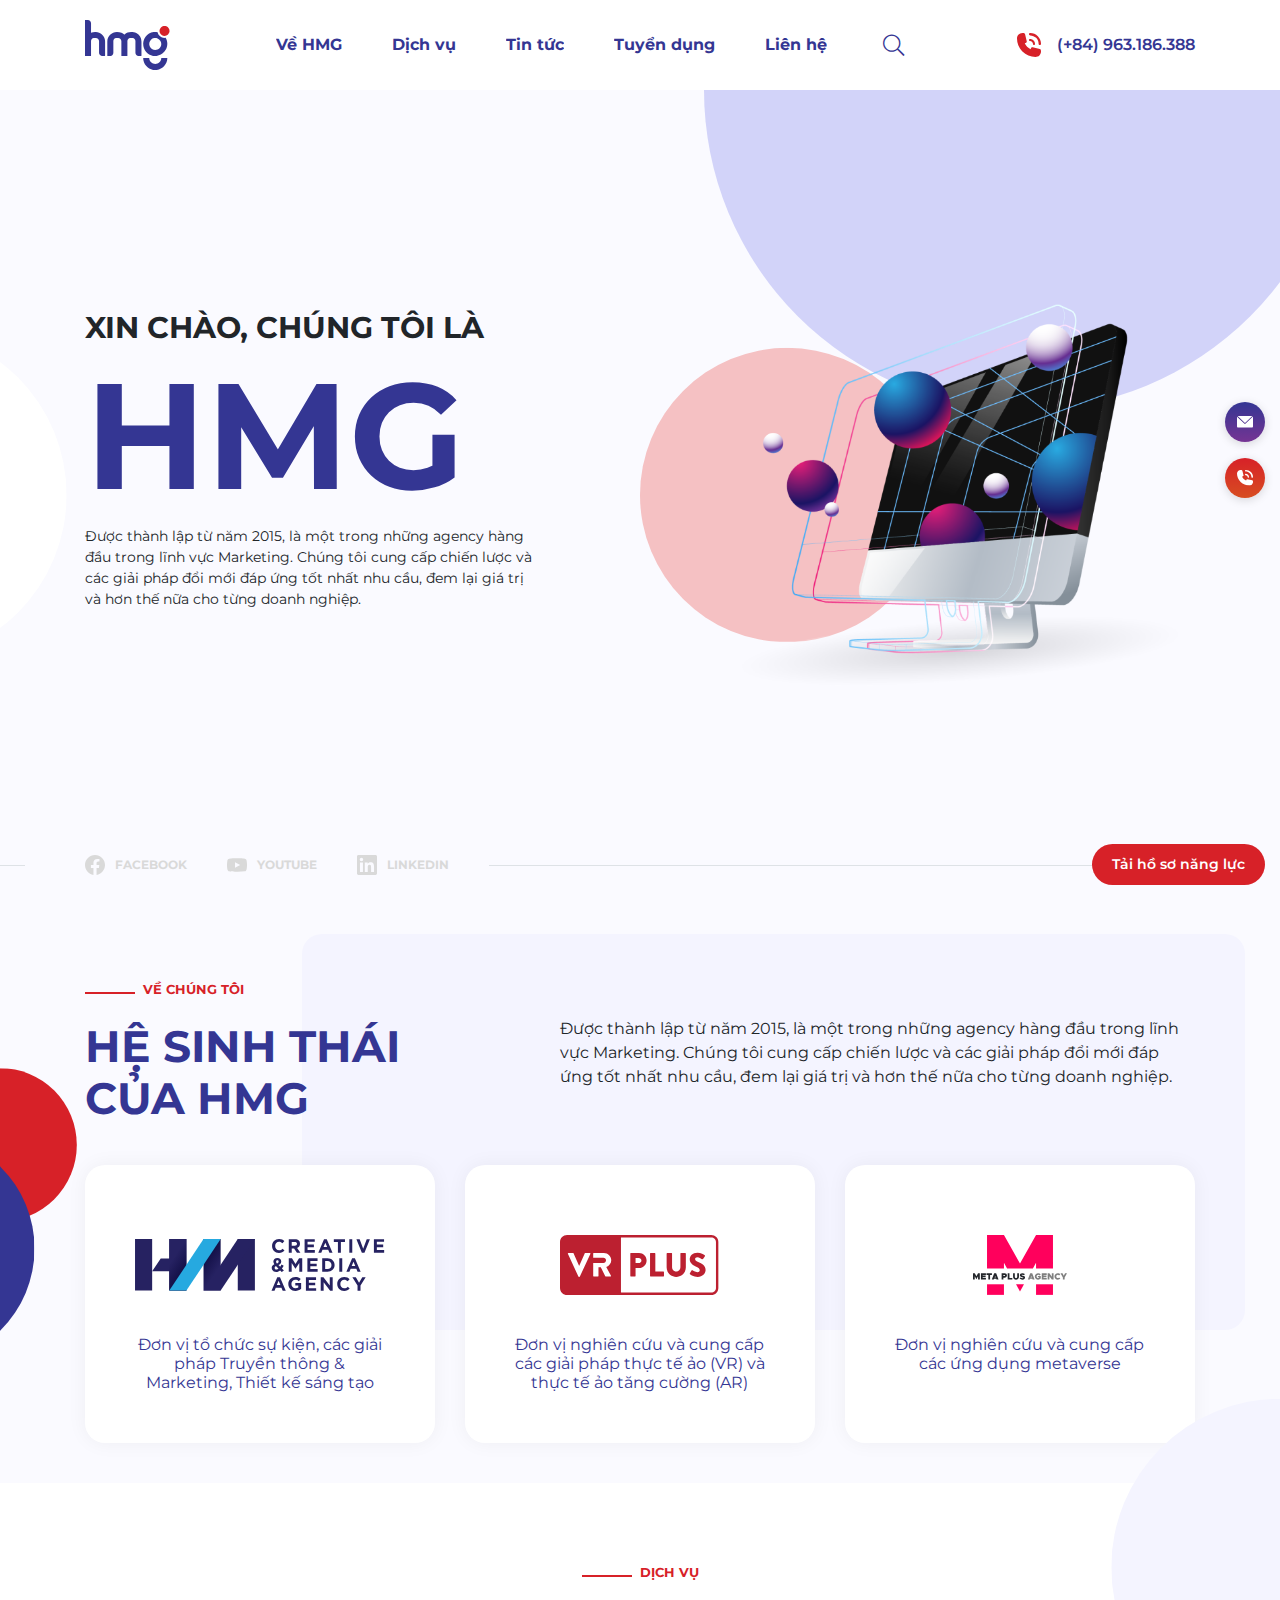
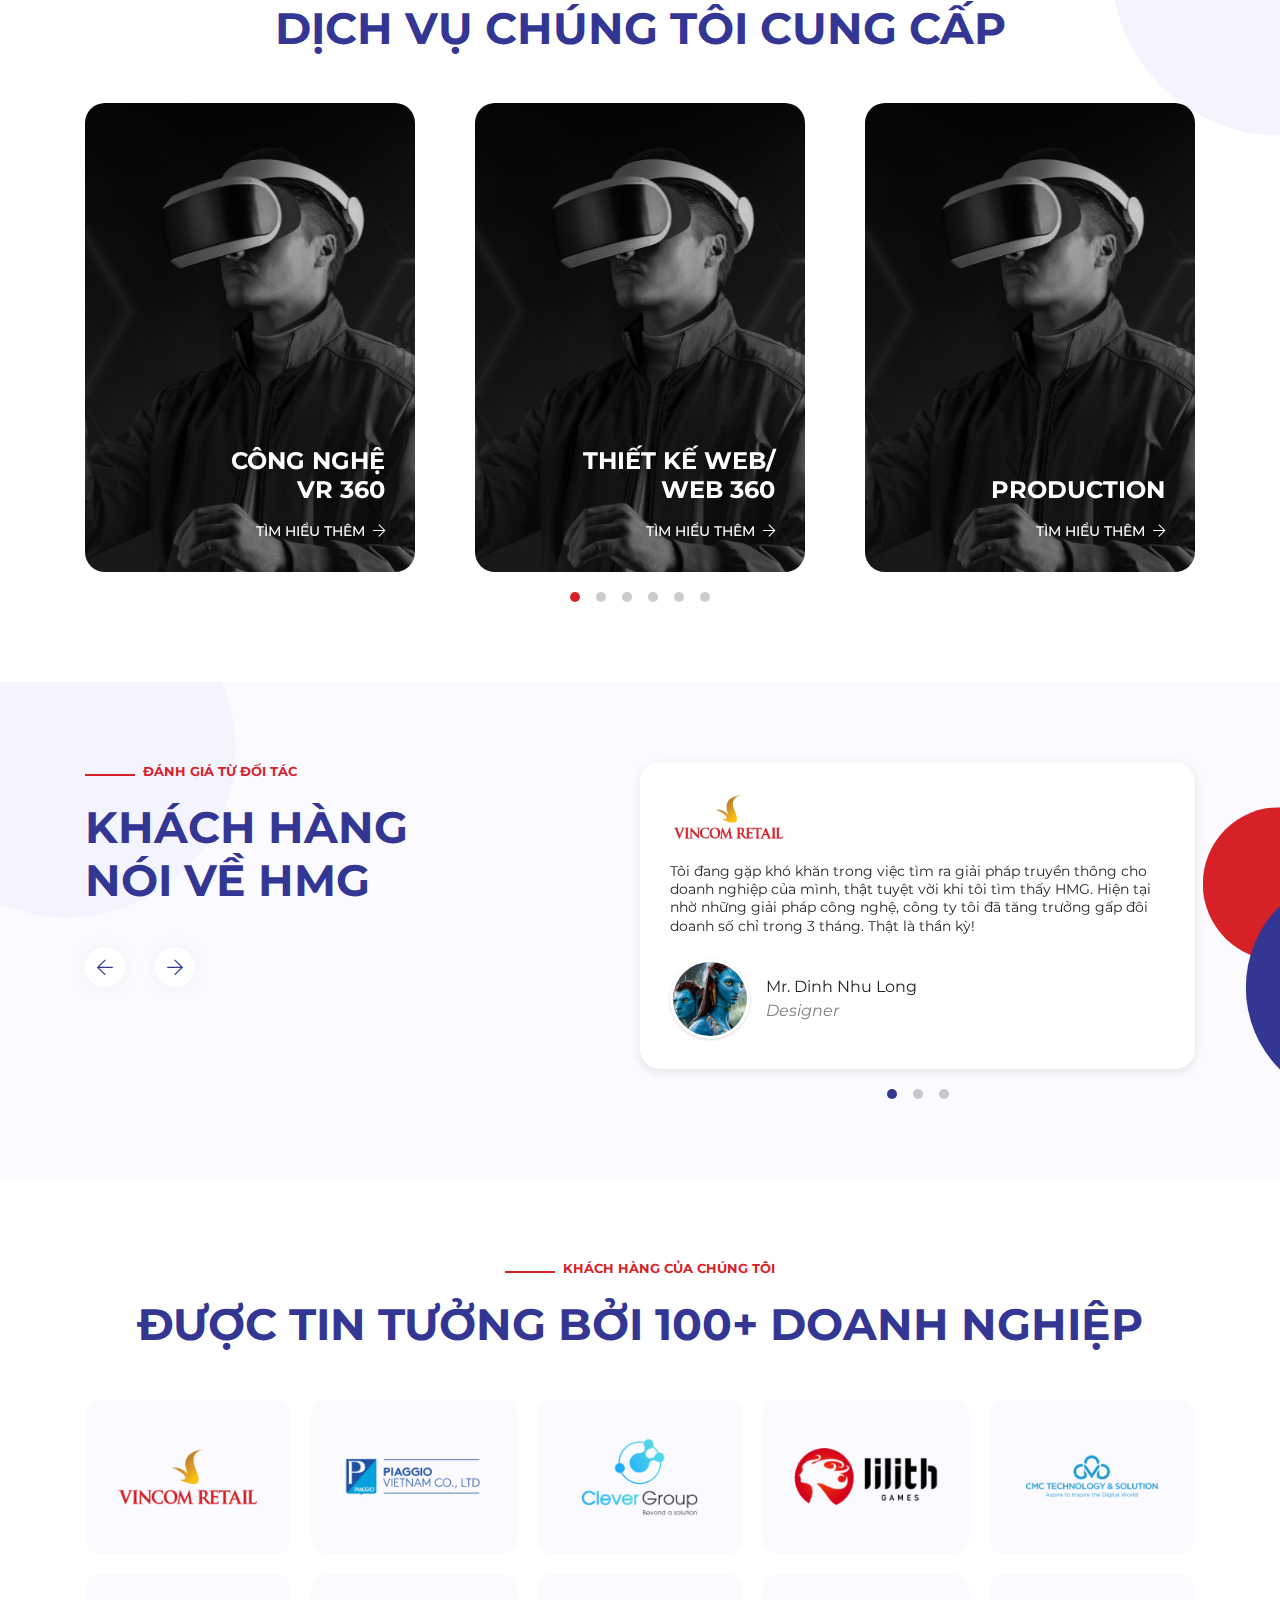
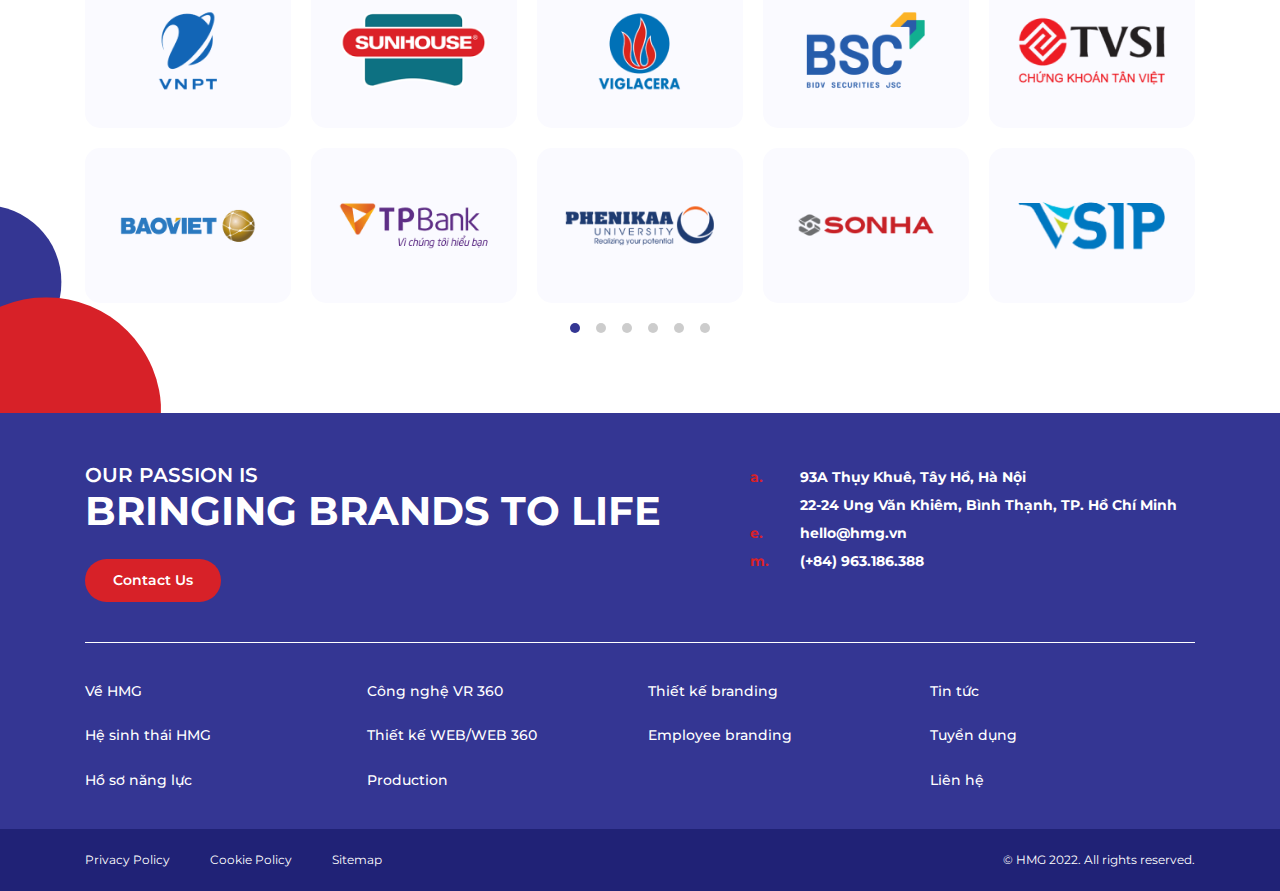
<file: index.html>
<!DOCTYPE html>
<html lang="vi">
    <head>
        <title>Title</title>
        <meta charset="utf-8" />
        <meta name="description" content="Description" />
        <meta name="viewport" content="width=device-width, initial-scale=1, maximum-scale=1, user-scalable=no" />
        <!-- Styles-->
        <link rel="stylesheet" type="text/css" href="./css/libs.css" />
        <link rel="stylesheet" type="text/css" href="./vendor/fontawesome-pro/css/all.min.css" />
        <link rel="stylesheet" type="text/css" href="./css/app.css?v=1.3" />
        <!-- Scripts-->
        <script src="./js/libs.js?v=1.0" defer="defer"></script>
        <script src="./js/app.js?v=1.3" defer="defer"></script>
    </head>
    <body>
        <div class="page">
            <!-- header-->
            <header class="header">
                <div class="header__wrapper">
                    <div class="container-fluid">
                        <div class="header__inner"><a class="header__logo" href="./index.html"><img src="./images/logo.svg" alt="" /></a>
                            <div class="header__elements">
                                <section class="navbar js-navbar">
                                    <div class="navbar__backdrop js-navbar-toggle"></div>
                                    <div class="navbar__wrapper">
                                        <div class="navbar__header"><a class="navbar__logo" href="./index.html"><img src="./images/logo.svg" alt="" /></a>
                                            <button class="btn-toggle js-navbar-toggle ms-auto"></button>
                                        </div>
                                        <div class="navbar__body">
                                            <form class="search">
                                                <div class="input-group">
                                                    <input class="form-control" type="text" placeholder="Tìm kiếm..." />
                                                    <button class="input-group-text"><i class="far fa-search"></i></button>
                                                </div>
                                            </form>
                                            <ul class="menu menu-root">
                                                <li class="menu-item"><a class="menu-link" href="./index.html">Về HMG</a>
                                                </li>
                                                <li class="menu-item menu-item-group"><a class="menu-link" href="#!">Dịch vụ</a><span class="menu-toggle"></span>
                                                    <ul class="menu menu-sub">
                                                        <li class="menu-item"><a class="menu-link" href="./vr-360.html">Công nghệ VR 360</a>
                                                        </li>
                                                        <li class="menu-item"><a class="menu-link" href="./web-design.html">Thiết kế website</a>
                                                        </li>
                                                        <li class="menu-item"><a class="menu-link" href="./production.html">Production</a>
                                                        </li>
                                                        <li class="menu-item"><a class="menu-link" href="./branding.html">Branding</a>
                                                        </li>
                                                        <li class="menu-item menu-item-group"><a class="menu-link" href="./employer-branding.html">Employer Branding</a><span class="menu-toggle"></span>
                                                            <ul class="menu menu-sub menu-sub-2">
                                                                <li class="menu-item"><a class="menu-link" href="#!">Dropdown</a>
                                                                </li>
                                                                <li class="menu-item"><a class="menu-link" href="#!">Dropdown</a>
                                                                </li>
                                                                <li class="menu-item"><a class="menu-link" href="#!">Dropdown</a>
                                                                </li>
                                                            </ul>
                                                        </li>
                                                    </ul>
                                                </li>
                                                <li class="menu-item"><a class="menu-link" href="./news.html">Tin tức</a>
                                                </li>
                                                <li class="menu-item"><a class="menu-link" href="./recruit.html">Tuyển dụng</a>
                                                </li>
                                                <li class="menu-item"><a class="menu-link" href="./contact.html">Liên hệ</a>
                                                </li>
                                            </ul>
                                        </div>
                                    </div>
                                </section>
                                <button class="btn-search" type="button"><i class="fal fa-lg fa-search"></i></button>
                            </div><a class="btn-hotline" href="tel:(+84) 963.186.388"><img src="./images/icon-phone-call-red.svg" alt="" /><span class="ms-3">(+84) 963.186.388</span></a>
                            <button class="btn-toggle d-xl-none js-navbar-toggle ms-4"></button>
                        </div>
                    </div>
                </div>
            </header>
            <div class="page__content">
                <!-- main content-->
                <section class="banner">
                    <svg class="banner__circle-1" viewBox="0 0 100 100">
                        <circle cx="50" cy="50" r="50" fill="currentColor"></circle>
                    </svg>
                    <svg class="banner__circle-2" viewBox="0 0 100 100">
                        <circle cx="50" cy="50" r="50" fill="currentColor"></circle>
                    </svg>
                    <svg class="banner__circle-3" viewBox="0 0 100 100">
                        <circle cx="50" cy="50" r="50" fill="currentColor"></circle>
                    </svg><img class="banner__img" src="./images/banner-img.png" alt="">
                    <div class="container">
                        <div class="row">
                            <div class="col-lg-6">
                                <div class="banner__subtitle">XIN CHÀO, CHÚNG TÔI LÀ</div>
                                <div class="banner__title">HMG</div>
                                <div class="banner__desc">Được thành lập từ năm 2015, là một trong những agency hàng đầu trong lĩnh vực Marketing. Chúng tôi cung cấp chiến lược và các giải pháp đổi mới đáp ứng tốt nhất nhu cầu, đem lại giá trị và hơn thế nữa cho từng doanh nghiệp.</div>
                            </div>
                        </div>
                    </div>
                    <div class="banner__social">
                        <div class="container">
                            <nav class="n-social"><a class="n-social__item n-social__item--facebook" href="#!"><img class="n-social__icon" src="./images/icon-facebook.svg" alt=""><img class="n-social__icon-white" src="./images/icon-facebook-white.svg" alt=""><span>FACEBOOK</span></a><a class="n-social__item n-social__item--youtube" href="#!"><img class="n-social__icon" src="./images/icon-youtube.svg" alt=""><img class="n-social__icon-white" src="./images/icon-youtube-white.svg" alt=""><span>YOUTUBE</span></a><a class="n-social__item n-social__item--linkedin" href="#!"><img class="n-social__icon" src="./images/icon-linkedin.svg" alt=""><img class="n-social__icon-white" src="./images/icon-linkedin-white.svg" alt=""><span>LINKEDIN</span></a></nav>
                        </div>
                    </div>
                </section>
                <section class="section overflow-hidden bg-light pb-40">
                    <svg class="position-absolute top-50 start-0 text-danger" viewBox="0 0 100 100" style="z-index: -1; width: 12vw; transform: translate(-50%, -80%);">
                        <circle cx="50" cy="50" r="50" fill="currentColor"></circle>
                    </svg>
                    <svg class="position-absolute top-50 start-0 text-primary" viewBox="0 0 100 100" style="z-index: -1; width: 18vw; transform: translate(-85%, -25%);">
                        <circle cx="50" cy="50" r="50" fill="currentColor"></circle>
                    </svg>
                    <div class="container">
                        <div class="h-about">
                            <div class="h-about__bg"></div>
                            <div class="row g-30 align-items-center mb-30 mb-xl-40 mb-xxl-50">
                                <div class="col-lg-5">
                                    <div class="section__subtitle text-start"><span>VỀ CHÚNG TÔI</span></div>
                                    <h2 class="section__title text-start mb-0">HỆ SINH THÁI<br>CỦA HMG</h2>
                                </div>
                                <div class="col-lg-7">
                                    <div class="h-about__content">Được thành lập từ năm 2015, là một trong những agency hàng đầu trong lĩnh vực Marketing. Chúng tôi cung cấp chiến lược và các giải pháp đổi mới đáp ứng tốt nhất nhu cầu, đem lại giá trị và hơn thế nữa cho từng doanh nghiệp.</div>
                                </div>
                            </div>
                            <div class="row g-30">
                                <div class="col-lg-4"><a class="ecosystem" href="#!">
                                        <div class="ecosystem__frame"><img src="./images/logo-hmn.svg" alt="" /></div>
                                        <div class="ecosystem__desc">Đơn vị tổ chức sự kiện, các giải pháp Truyền thông &amp; Marketing, Thiết kế sáng tạo</div>
                                    </a>
                                </div>
                                <div class="col-lg-4"><a class="ecosystem" href="#!">
                                        <div class="ecosystem__frame"><img src="./images/logo-vr-plus.svg" alt="" /></div>
                                        <div class="ecosystem__desc">Đơn vị nghiên cứu và cung cấp các giải pháp thực tế ảo (VR) và thực tế ảo tăng cường (AR)</div>
                                    </a>
                                </div>
                                <div class="col-lg-4"><a class="ecosystem" href="#!">
                                        <div class="ecosystem__frame"><img src="./images/logo-meta-plus.svg" alt="" /></div>
                                        <div class="ecosystem__desc">Đơn vị nghiên cứu và cung cấp các ứng dụng metaverse</div>
                                    </a>
                                </div>
                            </div>
                        </div>
                    </div>
                </section>
                <section class="section">
                    <svg class="position-absolute top-0 end-0" viewBox="0 0 100 100" style="z-index: -1; width: 26.3vw; transform: translate(50%, -25%); color: #F4F4FF">
                        <circle cx="50" cy="50" r="50" fill="currentColor"></circle>
                    </svg>
                    <div class="container">
                        <div class="section__subtitle"><span>DỊCH VỤ</span></div>
                        <h2 class="section__title">DỊCH VỤ CHÚNG TÔI CUNG CẤP</h2>
                        <div class="service-slider">
                            <div class="service-slider__container swiper-container">
                                <div class="swiper-wrapper">
                                    <div class="swiper-slide"><a class="service" href="#!">
                                            <div class="service__frame"><img src="./images/service-1.png" alt="" /></div>
                                            <div class="service__background">
                                                <svg viewBox="0 0 100 100">
                                                    <circle cx="50" cy="50" r="50" fill="currentColor"></circle>
                                                </svg>
                                            </div>
                                            <div class="service__body">
                                                <div class="service__title">CÔNG NGHỆ<br />VR 360
                                                </div>
                                                <div class="service__link">Tìm hiểu thêm<i class="fal fa-arrow-right ms-2"></i></div>
                                            </div>
                                        </a>
                                    </div>
                                    <div class="swiper-slide"><a class="service" href="#!">
                                            <div class="service__frame"><img src="./images/service-1.png" alt="" /></div>
                                            <div class="service__background">
                                                <svg viewBox="0 0 100 100">
                                                    <circle cx="50" cy="50" r="50" fill="currentColor"></circle>
                                                </svg>
                                            </div>
                                            <div class="service__body">
                                                <div class="service__title">THIẾT KẾ WEB/<br />WEB 360
                                                </div>
                                                <div class="service__link">Tìm hiểu thêm<i class="fal fa-arrow-right ms-2"></i></div>
                                            </div>
                                        </a>
                                    </div>
                                    <div class="swiper-slide"><a class="service" href="#!">
                                            <div class="service__frame"><img src="./images/service-1.png" alt="" /></div>
                                            <div class="service__background">
                                                <svg viewBox="0 0 100 100">
                                                    <circle cx="50" cy="50" r="50" fill="currentColor"></circle>
                                                </svg>
                                            </div>
                                            <div class="service__body">
                                                <div class="service__title">PRODUCTION
                                                </div>
                                                <div class="service__link">Tìm hiểu thêm<i class="fal fa-arrow-right ms-2"></i></div>
                                            </div>
                                        </a>
                                    </div>
                                    <div class="swiper-slide"><a class="service" href="#!">
                                            <div class="service__frame"><img src="./images/service-1.png" alt="" /></div>
                                            <div class="service__background">
                                                <svg viewBox="0 0 100 100">
                                                    <circle cx="50" cy="50" r="50" fill="currentColor"></circle>
                                                </svg>
                                            </div>
                                            <div class="service__body">
                                                <div class="service__title">PRODUCTION
                                                </div>
                                                <div class="service__link">Tìm hiểu thêm<i class="fal fa-arrow-right ms-2"></i></div>
                                            </div>
                                        </a>
                                    </div>
                                    <div class="swiper-slide"><a class="service" href="#!">
                                            <div class="service__frame"><img src="./images/service-1.png" alt="" /></div>
                                            <div class="service__background">
                                                <svg viewBox="0 0 100 100">
                                                    <circle cx="50" cy="50" r="50" fill="currentColor"></circle>
                                                </svg>
                                            </div>
                                            <div class="service__body">
                                                <div class="service__title">EMPLOYER<br />BRANDING
                                                </div>
                                                <div class="service__link">Tìm hiểu thêm<i class="fal fa-arrow-right ms-2"></i></div>
                                            </div>
                                        </a>
                                    </div>
                                    <div class="swiper-slide"><a class="service" href="#!">
                                            <div class="service__frame"><img src="./images/service-1.png" alt="" /></div>
                                            <div class="service__background">
                                                <svg viewBox="0 0 100 100">
                                                    <circle cx="50" cy="50" r="50" fill="currentColor"></circle>
                                                </svg>
                                            </div>
                                            <div class="service__body">
                                                <div class="service__title">CÔNG NGHỆ<br />VR 360
                                                </div>
                                                <div class="service__link">Tìm hiểu thêm<i class="fal fa-arrow-right ms-2"></i></div>
                                            </div>
                                        </a>
                                    </div>
                                </div>
                            </div>
                            <div class="service-slider__pagination"></div>
                        </div>
                    </div>
                </section>
                <section class="section overflow-hidden bg-light">
                    <svg class="position-absolute top-0 start-0" viewBox="0 0 100 100" style="z-index: -1; width: 26.3vw; transform: translate(-30%, -30%); color: #F4F4FF">
                        <circle cx="50" cy="50" r="50" fill="currentColor"></circle>
                    </svg>
                    <svg class="position-absolute top-50 end-0 text-danger" viewBox="0 0 100 100" style="z-index: -1; width: 12vw; transform: translate(50%, -80%);">
                        <circle cx="50" cy="50" r="50" fill="currentColor"></circle>
                    </svg>
                    <svg class="position-absolute top-50 end-0 text-primary" viewBox="0 0 100 100" style="z-index: -1; width: 18vw; transform: translate(85%, -25%);">
                        <circle cx="50" cy="50" r="50" fill="currentColor"></circle>
                    </svg>
                    <div class="container">
                        <div class="review-slider">
                            <div class="row g-0">
                                <div class="col-lg-6 mb-30 mb-lg-0">
                                    <div class="section__subtitle text-start"><span>ĐÁNH GIÁ TỪ ĐỐI TÁC</span></div>
                                    <h2 class="section__title text-start mb-0">KHÁCH HÀNG<br>NÓI VỀ HMG</h2>
                                    <div class="review-slider__nav">
                                        <div class="review-slider__prev"><i class="fal fa-arrow-left"></i></div>
                                        <div class="review-slider__next"><i class="fal fa-arrow-right"></i></div>
                                    </div>
                                </div>
                                <div class="col-lg-6">
                                    <div class="review-slider__body">
                                        <div class="swiper-container review-slider__container">
                                            <div class="swiper-wrapper">
                                                <div class="swiper-slide">
                                                    <div class="review">
                                                        <div><img class="review__logo" src="./images/partner-1.png" alt="" /></div>
                                                        <div class="review__content">Tôi đang gặp khó khăn trong việc tìm ra giải pháp truyền thông cho doanh nghiệp của mình, thật tuyệt vời khi tôi tìm thấy HMG. Hiện tại nhờ những giải pháp công nghệ, công ty tôi đã tăng trưởng gấp đôi doanh số chỉ trong 3 tháng. Thật là thần kỳ!</div>
                                                        <div class="mt-auto">
                                                            <div class="row align-items-center g-3 g-xxl-30">
                                                                <div class="col-auto">
                                                                    <div class="review__avatar"><img src="./images/avatar.jpg" alt="" /></div>
                                                                </div>
                                                                <div class="col">
                                                                    <div class="review__name">Mr. Dinh Nhu Long</div>
                                                                    <div class="review__pos">Designer</div>
                                                                </div>
                                                            </div>
                                                        </div>
                                                    </div>
                                                </div>
                                                <div class="swiper-slide">
                                                    <div class="review">
                                                        <div><img class="review__logo" src="./images/partner-1.png" alt="" /></div>
                                                        <div class="review__content">Tôi đang gặp khó khăn trong việc tìm ra giải pháp truyền thông cho doanh nghiệp của mình, thật tuyệt vời khi tôi tìm thấy HMG. Hiện tại nhờ những giải pháp công nghệ, công ty tôi đã tăng trưởng gấp đôi doanh số chỉ trong 3 tháng. Thật là thần kỳ!</div>
                                                        <div class="mt-auto">
                                                            <div class="row align-items-center g-3 g-xxl-30">
                                                                <div class="col-auto">
                                                                    <div class="review__avatar"><img src="./images/avatar.jpg" alt="" /></div>
                                                                </div>
                                                                <div class="col">
                                                                    <div class="review__name">Mr. Dinh Nhu Long</div>
                                                                    <div class="review__pos">Designer</div>
                                                                </div>
                                                            </div>
                                                        </div>
                                                    </div>
                                                </div>
                                                <div class="swiper-slide">
                                                    <div class="review">
                                                        <div><img class="review__logo" src="./images/partner-1.png" alt="" /></div>
                                                        <div class="review__content">Tôi đang gặp khó khăn trong việc tìm ra giải pháp truyền thông cho doanh nghiệp của mình, thật tuyệt vời khi tôi tìm thấy HMG. Hiện tại nhờ những giải pháp công nghệ, công ty tôi đã tăng trưởng gấp đôi doanh số chỉ trong 3 tháng. Thật là thần kỳ!</div>
                                                        <div class="mt-auto">
                                                            <div class="row align-items-center g-3 g-xxl-30">
                                                                <div class="col-auto">
                                                                    <div class="review__avatar"><img src="./images/avatar.jpg" alt="" /></div>
                                                                </div>
                                                                <div class="col">
                                                                    <div class="review__name">Mr. Dinh Nhu Long</div>
                                                                    <div class="review__pos">Designer</div>
                                                                </div>
                                                            </div>
                                                        </div>
                                                    </div>
                                                </div>
                                            </div>
                                        </div>
                                    </div>
                                    <div class="review-slider__pagination"></div>
                                </div>
                            </div>
                        </div>
                    </div>
                </section>
                <section class="section overflow-hidden">
                    <svg class="position-absolute bottom-0 start-0 text-primary" viewBox="0 0 100 100" style="z-index: -1; width: 12vw; transform: translate(-60%, -35%);">
                        <circle cx="50" cy="50" r="50" fill="currentColor"></circle>
                    </svg>
                    <svg class="position-absolute bottom-0 start-0 text-danger" viewBox="0 0 100 100" style="z-index: -1; width: 18vw; transform: translate(-30%, 50%);">
                        <circle cx="50" cy="50" r="50" fill="currentColor"></circle>
                    </svg>
                    <div class="container">
                        <div class="section__subtitle"><span>KHÁCH HÀNG CỦA CHÚNG TÔI</span></div>
                        <h2 class="section__title">ĐƯỢC TIN TƯỞNG BỞI 100+ DOANH NGHIỆP</h2>
                        <div class="partner-slider">
                            <div class="partner-slider__container swiper-container">
                                <div class="swiper-wrapper">
                                    <div class="swiper-slide"><a class="partner" href="#!"><img src="./images/partner-1.png" alt="" /></a></div>
                                    <div class="swiper-slide"><a class="partner" href="#!"><img src="./images/partner-2.png" alt="" /></a></div>
                                    <div class="swiper-slide"><a class="partner" href="#!"><img src="./images/partner-3.png" alt="" /></a></div>
                                    <div class="swiper-slide"><a class="partner" href="#!"><img src="./images/partner-4.png" alt="" /></a></div>
                                    <div class="swiper-slide"><a class="partner" href="#!"><img src="./images/partner-5.png" alt="" /></a></div>
                                    <div class="swiper-slide"><a class="partner" href="#!"><img src="./images/partner-6.png" alt="" /></a></div>
                                    <div class="swiper-slide"><a class="partner" href="#!"><img src="./images/partner-7.png" alt="" /></a></div>
                                    <div class="swiper-slide"><a class="partner" href="#!"><img src="./images/partner-8.png" alt="" /></a></div>
                                    <div class="swiper-slide"><a class="partner" href="#!"><img src="./images/partner-9.png" alt="" /></a></div>
                                    <div class="swiper-slide"><a class="partner" href="#!"><img src="./images/partner-10.png" alt="" /></a></div>
                                    <div class="swiper-slide"><a class="partner" href="#!"><img src="./images/partner-11.png" alt="" /></a></div>
                                    <div class="swiper-slide"><a class="partner" href="#!"><img src="./images/partner-12.png" alt="" /></a></div>
                                    <div class="swiper-slide"><a class="partner" href="#!"><img src="./images/partner-13.png" alt="" /></a></div>
                                    <div class="swiper-slide"><a class="partner" href="#!"><img src="./images/partner-14.png" alt="" /></a></div>
                                    <div class="swiper-slide"><a class="partner" href="#!"><img src="./images/partner-15.png" alt="" /></a></div>
                                    <div class="swiper-slide"><a class="partner" href="#!"><img src="./images/partner-1.png" alt="" /></a></div>
                                    <div class="swiper-slide"><a class="partner" href="#!"><img src="./images/partner-2.png" alt="" /></a></div>
                                    <div class="swiper-slide"><a class="partner" href="#!"><img src="./images/partner-3.png" alt="" /></a></div>
                                    <div class="swiper-slide"><a class="partner" href="#!"><img src="./images/partner-4.png" alt="" /></a></div>
                                    <div class="swiper-slide"><a class="partner" href="#!"><img src="./images/partner-5.png" alt="" /></a></div>
                                    <div class="swiper-slide"><a class="partner" href="#!"><img src="./images/partner-6.png" alt="" /></a></div>
                                    <div class="swiper-slide"><a class="partner" href="#!"><img src="./images/partner-7.png" alt="" /></a></div>
                                    <div class="swiper-slide"><a class="partner" href="#!"><img src="./images/partner-8.png" alt="" /></a></div>
                                    <div class="swiper-slide"><a class="partner" href="#!"><img src="./images/partner-9.png" alt="" /></a></div>
                                    <div class="swiper-slide"><a class="partner" href="#!"><img src="./images/partner-10.png" alt="" /></a></div>
                                    <div class="swiper-slide"><a class="partner" href="#!"><img src="./images/partner-11.png" alt="" /></a></div>
                                    <div class="swiper-slide"><a class="partner" href="#!"><img src="./images/partner-12.png" alt="" /></a></div>
                                    <div class="swiper-slide"><a class="partner" href="#!"><img src="./images/partner-13.png" alt="" /></a></div>
                                    <div class="swiper-slide"><a class="partner" href="#!"><img src="./images/partner-14.png" alt="" /></a></div>
                                    <div class="swiper-slide"><a class="partner" href="#!"><img src="./images/partner-15.png" alt="" /></a></div>
                                </div>
                            </div>
                            <div class="partner-slider__pagination"></div>
                        </div>
                    </div>
                </section>
            </div>
            <!-- footer-->
            <footer class="footer">
                <div class="container-fluid">
                    <div class="row gx-xxl-80 gy-30">
                        <div class="col-lg-7">
                            <div class="footer__name">OUR PASSION IS<br /><strong>BRINGING BRANDS TO LIFE</strong></div>
                            <div class="mt-4 mt-xxl-40"><a class="n-btn n-btn--lg" href="./contact.html">Contact Us</a></div>
                        </div>
                        <div class="col-lg-5">
                            <div class="f-contact">
                                <div class="f-contact__item">
                                    <div class="row g-0">
                                        <div class="col-auto f-contact__label">a.</div>
                                        <div class="col">93A Thụy Khuê, Tây Hồ, Hà Nội<br />22-24 Ung Văn Khiêm, Bình Thạnh, TP. Hồ Chí Minh</div>
                                    </div>
                                </div>
                                <div class="f-contact__item">
                                    <div class="row g-0">
                                        <div class="col-auto f-contact__label">e.</div>
                                        <div class="col"><a href="mailto:hello@hmg.vn">hello@hmg.vn</a></div>
                                    </div>
                                </div>
                                <div class="f-contact__item">
                                    <div class="row g-0">
                                        <div class="col-auto f-contact__label">m.</div>
                                        <div class="col"><a href="tel:(+84) 963.186.388">(+84) 963.186.388</a></div>
                                    </div>
                                </div>
                            </div>
                        </div>
                    </div>
                    <div class="border-top border-white my-30 my-xl-40 my-xxl-50"></div>
                    <div class="row g-3">
                        <div class="col-6 col-lg-3">
                            <ul class="f-menu">
                                <li><a href="#!">Về HMG</a></li>
                                <li><a href="#!">Hệ sinh thái HMG</a></li>
                                <li><a href="#!">Hồ sơ năng lực</a></li>
                            </ul>
                        </div>
                        <div class="col-6 col-lg-3">
                            <ul class="f-menu">
                                <li><a href="#!">Công nghệ VR 360</a></li>
                                <li><a href="#!">Thiết kế WEB/WEB 360</a></li>
                                <li><a href="#!">Production</a></li>
                            </ul>
                        </div>
                        <div class="col-6 col-lg-3">
                            <ul class="f-menu">
                                <li><a href="#!">Thiết kế branding</a></li>
                                <li><a href="#!">Employee branding</a></li>
                            </ul>
                        </div>
                        <div class="col-6 col-lg-3">
                            <ul class="f-menu">
                                <li><a href="#!">Tin tức</a></li>
                                <li><a href="#!">Tuyển dụng</a></li>
                                <li><a href="#!">Liên hệ</a></li>
                            </ul>
                        </div>
                    </div>
                </div>
                <div class="footer__end mt-30 mt-xl-40 mt-xxl-60">
                    <div class="container-fluid">
                        <div class="row align-items-center justify-content-between g-2">
                            <div class="col-auto">
                                <nav class="f-nav"><a href="#!">Privacy Policy</a><a href="#!">Cookie Policy</a><a href="#!">Sitemap</a>
                                </nav>
                            </div>
                            <div class="col-auto">
                                <div class="footer__copyright">© HMG 2022. All rights reserved.</div>
                            </div>
                        </div>
                    </div>
                </div>
            </footer>
        </div>
        <!-- modals + sticky widgets-->
        <nav class="sticky-btns"><a class="sticky-btns__item" href="#!"><img src="./images/icon-envelope-white.svg" alt="" /></a><a class="sticky-btns__item sticky-btns__item--red" href="#!"><img src="./images/icon-phone-call-white.svg" alt="" /></a></nav><a class="btn-download n-btn" href="#!">Tải hồ sơ năng lực</a>
        <div class="md-pricing modal fade" tabindex="-1">
            <div class="modal-dialog modal-dialog-centered">
                <div class="modal-content">
                    <div class="modal-body">
                        <button class="btn-close" type="button" data-bs-dismiss="modal"></button>
                        <form class="contact-form" action="#!">
                            <div class="md-pricing__title">Yêu cầu báo giá</div>
                            <input class="form-control mb-3 mb-xxl-4" type="text" placeholder="Họ và tên" />
                            <input class="form-control mb-3 mb-xxl-4" type="text" placeholder="Địa chỉ email" />
                            <input class="form-control mb-3 mb-xxl-4" type="text" placeholder="[Tên Công ty]_YCBG [Tên dịch Vụ]" />
                            <textarea class="form-control mb-3 mb-xxl-4" rows="6" placeholder="Nội dung yêu cầu"></textarea>
                            <div class="text-end">
                                <button class="n-btn n-btn--md" type="submit">Gửi yêu cầu</button>
                            </div>
                        </form>
                    </div>
                </div>
            </div>
        </div>
    </body>
</html>
</file>
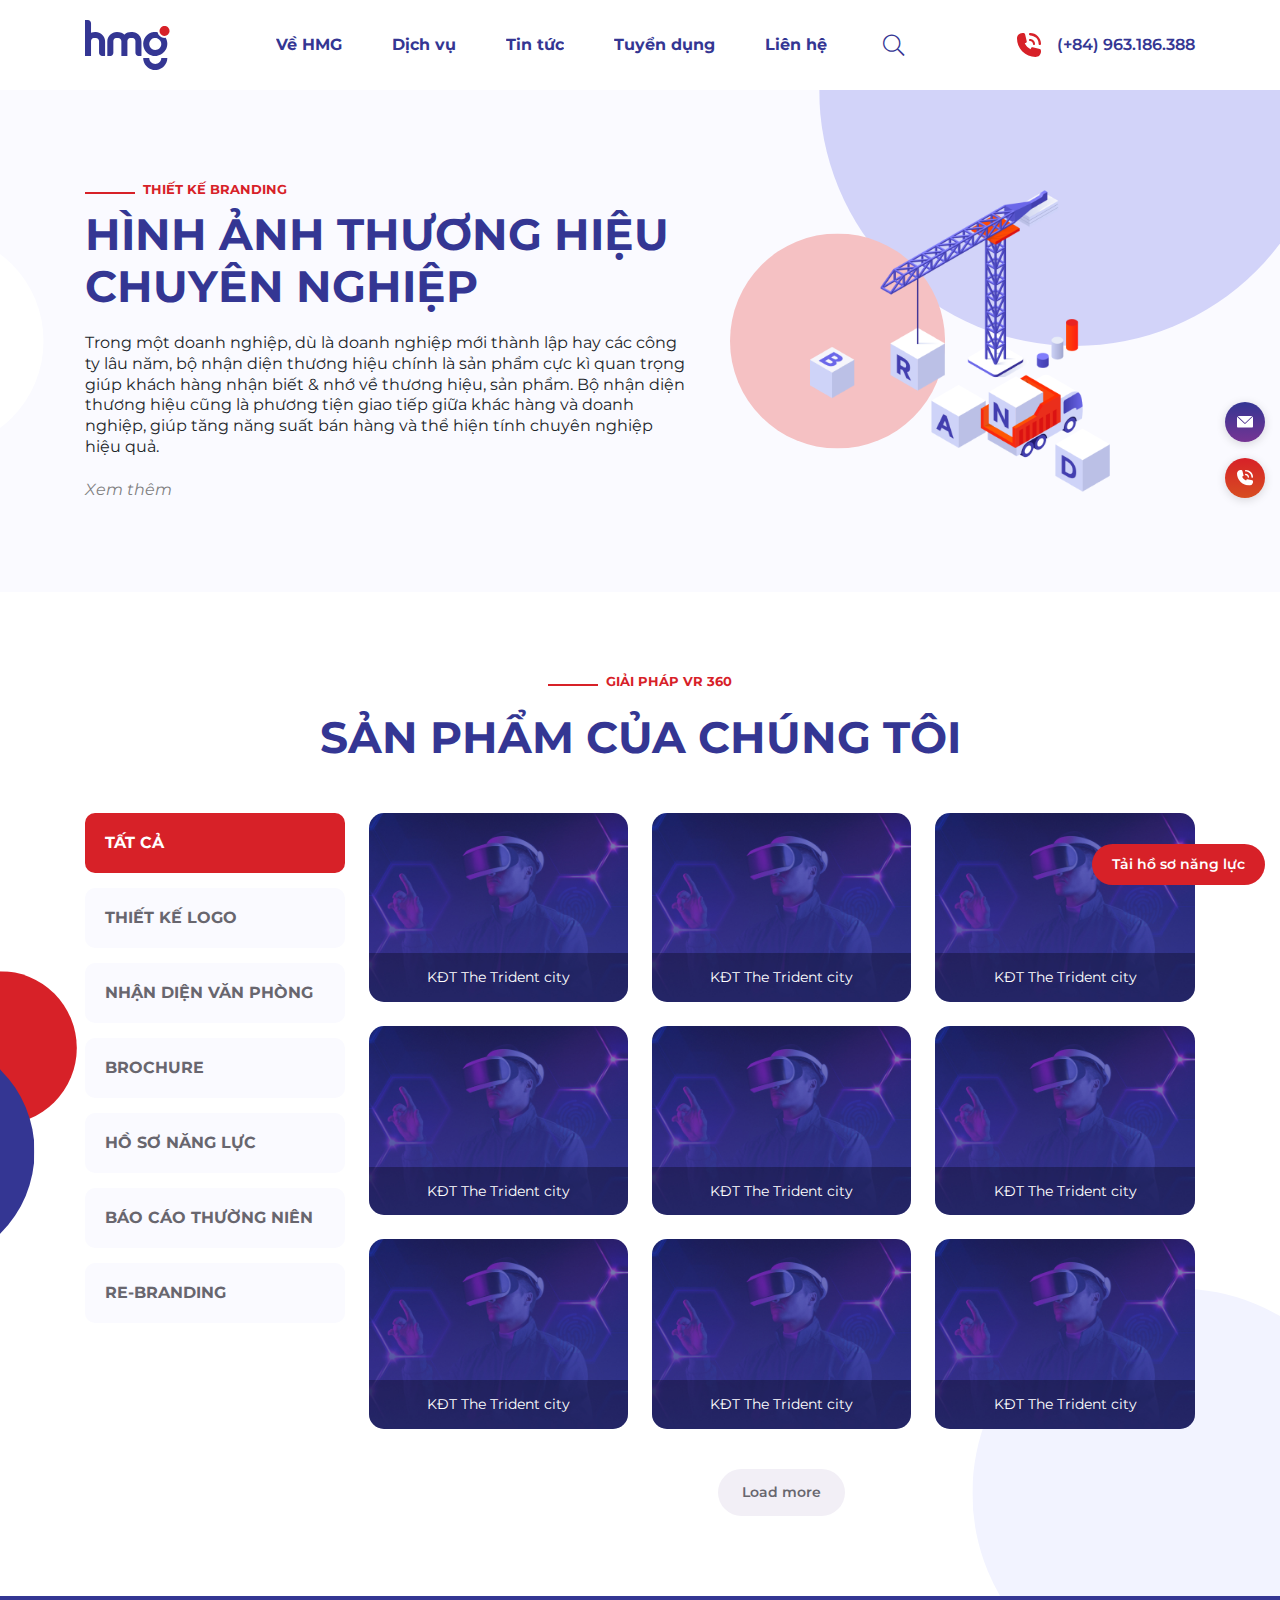
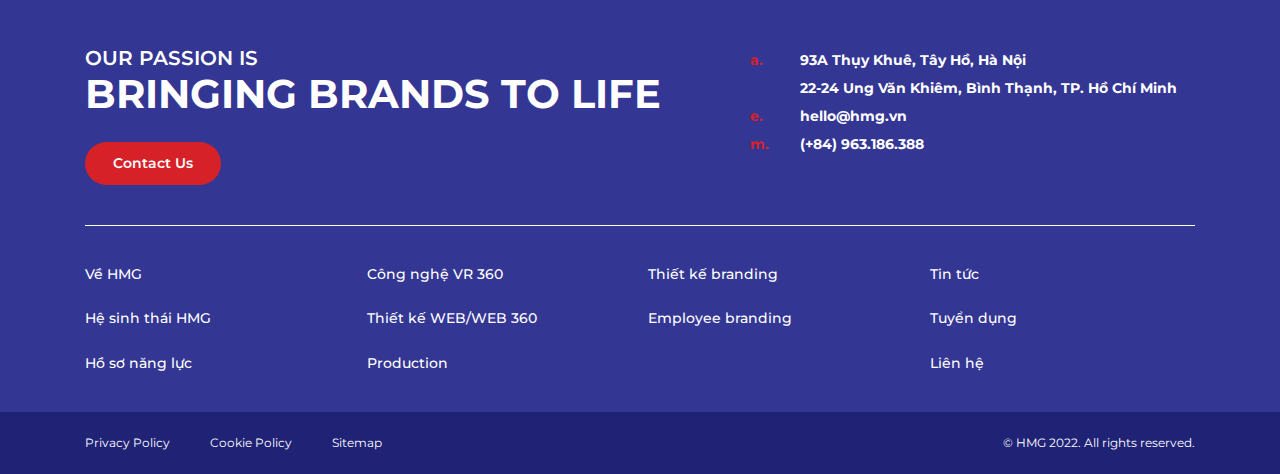
<file: branding.html>
<!DOCTYPE html>
<html lang="vi">
    <head>
        <title>Title</title>
        <meta charset="utf-8" />
        <meta name="description" content="Description" />
        <meta name="viewport" content="width=device-width, initial-scale=1, maximum-scale=1, user-scalable=no" />
        <!-- Styles-->
        <link rel="stylesheet" type="text/css" href="./css/libs.css" />
        <link rel="stylesheet" type="text/css" href="./vendor/fontawesome-pro/css/all.min.css" />
        <link rel="stylesheet" type="text/css" href="./css/app.css?v=1.3" />
        <!-- Scripts-->
        <script src="./js/libs.js?v=1.0" defer="defer"></script>
        <script src="./js/app.js?v=1.3" defer="defer"></script>
    </head>
    <body>
        <div class="page">
            <!-- header-->
            <header class="header">
                <div class="header__wrapper">
                    <div class="container-fluid">
                        <div class="header__inner"><a class="header__logo" href="./index.html"><img src="./images/logo.svg" alt="" /></a>
                            <div class="header__elements">
                                <section class="navbar js-navbar">
                                    <div class="navbar__backdrop js-navbar-toggle"></div>
                                    <div class="navbar__wrapper">
                                        <div class="navbar__header"><a class="navbar__logo" href="./index.html"><img src="./images/logo.svg" alt="" /></a>
                                            <button class="btn-toggle js-navbar-toggle ms-auto"></button>
                                        </div>
                                        <div class="navbar__body">
                                            <form class="search">
                                                <div class="input-group">
                                                    <input class="form-control" type="text" placeholder="Tìm kiếm..." />
                                                    <button class="input-group-text"><i class="far fa-search"></i></button>
                                                </div>
                                            </form>
                                            <ul class="menu menu-root">
                                                <li class="menu-item"><a class="menu-link" href="./index.html">Về HMG</a>
                                                </li>
                                                <li class="menu-item menu-item-group"><a class="menu-link" href="#!">Dịch vụ</a><span class="menu-toggle"></span>
                                                    <ul class="menu menu-sub">
                                                        <li class="menu-item"><a class="menu-link" href="./vr-360.html">Công nghệ VR 360</a>
                                                        </li>
                                                        <li class="menu-item"><a class="menu-link" href="./web-design.html">Thiết kế website</a>
                                                        </li>
                                                        <li class="menu-item"><a class="menu-link" href="./production.html">Production</a>
                                                        </li>
                                                        <li class="menu-item"><a class="menu-link" href="./branding.html">Branding</a>
                                                        </li>
                                                        <li class="menu-item menu-item-group"><a class="menu-link" href="./employer-branding.html">Employer Branding</a><span class="menu-toggle"></span>
                                                            <ul class="menu menu-sub menu-sub-2">
                                                                <li class="menu-item"><a class="menu-link" href="#!">Dropdown</a>
                                                                </li>
                                                                <li class="menu-item"><a class="menu-link" href="#!">Dropdown</a>
                                                                </li>
                                                                <li class="menu-item"><a class="menu-link" href="#!">Dropdown</a>
                                                                </li>
                                                            </ul>
                                                        </li>
                                                    </ul>
                                                </li>
                                                <li class="menu-item"><a class="menu-link" href="./news.html">Tin tức</a>
                                                </li>
                                                <li class="menu-item"><a class="menu-link" href="./recruit.html">Tuyển dụng</a>
                                                </li>
                                                <li class="menu-item"><a class="menu-link" href="./contact.html">Liên hệ</a>
                                                </li>
                                            </ul>
                                        </div>
                                    </div>
                                </section>
                                <button class="btn-search" type="button"><i class="fal fa-lg fa-search"></i></button>
                            </div><a class="btn-hotline" href="tel:(+84) 963.186.388"><img src="./images/icon-phone-call-red.svg" alt="" /><span class="ms-3">(+84) 963.186.388</span></a>
                            <button class="btn-toggle d-xl-none js-navbar-toggle ms-4"></button>
                        </div>
                    </div>
                </div>
            </header>
            <div class="page__content">
                <!-- main content-->
                <section class="section bg-light overflow-hidden banner-2">
                    <svg class="banner-2__circle-1" viewBox="0 0 100 100">
                        <circle cx="50" cy="50" r="50" fill="currentColor"></circle>
                    </svg>
                    <svg class="banner-2__circle-2" viewBox="0 0 100 100">
                        <circle cx="50" cy="50" r="50" fill="currentColor"></circle>
                    </svg>
                    <svg class="banner-2__circle-3" viewBox="0 0 100 100">
                        <circle cx="50" cy="50" r="50" fill="currentColor"></circle>
                    </svg><img class="banner-2__img" src="./images/branding.png" alt="">
                    <div class="container">
                        <div class="section__subtitle text-start mb-2"><span>THIẾT KẾ BRANDING</span></div>
                        <h2 class="section__title text-start mb-0">HÌNH ẢNH THƯƠNG HIỆU<br>CHUYÊN NGHIỆP</h2>
                        <div class="banner-2__desc mt-3 mt-lg-20">Trong một doanh nghiệp, dù là doanh nghiệp mới thành lập hay các công ty lâu năm, bộ nhận diện thương hiệu chính là sản phẩm cực kì quan trọng giúp khách hàng nhận biết & nhớ về thương hiệu, sản phẩm. Bộ nhận diện thương hiệu cũng là phương tiện giao tiếp giữa khác hàng và doanh nghiệp, giúp tăng năng suất bán hàng và thể hiện tính chuyên nghiệp hiệu quả.</div>
                        <div class="mt-3 mt-lg-20"><a class="banner-2__link" href="#!">Xem thêm</a></div>
                    </div>
                </section>
                <section class="section overflow-hidden">
                    <svg class="position-absolute top-50 start-0 text-danger" viewBox="0 0 100 100" style="z-index: -1; width: 12vw; transform: translate(-50%, -80%);">
                        <circle cx="50" cy="50" r="50" fill="currentColor"></circle>
                    </svg>
                    <svg class="position-absolute top-50 start-0 text-primary" viewBox="0 0 100 100" style="z-index: -1; width: 18vw; transform: translate(-85%, -25%);">
                        <circle cx="50" cy="50" r="50" fill="currentColor"></circle>
                    </svg>
                    <svg class="position-absolute bottom-0 end-0" viewBox="0 0 100 100" style="z-index: -1; width: 32vw; transform: translate(25%, 25%); color: #F2F3FF;">
                        <circle cx="50" cy="50" r="50" fill="currentColor"></circle>
                    </svg>
                    <div class="container">
                        <div class="section__subtitle"><span>GIẢI PHÁP VR 360</span></div>
                        <h2 class="section__title">SẢN PHẨM CỦA CHÚNG TÔI</h2>
                        <div class="row g-4 g-xxl-60">
                            <div class="col-lg-9 order-lg-1">
                                <div class="row g-3 g-xl-4">
                                    <div class="col-6 col-md-4"><a class="product" href="#!">
                                            <div class="product__frame"><img src="./images/product-1.jpg" alt="" /></div>
                                            <div class="product__overlay">
                                                <div class="product__title">KĐT The Trident city</div>
                                            </div>
                                        </a>
                                    </div>
                                    <div class="col-6 col-md-4"><a class="product" href="#!">
                                            <div class="product__frame"><img src="./images/product-1.jpg" alt="" /></div>
                                            <div class="product__overlay">
                                                <div class="product__title">KĐT The Trident city</div>
                                            </div>
                                        </a>
                                    </div>
                                    <div class="col-6 col-md-4"><a class="product" href="#!">
                                            <div class="product__frame"><img src="./images/product-1.jpg" alt="" /></div>
                                            <div class="product__overlay">
                                                <div class="product__title">KĐT The Trident city</div>
                                            </div>
                                        </a>
                                    </div>
                                    <div class="col-6 col-md-4"><a class="product" href="#!">
                                            <div class="product__frame"><img src="./images/product-1.jpg" alt="" /></div>
                                            <div class="product__overlay">
                                                <div class="product__title">KĐT The Trident city</div>
                                            </div>
                                        </a>
                                    </div>
                                    <div class="col-6 col-md-4"><a class="product" href="#!">
                                            <div class="product__frame"><img src="./images/product-1.jpg" alt="" /></div>
                                            <div class="product__overlay">
                                                <div class="product__title">KĐT The Trident city</div>
                                            </div>
                                        </a>
                                    </div>
                                    <div class="col-6 col-md-4"><a class="product" href="#!">
                                            <div class="product__frame"><img src="./images/product-1.jpg" alt="" /></div>
                                            <div class="product__overlay">
                                                <div class="product__title">KĐT The Trident city</div>
                                            </div>
                                        </a>
                                    </div>
                                    <div class="col-6 col-md-4"><a class="product" href="#!">
                                            <div class="product__frame"><img src="./images/product-1.jpg" alt="" /></div>
                                            <div class="product__overlay">
                                                <div class="product__title">KĐT The Trident city</div>
                                            </div>
                                        </a>
                                    </div>
                                    <div class="col-6 col-md-4"><a class="product" href="#!">
                                            <div class="product__frame"><img src="./images/product-1.jpg" alt="" /></div>
                                            <div class="product__overlay">
                                                <div class="product__title">KĐT The Trident city</div>
                                            </div>
                                        </a>
                                    </div>
                                    <div class="col-6 col-md-4"><a class="product" href="#!">
                                            <div class="product__frame"><img src="./images/product-1.jpg" alt="" /></div>
                                            <div class="product__overlay">
                                                <div class="product__title">KĐT The Trident city</div>
                                            </div>
                                        </a>
                                    </div>
                                </div>
                                <div class="mt-4 mt-xl-40 text-center"><a class="n-btn n-btn--light" href="#!">Load more</a></div>
                            </div>
                            <div class="col-lg-3">
                                <ul class="as-menu">
                                    <li><a class="active" href="#!">TẤT CẢ</a></li>
                                    <li><a href="#!">THIẾT KẾ LOGO</a></li>
                                    <li><a href="#!">NHẬN DIỆN VĂN PHÒNG</a></li>
                                    <li><a href="#!">BROCHURE</a></li>
                                    <li><a href="#!">HỒ SƠ NĂNG LỰC</a></li>
                                    <li><a href="#!">BÁO CÁO THƯỜNG NIÊN</a></li>
                                    <li><a href="#!">RE-BRANDING</a></li>
                                </ul>
                            </div>
                        </div>
                    </div>
                </section>
            </div>
            <!-- footer-->
            <footer class="footer">
                <div class="container-fluid">
                    <div class="row gx-xxl-80 gy-30">
                        <div class="col-lg-7">
                            <div class="footer__name">OUR PASSION IS<br /><strong>BRINGING BRANDS TO LIFE</strong></div>
                            <div class="mt-4 mt-xxl-40"><a class="n-btn n-btn--lg" href="./contact.html">Contact Us</a></div>
                        </div>
                        <div class="col-lg-5">
                            <div class="f-contact">
                                <div class="f-contact__item">
                                    <div class="row g-0">
                                        <div class="col-auto f-contact__label">a.</div>
                                        <div class="col">93A Thụy Khuê, Tây Hồ, Hà Nội<br />22-24 Ung Văn Khiêm, Bình Thạnh, TP. Hồ Chí Minh</div>
                                    </div>
                                </div>
                                <div class="f-contact__item">
                                    <div class="row g-0">
                                        <div class="col-auto f-contact__label">e.</div>
                                        <div class="col"><a href="mailto:hello@hmg.vn">hello@hmg.vn</a></div>
                                    </div>
                                </div>
                                <div class="f-contact__item">
                                    <div class="row g-0">
                                        <div class="col-auto f-contact__label">m.</div>
                                        <div class="col"><a href="tel:(+84) 963.186.388">(+84) 963.186.388</a></div>
                                    </div>
                                </div>
                            </div>
                        </div>
                    </div>
                    <div class="border-top border-white my-30 my-xl-40 my-xxl-50"></div>
                    <div class="row g-3">
                        <div class="col-6 col-lg-3">
                            <ul class="f-menu">
                                <li><a href="#!">Về HMG</a></li>
                                <li><a href="#!">Hệ sinh thái HMG</a></li>
                                <li><a href="#!">Hồ sơ năng lực</a></li>
                            </ul>
                        </div>
                        <div class="col-6 col-lg-3">
                            <ul class="f-menu">
                                <li><a href="#!">Công nghệ VR 360</a></li>
                                <li><a href="#!">Thiết kế WEB/WEB 360</a></li>
                                <li><a href="#!">Production</a></li>
                            </ul>
                        </div>
                        <div class="col-6 col-lg-3">
                            <ul class="f-menu">
                                <li><a href="#!">Thiết kế branding</a></li>
                                <li><a href="#!">Employee branding</a></li>
                            </ul>
                        </div>
                        <div class="col-6 col-lg-3">
                            <ul class="f-menu">
                                <li><a href="#!">Tin tức</a></li>
                                <li><a href="#!">Tuyển dụng</a></li>
                                <li><a href="#!">Liên hệ</a></li>
                            </ul>
                        </div>
                    </div>
                </div>
                <div class="footer__end mt-30 mt-xl-40 mt-xxl-60">
                    <div class="container-fluid">
                        <div class="row align-items-center justify-content-between g-2">
                            <div class="col-auto">
                                <nav class="f-nav"><a href="#!">Privacy Policy</a><a href="#!">Cookie Policy</a><a href="#!">Sitemap</a>
                                </nav>
                            </div>
                            <div class="col-auto">
                                <div class="footer__copyright">© HMG 2022. All rights reserved.</div>
                            </div>
                        </div>
                    </div>
                </div>
            </footer>
        </div>
        <!-- modals + sticky widgets-->
        <nav class="sticky-btns"><a class="sticky-btns__item" href="#!"><img src="./images/icon-envelope-white.svg" alt="" /></a><a class="sticky-btns__item sticky-btns__item--red" href="#!"><img src="./images/icon-phone-call-white.svg" alt="" /></a></nav><a class="btn-download n-btn" href="#!">Tải hồ sơ năng lực</a>
        <div class="md-pricing modal fade" tabindex="-1">
            <div class="modal-dialog modal-dialog-centered">
                <div class="modal-content">
                    <div class="modal-body">
                        <button class="btn-close" type="button" data-bs-dismiss="modal"></button>
                        <form class="contact-form" action="#!">
                            <div class="md-pricing__title">Yêu cầu báo giá</div>
                            <input class="form-control mb-3 mb-xxl-4" type="text" placeholder="Họ và tên" />
                            <input class="form-control mb-3 mb-xxl-4" type="text" placeholder="Địa chỉ email" />
                            <input class="form-control mb-3 mb-xxl-4" type="text" placeholder="[Tên Công ty]_YCBG [Tên dịch Vụ]" />
                            <textarea class="form-control mb-3 mb-xxl-4" rows="6" placeholder="Nội dung yêu cầu"></textarea>
                            <div class="text-end">
                                <button class="n-btn n-btn--md" type="submit">Gửi yêu cầu</button>
                            </div>
                        </form>
                    </div>
                </div>
            </div>
        </div>
    </body>
</html>
</file>
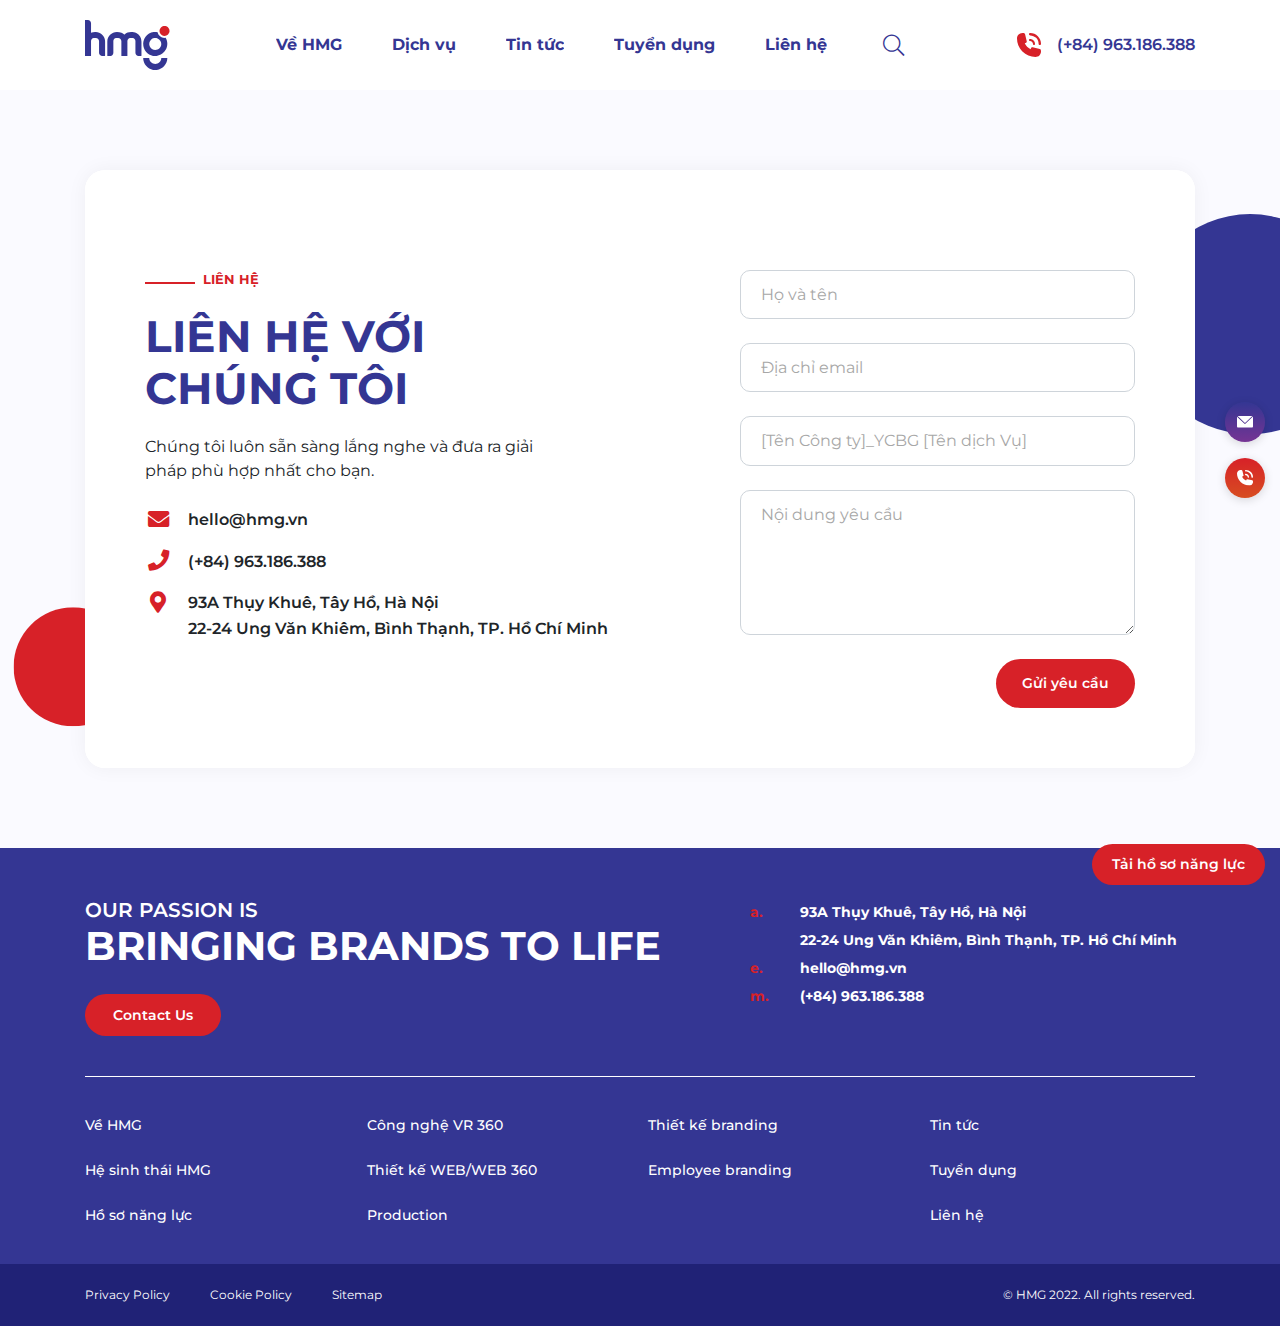
<file: contact.html>
<!DOCTYPE html>
<html lang="vi">
    <head>
        <title>Title</title>
        <meta charset="utf-8" />
        <meta name="description" content="Description" />
        <meta name="viewport" content="width=device-width, initial-scale=1, maximum-scale=1, user-scalable=no" />
        <!-- Styles-->
        <link rel="stylesheet" type="text/css" href="./css/libs.css" />
        <link rel="stylesheet" type="text/css" href="./vendor/fontawesome-pro/css/all.min.css" />
        <link rel="stylesheet" type="text/css" href="./css/app.css?v=1.3" />
        <!-- Scripts-->
        <script src="./js/libs.js?v=1.0" defer="defer"></script>
        <script src="./js/app.js?v=1.3" defer="defer"></script>
    </head>
    <body>
        <div class="page">
            <!-- header-->
            <header class="header">
                <div class="header__wrapper">
                    <div class="container-fluid">
                        <div class="header__inner"><a class="header__logo" href="./index.html"><img src="./images/logo.svg" alt="" /></a>
                            <div class="header__elements">
                                <section class="navbar js-navbar">
                                    <div class="navbar__backdrop js-navbar-toggle"></div>
                                    <div class="navbar__wrapper">
                                        <div class="navbar__header"><a class="navbar__logo" href="./index.html"><img src="./images/logo.svg" alt="" /></a>
                                            <button class="btn-toggle js-navbar-toggle ms-auto"></button>
                                        </div>
                                        <div class="navbar__body">
                                            <form class="search">
                                                <div class="input-group">
                                                    <input class="form-control" type="text" placeholder="Tìm kiếm..." />
                                                    <button class="input-group-text"><i class="far fa-search"></i></button>
                                                </div>
                                            </form>
                                            <ul class="menu menu-root">
                                                <li class="menu-item"><a class="menu-link" href="./index.html">Về HMG</a>
                                                </li>
                                                <li class="menu-item menu-item-group"><a class="menu-link" href="#!">Dịch vụ</a><span class="menu-toggle"></span>
                                                    <ul class="menu menu-sub">
                                                        <li class="menu-item"><a class="menu-link" href="./vr-360.html">Công nghệ VR 360</a>
                                                        </li>
                                                        <li class="menu-item"><a class="menu-link" href="./web-design.html">Thiết kế website</a>
                                                        </li>
                                                        <li class="menu-item"><a class="menu-link" href="./production.html">Production</a>
                                                        </li>
                                                        <li class="menu-item"><a class="menu-link" href="./branding.html">Branding</a>
                                                        </li>
                                                        <li class="menu-item menu-item-group"><a class="menu-link" href="./employer-branding.html">Employer Branding</a><span class="menu-toggle"></span>
                                                            <ul class="menu menu-sub menu-sub-2">
                                                                <li class="menu-item"><a class="menu-link" href="#!">Dropdown</a>
                                                                </li>
                                                                <li class="menu-item"><a class="menu-link" href="#!">Dropdown</a>
                                                                </li>
                                                                <li class="menu-item"><a class="menu-link" href="#!">Dropdown</a>
                                                                </li>
                                                            </ul>
                                                        </li>
                                                    </ul>
                                                </li>
                                                <li class="menu-item"><a class="menu-link" href="./news.html">Tin tức</a>
                                                </li>
                                                <li class="menu-item"><a class="menu-link" href="./recruit.html">Tuyển dụng</a>
                                                </li>
                                                <li class="menu-item"><a class="menu-link" href="./contact.html">Liên hệ</a>
                                                </li>
                                            </ul>
                                        </div>
                                    </div>
                                </section>
                                <button class="btn-search" type="button"><i class="fal fa-lg fa-search"></i></button>
                            </div><a class="btn-hotline" href="tel:(+84) 963.186.388"><img src="./images/icon-phone-call-red.svg" alt="" /><span class="ms-3">(+84) 963.186.388</span></a>
                            <button class="btn-toggle d-xl-none js-navbar-toggle ms-4"></button>
                        </div>
                    </div>
                </div>
            </header>
            <div class="page__content">
                <!-- main content-->
                <section class="section overflow-hidden contact bg-light">
                    <div class="container"></div>
                    <div class="container">
                        <div class="contact__body">
                            <svg class="position-absolute bottom-0 start-0 text-danger" viewBox="0 0 100 100" style="z-index: -2; width: 9.3vw; transform: translate(-60%, -35%);">
                                <circle cx="50" cy="50" r="50" fill="currentColor"></circle>
                            </svg>
                            <svg class="position-absolute top-0 end-0 text-primary" viewBox="0 0 100 100" style="z-index: -2; width: 17.2vw; transform: translate(75%, 20%);">
                                <circle cx="50" cy="50" r="50" fill="currentColor"></circle>
                            </svg>
                            <div class="row g-30">
                                <div class="col-lg-7">
                                    <div class="section__subtitle text-start"><span>LIÊN HỆ</span></div>
                                    <h2 class="section__title text-start mb-0">LIÊN HỆ VỚI<br>CHÚNG TÔI</h2>
                                    <div class="contact__desc">Chúng tôi luôn sẵn sàng lắng nghe và đưa ra giải pháp phù hợp nhất cho bạn.</div>
                                    <div class="contact-info">
                                        <div class="contact-info__item">
                                            <div class="row g-3">
                                                <div class="col-auto"><i class="fas fa-lg fa-fw fa-envelope text-danger"></i></div>
                                                <div class="col"><a href="mailto:hello@hmg.vn">hello@hmg.vn</a></div>
                                            </div>
                                        </div>
                                        <div class="contact-info__item">
                                            <div class="row g-3">
                                                <div class="col-auto"><i class="fas fa-lg fa-fw fa-phone text-danger"></i></div>
                                                <div class="col"><a href="tel:(+84) 963.186.388">(+84) 963.186.388</a></div>
                                            </div>
                                        </div>
                                        <div class="contact-info__item">
                                            <div class="row g-3">
                                                <div class="col-auto"><i class="fas fa-lg fa-fw fa-map-marker-alt text-danger"></i></div>
                                                <div class="col">93A Thụy Khuê, Tây Hồ, Hà Nội<br>22-24 Ung Văn Khiêm, Bình Thạnh, TP. Hồ Chí Minh</div>
                                            </div>
                                        </div>
                                    </div>
                                </div>
                                <div class="col-lg-5">
                                    <form class="contact-form" action="#!">
                                        <input class="form-control mb-3 mb-xl-4" type="text" placeholder="Họ và tên">
                                        <input class="form-control mb-3 mb-xl-4" type="text" placeholder="Địa chỉ email">
                                        <input class="form-control mb-3 mb-xl-4" type="text" placeholder="[Tên Công ty]_YCBG [Tên dịch Vụ]">
                                        <textarea class="form-control mb-3 mb-xl-4" rows="6" placeholder="Nội dung yêu cầu"></textarea>
                                        <div class="text-end">
                                            <button class="n-btn n-btn--md" type="submit">Gửi yêu cầu</button>
                                        </div>
                                    </form>
                                </div>
                            </div>
                        </div>
                    </div>
                </section>
            </div>
            <!-- footer-->
            <footer class="footer">
                <div class="container-fluid">
                    <div class="row gx-xxl-80 gy-30">
                        <div class="col-lg-7">
                            <div class="footer__name">OUR PASSION IS<br /><strong>BRINGING BRANDS TO LIFE</strong></div>
                            <div class="mt-4 mt-xxl-40"><a class="n-btn n-btn--lg" href="./contact.html">Contact Us</a></div>
                        </div>
                        <div class="col-lg-5">
                            <div class="f-contact">
                                <div class="f-contact__item">
                                    <div class="row g-0">
                                        <div class="col-auto f-contact__label">a.</div>
                                        <div class="col">93A Thụy Khuê, Tây Hồ, Hà Nội<br />22-24 Ung Văn Khiêm, Bình Thạnh, TP. Hồ Chí Minh</div>
                                    </div>
                                </div>
                                <div class="f-contact__item">
                                    <div class="row g-0">
                                        <div class="col-auto f-contact__label">e.</div>
                                        <div class="col"><a href="mailto:hello@hmg.vn">hello@hmg.vn</a></div>
                                    </div>
                                </div>
                                <div class="f-contact__item">
                                    <div class="row g-0">
                                        <div class="col-auto f-contact__label">m.</div>
                                        <div class="col"><a href="tel:(+84) 963.186.388">(+84) 963.186.388</a></div>
                                    </div>
                                </div>
                            </div>
                        </div>
                    </div>
                    <div class="border-top border-white my-30 my-xl-40 my-xxl-50"></div>
                    <div class="row g-3">
                        <div class="col-6 col-lg-3">
                            <ul class="f-menu">
                                <li><a href="#!">Về HMG</a></li>
                                <li><a href="#!">Hệ sinh thái HMG</a></li>
                                <li><a href="#!">Hồ sơ năng lực</a></li>
                            </ul>
                        </div>
                        <div class="col-6 col-lg-3">
                            <ul class="f-menu">
                                <li><a href="#!">Công nghệ VR 360</a></li>
                                <li><a href="#!">Thiết kế WEB/WEB 360</a></li>
                                <li><a href="#!">Production</a></li>
                            </ul>
                        </div>
                        <div class="col-6 col-lg-3">
                            <ul class="f-menu">
                                <li><a href="#!">Thiết kế branding</a></li>
                                <li><a href="#!">Employee branding</a></li>
                            </ul>
                        </div>
                        <div class="col-6 col-lg-3">
                            <ul class="f-menu">
                                <li><a href="#!">Tin tức</a></li>
                                <li><a href="#!">Tuyển dụng</a></li>
                                <li><a href="#!">Liên hệ</a></li>
                            </ul>
                        </div>
                    </div>
                </div>
                <div class="footer__end mt-30 mt-xl-40 mt-xxl-60">
                    <div class="container-fluid">
                        <div class="row align-items-center justify-content-between g-2">
                            <div class="col-auto">
                                <nav class="f-nav"><a href="#!">Privacy Policy</a><a href="#!">Cookie Policy</a><a href="#!">Sitemap</a>
                                </nav>
                            </div>
                            <div class="col-auto">
                                <div class="footer__copyright">© HMG 2022. All rights reserved.</div>
                            </div>
                        </div>
                    </div>
                </div>
            </footer>
        </div>
        <!-- modals + sticky widgets-->
        <nav class="sticky-btns"><a class="sticky-btns__item" href="#!"><img src="./images/icon-envelope-white.svg" alt="" /></a><a class="sticky-btns__item sticky-btns__item--red" href="#!"><img src="./images/icon-phone-call-white.svg" alt="" /></a></nav><a class="btn-download n-btn" href="#!">Tải hồ sơ năng lực</a>
        <div class="md-pricing modal fade" tabindex="-1">
            <div class="modal-dialog modal-dialog-centered">
                <div class="modal-content">
                    <div class="modal-body">
                        <button class="btn-close" type="button" data-bs-dismiss="modal"></button>
                        <form class="contact-form" action="#!">
                            <div class="md-pricing__title">Yêu cầu báo giá</div>
                            <input class="form-control mb-3 mb-xxl-4" type="text" placeholder="Họ và tên" />
                            <input class="form-control mb-3 mb-xxl-4" type="text" placeholder="Địa chỉ email" />
                            <input class="form-control mb-3 mb-xxl-4" type="text" placeholder="[Tên Công ty]_YCBG [Tên dịch Vụ]" />
                            <textarea class="form-control mb-3 mb-xxl-4" rows="6" placeholder="Nội dung yêu cầu"></textarea>
                            <div class="text-end">
                                <button class="n-btn n-btn--md" type="submit">Gửi yêu cầu</button>
                            </div>
                        </form>
                    </div>
                </div>
            </div>
        </div>
    </body>
</html>
</file>
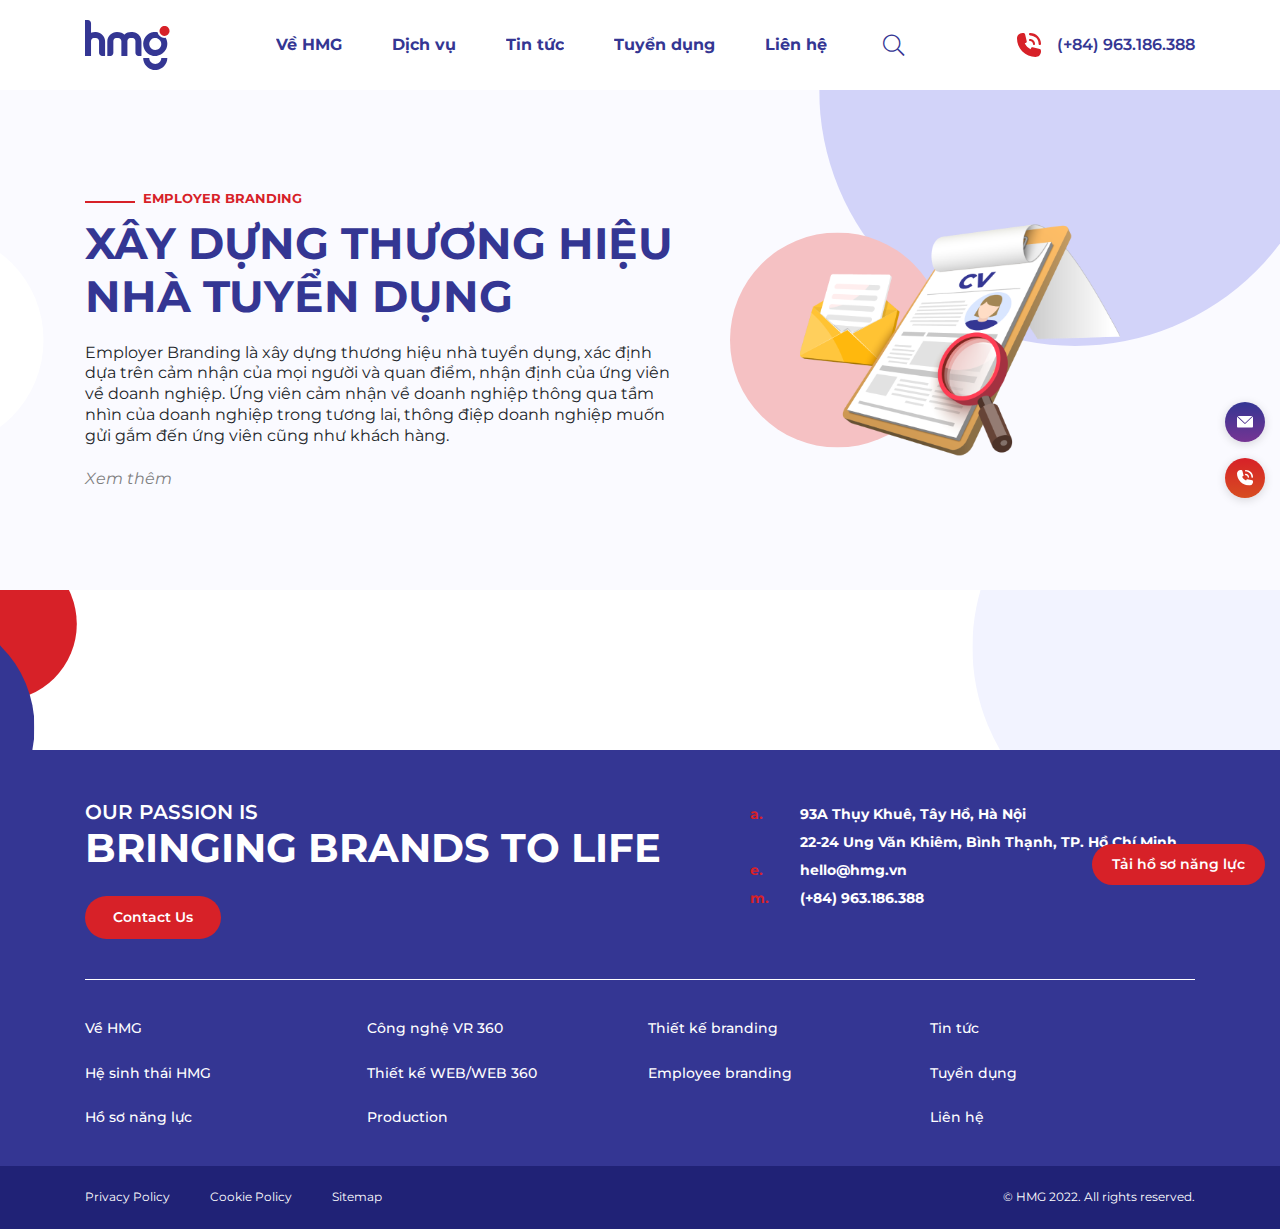
<file: employer-branding.html>
<!DOCTYPE html>
<html lang="vi">
    <head>
        <title>Title</title>
        <meta charset="utf-8" />
        <meta name="description" content="Description" />
        <meta name="viewport" content="width=device-width, initial-scale=1, maximum-scale=1, user-scalable=no" />
        <!-- Styles-->
        <link rel="stylesheet" type="text/css" href="./css/libs.css" />
        <link rel="stylesheet" type="text/css" href="./vendor/fontawesome-pro/css/all.min.css" />
        <link rel="stylesheet" type="text/css" href="./css/app.css?v=1.3" />
        <!-- Scripts-->
        <script src="./js/libs.js?v=1.0" defer="defer"></script>
        <script src="./js/app.js?v=1.3" defer="defer"></script>
    </head>
    <body>
        <div class="page">
            <!-- header-->
            <header class="header">
                <div class="header__wrapper">
                    <div class="container-fluid">
                        <div class="header__inner"><a class="header__logo" href="./index.html"><img src="./images/logo.svg" alt="" /></a>
                            <div class="header__elements">
                                <section class="navbar js-navbar">
                                    <div class="navbar__backdrop js-navbar-toggle"></div>
                                    <div class="navbar__wrapper">
                                        <div class="navbar__header"><a class="navbar__logo" href="./index.html"><img src="./images/logo.svg" alt="" /></a>
                                            <button class="btn-toggle js-navbar-toggle ms-auto"></button>
                                        </div>
                                        <div class="navbar__body">
                                            <form class="search">
                                                <div class="input-group">
                                                    <input class="form-control" type="text" placeholder="Tìm kiếm..." />
                                                    <button class="input-group-text"><i class="far fa-search"></i></button>
                                                </div>
                                            </form>
                                            <ul class="menu menu-root">
                                                <li class="menu-item"><a class="menu-link" href="./index.html">Về HMG</a>
                                                </li>
                                                <li class="menu-item menu-item-group"><a class="menu-link" href="#!">Dịch vụ</a><span class="menu-toggle"></span>
                                                    <ul class="menu menu-sub">
                                                        <li class="menu-item"><a class="menu-link" href="./vr-360.html">Công nghệ VR 360</a>
                                                        </li>
                                                        <li class="menu-item"><a class="menu-link" href="./web-design.html">Thiết kế website</a>
                                                        </li>
                                                        <li class="menu-item"><a class="menu-link" href="./production.html">Production</a>
                                                        </li>
                                                        <li class="menu-item"><a class="menu-link" href="./branding.html">Branding</a>
                                                        </li>
                                                        <li class="menu-item menu-item-group"><a class="menu-link" href="./employer-branding.html">Employer Branding</a><span class="menu-toggle"></span>
                                                            <ul class="menu menu-sub menu-sub-2">
                                                                <li class="menu-item"><a class="menu-link" href="#!">Dropdown</a>
                                                                </li>
                                                                <li class="menu-item"><a class="menu-link" href="#!">Dropdown</a>
                                                                </li>
                                                                <li class="menu-item"><a class="menu-link" href="#!">Dropdown</a>
                                                                </li>
                                                            </ul>
                                                        </li>
                                                    </ul>
                                                </li>
                                                <li class="menu-item"><a class="menu-link" href="./news.html">Tin tức</a>
                                                </li>
                                                <li class="menu-item"><a class="menu-link" href="./recruit.html">Tuyển dụng</a>
                                                </li>
                                                <li class="menu-item"><a class="menu-link" href="./contact.html">Liên hệ</a>
                                                </li>
                                            </ul>
                                        </div>
                                    </div>
                                </section>
                                <button class="btn-search" type="button"><i class="fal fa-lg fa-search"></i></button>
                            </div><a class="btn-hotline" href="tel:(+84) 963.186.388"><img src="./images/icon-phone-call-red.svg" alt="" /><span class="ms-3">(+84) 963.186.388</span></a>
                            <button class="btn-toggle d-xl-none js-navbar-toggle ms-4"></button>
                        </div>
                    </div>
                </div>
            </header>
            <div class="page__content">
                <!-- main content-->
                <section class="section bg-light overflow-hidden banner-2">
                    <svg class="banner-2__circle-1" viewBox="0 0 100 100">
                        <circle cx="50" cy="50" r="50" fill="currentColor"></circle>
                    </svg>
                    <svg class="banner-2__circle-2" viewBox="0 0 100 100">
                        <circle cx="50" cy="50" r="50" fill="currentColor"></circle>
                    </svg>
                    <svg class="banner-2__circle-3" viewBox="0 0 100 100">
                        <circle cx="50" cy="50" r="50" fill="currentColor"></circle>
                    </svg><img class="banner-2__img" src="./images/employer-branding.png" alt="">
                    <div class="container">
                        <div class="section__subtitle text-start mb-2"><span>EMPLOYER BRANDING</span></div>
                        <h2 class="section__title text-start mb-0">XÂY DỰNG THƯƠNG HIỆU<br>NHÀ TUYỂN DỤNG</h2>
                        <div class="banner-2__desc mt-3 mt-lg-20">Employer Branding là xây dựng thương hiệu nhà tuyển dụng, xác định dựa trên cảm nhận của mọi người và quan điểm, nhận định của ứng viên về doanh nghiệp. Ứng viên cảm nhận về doanh nghiệp thông qua tầm nhìn của doanh nghiệp trong tương lai, thông điệp doanh nghiệp muốn gửi gắm đến ứng viên cũng như khách hàng.</div>
                        <div class="mt-3 mt-lg-20"><a class="banner-2__link" href="#!">Xem thêm</a></div>
                    </div>
                </section>
                <section class="section overflow-hidden">
                    <svg class="position-absolute top-50 start-0 text-danger" viewBox="0 0 100 100" style="z-index: -1; width: 12vw; transform: translate(-50%, -80%);">
                        <circle cx="50" cy="50" r="50" fill="currentColor"></circle>
                    </svg>
                    <svg class="position-absolute top-50 start-0 text-primary" viewBox="0 0 100 100" style="z-index: -1; width: 18vw; transform: translate(-85%, -25%);">
                        <circle cx="50" cy="50" r="50" fill="currentColor"></circle>
                    </svg>
                    <svg class="position-absolute bottom-0 end-0" viewBox="0 0 100 100" style="z-index: -1; width: 32vw; transform: translate(25%, 25%); color: #F2F3FF;">
                        <circle cx="50" cy="50" r="50" fill="currentColor"></circle>
                    </svg>
                </section>
            </div>
            <!-- footer-->
            <footer class="footer">
                <div class="container-fluid">
                    <div class="row gx-xxl-80 gy-30">
                        <div class="col-lg-7">
                            <div class="footer__name">OUR PASSION IS<br /><strong>BRINGING BRANDS TO LIFE</strong></div>
                            <div class="mt-4 mt-xxl-40"><a class="n-btn n-btn--lg" href="./contact.html">Contact Us</a></div>
                        </div>
                        <div class="col-lg-5">
                            <div class="f-contact">
                                <div class="f-contact__item">
                                    <div class="row g-0">
                                        <div class="col-auto f-contact__label">a.</div>
                                        <div class="col">93A Thụy Khuê, Tây Hồ, Hà Nội<br />22-24 Ung Văn Khiêm, Bình Thạnh, TP. Hồ Chí Minh</div>
                                    </div>
                                </div>
                                <div class="f-contact__item">
                                    <div class="row g-0">
                                        <div class="col-auto f-contact__label">e.</div>
                                        <div class="col"><a href="mailto:hello@hmg.vn">hello@hmg.vn</a></div>
                                    </div>
                                </div>
                                <div class="f-contact__item">
                                    <div class="row g-0">
                                        <div class="col-auto f-contact__label">m.</div>
                                        <div class="col"><a href="tel:(+84) 963.186.388">(+84) 963.186.388</a></div>
                                    </div>
                                </div>
                            </div>
                        </div>
                    </div>
                    <div class="border-top border-white my-30 my-xl-40 my-xxl-50"></div>
                    <div class="row g-3">
                        <div class="col-6 col-lg-3">
                            <ul class="f-menu">
                                <li><a href="#!">Về HMG</a></li>
                                <li><a href="#!">Hệ sinh thái HMG</a></li>
                                <li><a href="#!">Hồ sơ năng lực</a></li>
                            </ul>
                        </div>
                        <div class="col-6 col-lg-3">
                            <ul class="f-menu">
                                <li><a href="#!">Công nghệ VR 360</a></li>
                                <li><a href="#!">Thiết kế WEB/WEB 360</a></li>
                                <li><a href="#!">Production</a></li>
                            </ul>
                        </div>
                        <div class="col-6 col-lg-3">
                            <ul class="f-menu">
                                <li><a href="#!">Thiết kế branding</a></li>
                                <li><a href="#!">Employee branding</a></li>
                            </ul>
                        </div>
                        <div class="col-6 col-lg-3">
                            <ul class="f-menu">
                                <li><a href="#!">Tin tức</a></li>
                                <li><a href="#!">Tuyển dụng</a></li>
                                <li><a href="#!">Liên hệ</a></li>
                            </ul>
                        </div>
                    </div>
                </div>
                <div class="footer__end mt-30 mt-xl-40 mt-xxl-60">
                    <div class="container-fluid">
                        <div class="row align-items-center justify-content-between g-2">
                            <div class="col-auto">
                                <nav class="f-nav"><a href="#!">Privacy Policy</a><a href="#!">Cookie Policy</a><a href="#!">Sitemap</a>
                                </nav>
                            </div>
                            <div class="col-auto">
                                <div class="footer__copyright">© HMG 2022. All rights reserved.</div>
                            </div>
                        </div>
                    </div>
                </div>
            </footer>
        </div>
        <!-- modals + sticky widgets-->
        <nav class="sticky-btns"><a class="sticky-btns__item" href="#!"><img src="./images/icon-envelope-white.svg" alt="" /></a><a class="sticky-btns__item sticky-btns__item--red" href="#!"><img src="./images/icon-phone-call-white.svg" alt="" /></a></nav><a class="btn-download n-btn" href="#!">Tải hồ sơ năng lực</a>
        <div class="md-pricing modal fade" tabindex="-1">
            <div class="modal-dialog modal-dialog-centered">
                <div class="modal-content">
                    <div class="modal-body">
                        <button class="btn-close" type="button" data-bs-dismiss="modal"></button>
                        <form class="contact-form" action="#!">
                            <div class="md-pricing__title">Yêu cầu báo giá</div>
                            <input class="form-control mb-3 mb-xxl-4" type="text" placeholder="Họ và tên" />
                            <input class="form-control mb-3 mb-xxl-4" type="text" placeholder="Địa chỉ email" />
                            <input class="form-control mb-3 mb-xxl-4" type="text" placeholder="[Tên Công ty]_YCBG [Tên dịch Vụ]" />
                            <textarea class="form-control mb-3 mb-xxl-4" rows="6" placeholder="Nội dung yêu cầu"></textarea>
                            <div class="text-end">
                                <button class="n-btn n-btn--md" type="submit">Gửi yêu cầu</button>
                            </div>
                        </form>
                    </div>
                </div>
            </div>
        </div>
    </body>
</html>
</file>
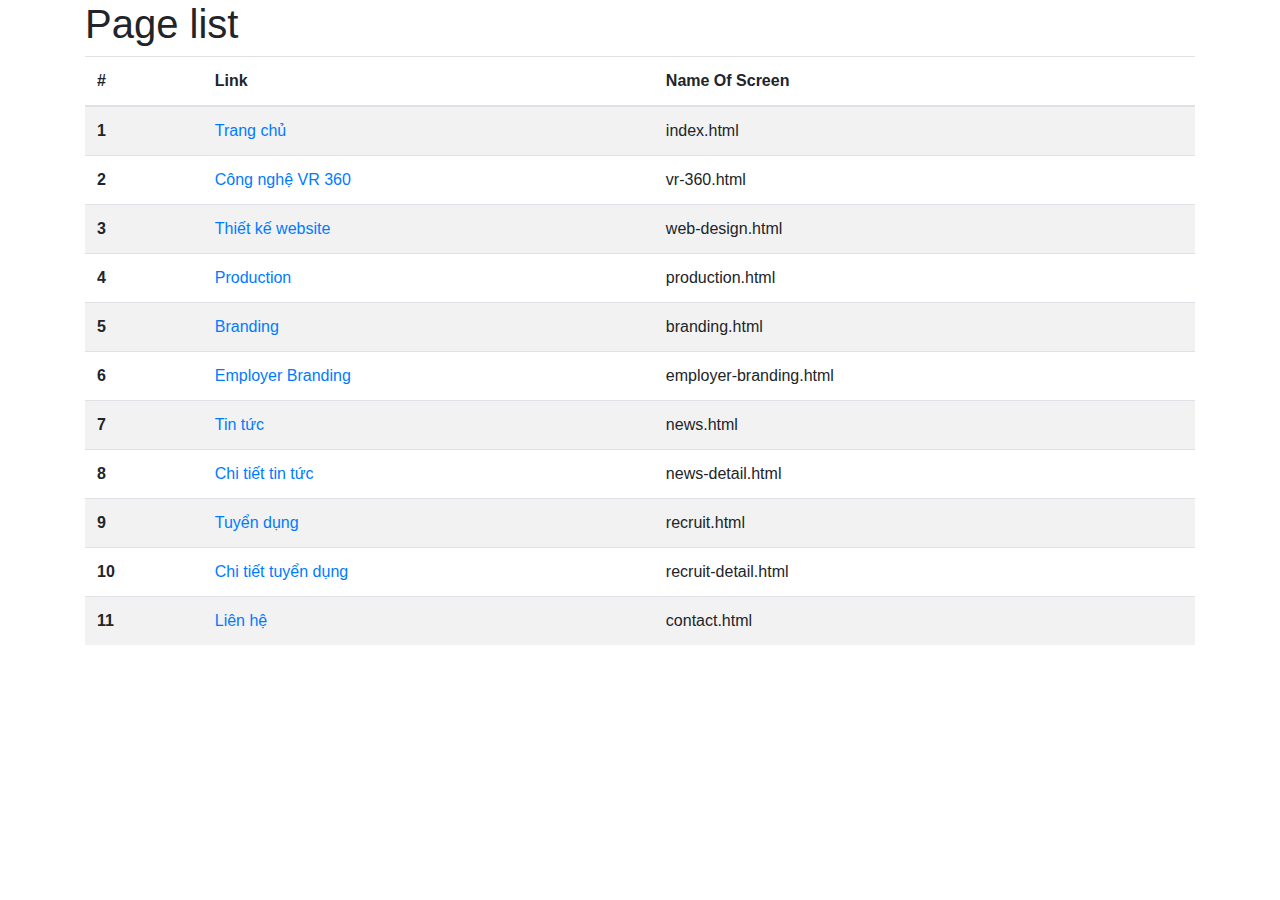
<file: links.html>
<!DOCTYPE html>
<html lang="en">
    <head>
        <meta charset="UTF-8" />
        <meta name="viewport" content="width=device-width, initial-scale=1.0" />
        <meta http-equiv="X-UA-Compatible" content="ie=edge" />
        <title>Pages list</title>
        <link rel="stylesheet" href="https://stackpath.bootstrapcdn.com/bootstrap/4.3.1/css/bootstrap.min.css" />
    </head>
    <body>
        <div class="container">
            <h1 class="page-list__title">Page list</h1>
            <table class="table table-striped">
                <thead>
                    <tr>
                        <th>#</th>
                        <th>Link</th>
                        <th>Name Of Screen</th>
                    </tr>
                </thead>
                <tr>
                    <th>1</th>
                    <td><a class="page-list__link" href="index.html">Trang chủ</a>
                    </td>
                    <td><span class="page-list__file-name">index.html</span>
                    </td>
                </tr>
                <tr>
                    <th>2</th>
                    <td><a class="page-list__link" href="vr-360.html">Công nghệ VR 360</a>
                    </td>
                    <td><span class="page-list__file-name">vr-360.html</span>
                    </td>
                </tr>
                <tr>
                    <th>3</th>
                    <td><a class="page-list__link" href="web-design.html">Thiết kế website</a>
                    </td>
                    <td><span class="page-list__file-name">web-design.html</span>
                    </td>
                </tr>
                <tr>
                    <th>4</th>
                    <td><a class="page-list__link" href="production.html">Production</a>
                    </td>
                    <td><span class="page-list__file-name">production.html</span>
                    </td>
                </tr>
                <tr>
                    <th>5</th>
                    <td><a class="page-list__link" href="branding.html">Branding</a>
                    </td>
                    <td><span class="page-list__file-name">branding.html</span>
                    </td>
                </tr>
                <tr>
                    <th>6</th>
                    <td><a class="page-list__link" href="employer-branding.html">Employer Branding</a>
                    </td>
                    <td><span class="page-list__file-name">employer-branding.html</span>
                    </td>
                </tr>
                <tr>
                    <th>7</th>
                    <td><a class="page-list__link" href="news.html">Tin tức</a>
                    </td>
                    <td><span class="page-list__file-name">news.html</span>
                    </td>
                </tr>
                <tr>
                    <th>8</th>
                    <td><a class="page-list__link" href="news-detail.html">Chi tiết tin tức</a>
                    </td>
                    <td><span class="page-list__file-name">news-detail.html</span>
                    </td>
                </tr>
                <tr>
                    <th>9</th>
                    <td><a class="page-list__link" href="recruit.html">Tuyển dụng</a>
                    </td>
                    <td><span class="page-list__file-name">recruit.html</span>
                    </td>
                </tr>
                <tr>
                    <th>10</th>
                    <td><a class="page-list__link" href="recruit-detail.html">Chi tiết tuyển dụng</a>
                    </td>
                    <td><span class="page-list__file-name">recruit-detail.html</span>
                    </td>
                </tr>
                <tr>
                    <th>11</th>
                    <td><a class="page-list__link" href="contact.html">Liên hệ</a>
                    </td>
                    <td><span class="page-list__file-name">contact.html</span>
                    </td>
                </tr>
            </table>
        </div>
    </body>
</html>
</file>
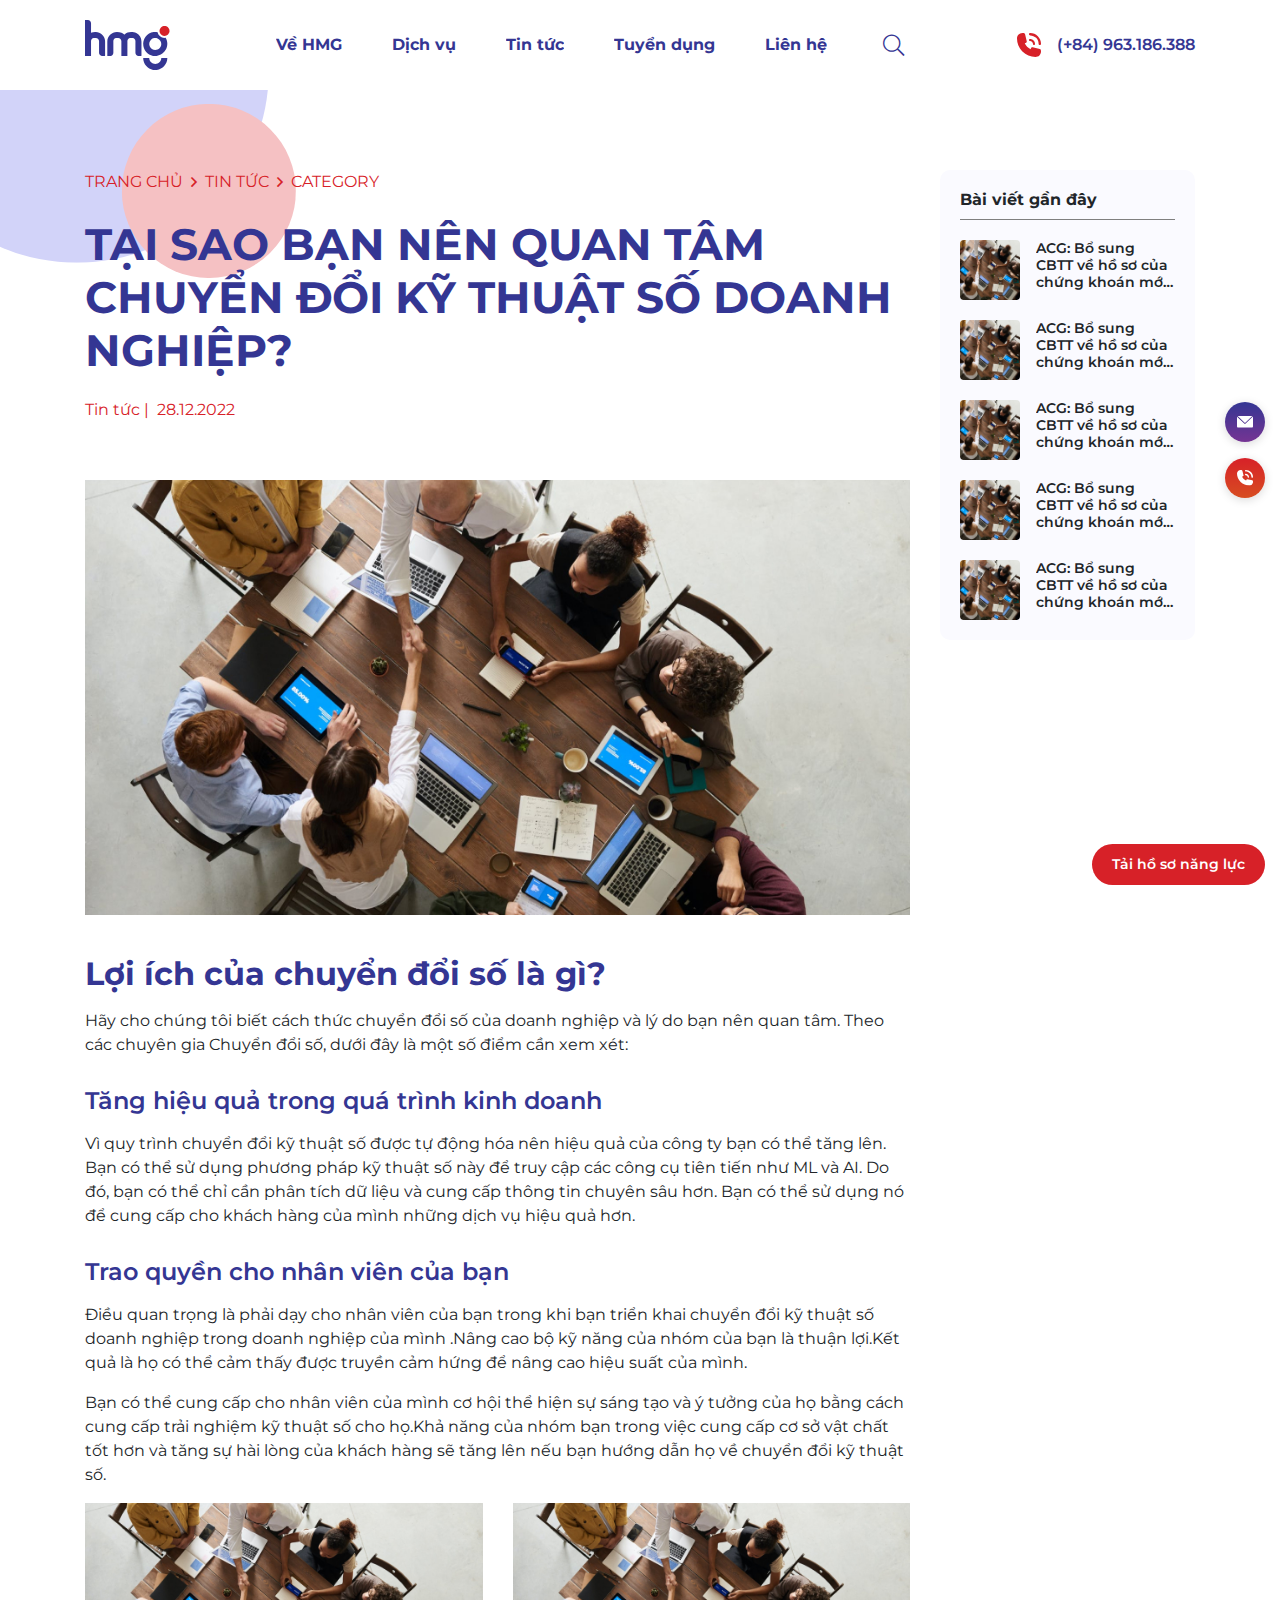
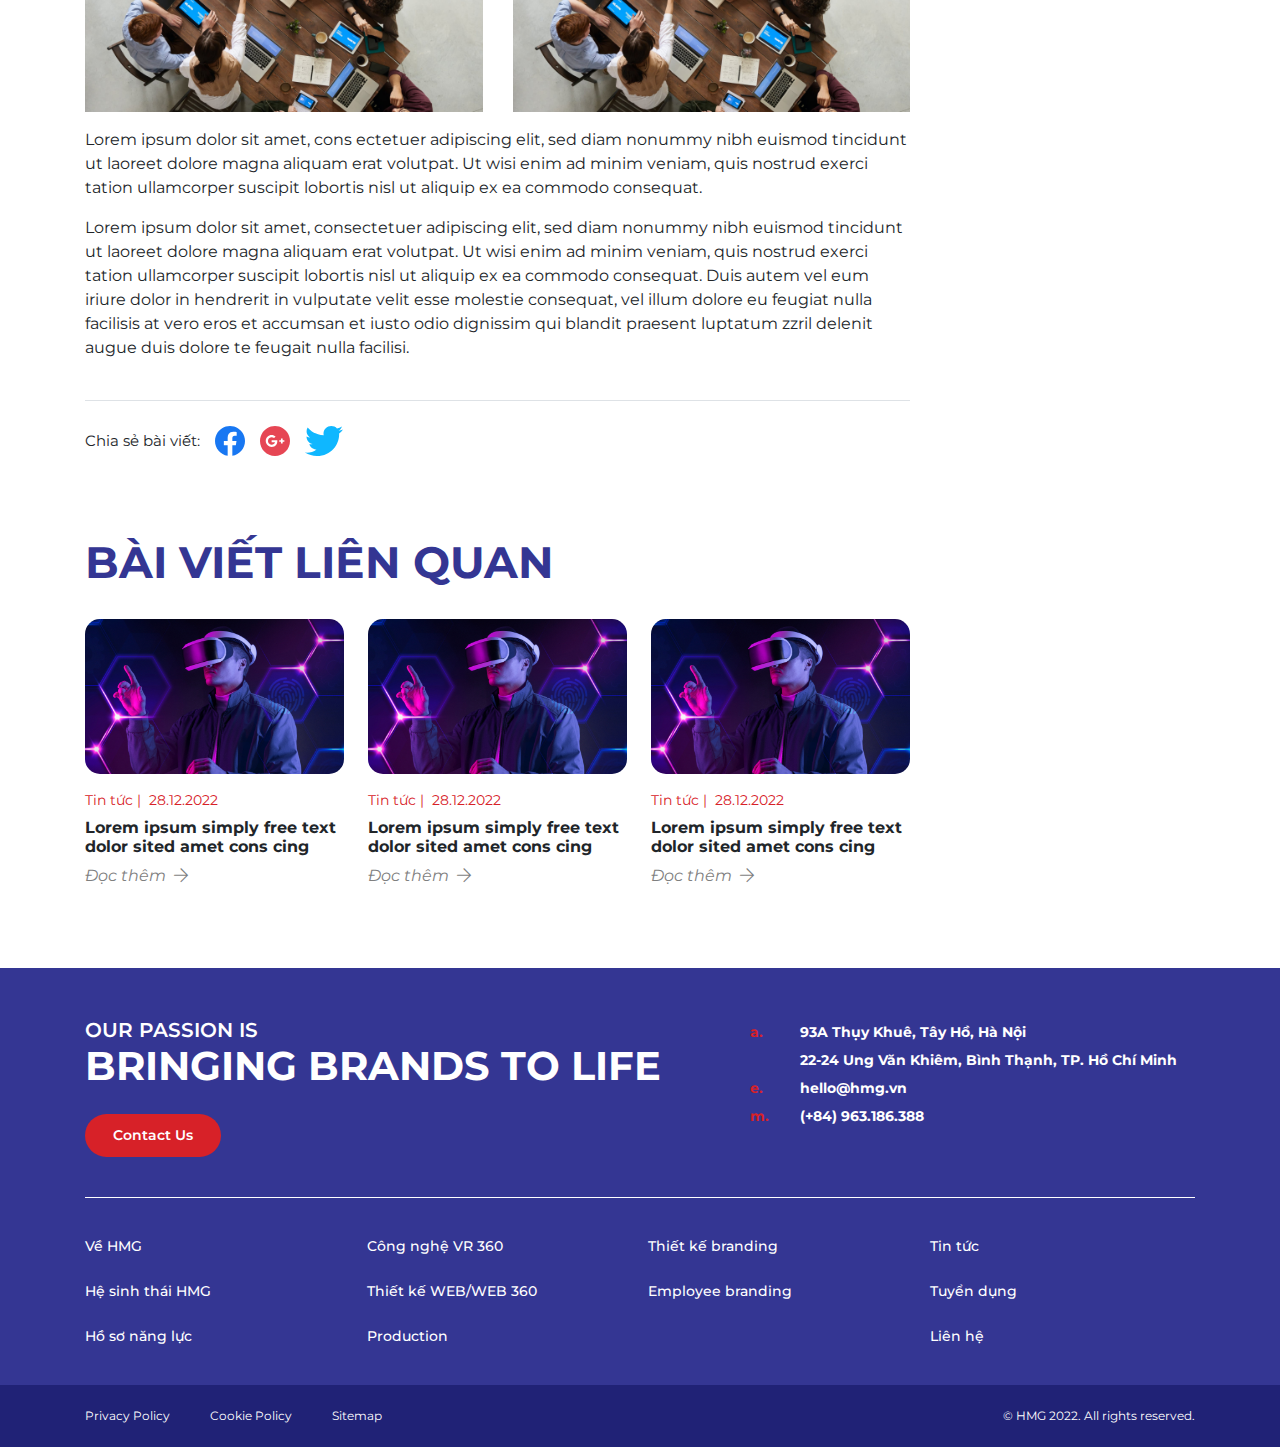
<file: news-detail.html>
<!DOCTYPE html>
<html lang="vi">
    <head>
        <title>Title</title>
        <meta charset="utf-8" />
        <meta name="description" content="Description" />
        <meta name="viewport" content="width=device-width, initial-scale=1, maximum-scale=1, user-scalable=no" />
        <!-- Styles-->
        <link rel="stylesheet" type="text/css" href="./css/libs.css" />
        <link rel="stylesheet" type="text/css" href="./vendor/fontawesome-pro/css/all.min.css" />
        <link rel="stylesheet" type="text/css" href="./css/app.css?v=1.4" />
        <!-- Scripts-->
        <script src="./js/libs.js?v=1.0" defer="defer"></script>
        <script src="./js/app.js?v=1.4" defer="defer"></script>
    </head>
    <body>
        <div class="page">
            <!-- header-->
            <header class="header">
                <div class="header__wrapper">
                    <div class="container-fluid">
                        <div class="header__inner"><a class="header__logo" href="./index.html"><img src="./images/logo.svg" alt="" /></a>
                            <div class="header__elements">
                                <section class="navbar js-navbar">
                                    <div class="navbar__backdrop js-navbar-toggle"></div>
                                    <div class="navbar__wrapper">
                                        <div class="navbar__header"><a class="navbar__logo" href="./index.html"><img src="./images/logo.svg" alt="" /></a>
                                            <button class="btn-toggle js-navbar-toggle ms-auto"></button>
                                        </div>
                                        <div class="navbar__body">
                                            <form class="search">
                                                <div class="input-group">
                                                    <input class="form-control" type="text" placeholder="Tìm kiếm..." />
                                                    <button class="input-group-text"><i class="far fa-search"></i></button>
                                                </div>
                                            </form>
                                            <ul class="menu menu-root">
                                                <li class="menu-item"><a class="menu-link" href="./index.html">Về HMG</a>
                                                </li>
                                                <li class="menu-item menu-item-group"><a class="menu-link" href="#!">Dịch vụ</a><span class="menu-toggle"></span>
                                                    <ul class="menu menu-sub">
                                                        <li class="menu-item"><a class="menu-link" href="./vr-360.html">Công nghệ VR 360</a>
                                                        </li>
                                                        <li class="menu-item"><a class="menu-link" href="./web-design.html">Thiết kế website</a>
                                                        </li>
                                                        <li class="menu-item"><a class="menu-link" href="./production.html">Production</a>
                                                        </li>
                                                        <li class="menu-item"><a class="menu-link" href="./branding.html">Branding</a>
                                                        </li>
                                                        <li class="menu-item menu-item-group"><a class="menu-link" href="./employer-branding.html">Employer Branding</a><span class="menu-toggle"></span>
                                                            <ul class="menu menu-sub menu-sub-2">
                                                                <li class="menu-item"><a class="menu-link" href="#!">Dropdown</a>
                                                                </li>
                                                                <li class="menu-item"><a class="menu-link" href="#!">Dropdown</a>
                                                                </li>
                                                                <li class="menu-item"><a class="menu-link" href="#!">Dropdown</a>
                                                                </li>
                                                            </ul>
                                                        </li>
                                                    </ul>
                                                </li>
                                                <li class="menu-item"><a class="menu-link" href="./news.html">Tin tức</a>
                                                </li>
                                                <li class="menu-item"><a class="menu-link" href="./recruit.html">Tuyển dụng</a>
                                                </li>
                                                <li class="menu-item"><a class="menu-link" href="./contact.html">Liên hệ</a>
                                                </li>
                                            </ul>
                                        </div>
                                    </div>
                                </section>
                                <button class="btn-search" type="button"><i class="fal fa-lg fa-search"></i></button>
                            </div><a class="btn-hotline" href="tel:(+84) 963.186.388"><img src="./images/icon-phone-call-red.svg" alt="" /><span class="ms-3">(+84) 963.186.388</span></a>
                            <button class="btn-toggle d-xl-none js-navbar-toggle ms-4"></button>
                        </div>
                    </div>
                </div>
            </header>
            <div class="page__content">
                <!-- main content-->
                <section class="section overflow-hidden">
                    <svg class="position-absolute top-0 start-0" viewBox="0 0 100 100" style="z-index: -1; width: 30vw; transform: translate(-30%, -55%); color:#D2D3F9;">
                        <circle cx="50" cy="50" r="50" fill="currentColor"></circle>
                    </svg>
                    <svg class="position-absolute top-0 start-0" viewBox="0 0 100 100" style="z-index: -1; width: 13.6vw; transform: translate(70%, 8%); color:#F5C1C3">
                        <circle cx="50" cy="50" r="50" fill="currentColor"></circle>
                    </svg>
                    <div class="container">
                        <div class="row g-30 g-xxl-60">
                            <div class="col-lg-8 col-xl-9">
                                <div class="mb-4">
                                    <ol class="breadcrumb text-danger">
                                        <li class="breadcrumb-item"><a class="link-unstyled" href="#!">Trang chủ</a></li>
                                        <li class="breadcrumb-item"><a class="link-unstyled" href="#!">Tin tức</a></li>
                                        <li class="breadcrumb-item active">Category</li>
                                    </ol>
                                </div>
                                <article class="post">
                                    <h1 class="post__title">TẠI SAO BẠN NÊN QUAN TÂM CHUYỂN ĐỔI KỸ THUẬT SỐ DOANH NGHIỆP?</h1>
                                    <div class="post__info"><a href="./news-detail.html">Tin tức</a>&nbsp;|&nbsp;
                                        28.12.2022
                                    </div>
                                    <div class="post__content">
                                        <p><img class="w-100" src="./images/post-img.jpg" alt=""></p>
                                        <h2 class="text-primary fw-700 mb-3 mt-40">Lợi ích của chuyển đổi số là gì?</h2>
                                        <p>Hãy cho chúng tôi biết cách thức chuyển đổi số của doanh nghiệp và lý do bạn nên quan tâm. Theo các chuyên gia Chuyển đổi số, dưới đây là một số điểm cần xem xét:</p>
                                        <h4 class="text-primary fw-600 mb-3 mt-30">Tăng hiệu quả trong quá trình kinh doanh</h4>
                                        <p>Vì quy trình chuyển đổi kỹ thuật số được tự động hóa nên hiệu quả của công ty bạn có thể tăng lên. Bạn có thể sử dụng phương pháp kỹ thuật số này để truy cập các công cụ tiên tiến như ML và AI. Do đó, bạn có thể chỉ cần phân tích dữ liệu và cung cấp thông tin chuyên sâu hơn. Bạn có thể sử dụng nó để cung cấp cho khách hàng của mình những dịch vụ hiệu quả hơn.</p>
                                        <h4 class="text-primary fw-600 mb-3 mt-30">Trao quyền cho nhân viên của bạn</h4>
                                        <p>Điều quan trọng là phải dạy cho nhân viên của bạn trong khi bạn triển khai chuyển đổi kỹ thuật số doanh nghiệp trong doanh nghiệp của mình .Nâng cao bộ kỹ năng của nhóm của bạn là thuận lợi.Kết quả là họ có thể cảm thấy được truyền cảm hứng để nâng cao hiệu suất của mình.</p>
                                        <p>Bạn có thể cung cấp cho nhân viên của mình cơ hội thể hiện sự sáng tạo và ý tưởng của họ bằng cách cung cấp trải nghiệm kỹ thuật số cho họ.Khả năng của nhóm bạn trong việc cung cấp cơ sở vật chất tốt hơn và tăng sự hài lòng của khách hàng sẽ tăng lên nếu bạn hướng dẫn họ về chuyển đổi kỹ thuật số.</p>
                                        <div class="row mb-3">
                                            <div class="col-lg-6"><img class="w-100" src="./images/post-img.jpg" alt=""></div>
                                            <div class="col-lg-6"><img class="w-100" src="./images/post-img.jpg" alt=""></div>
                                        </div>
                                        <p>Lorem ipsum dolor sit amet, cons ectetuer adipiscing elit, sed diam nonummy nibh euismod tincidunt ut laoreet dolore magna aliquam erat volutpat. Ut wisi enim ad minim veniam, quis nostrud exerci tation ullamcorper suscipit lobortis nisl ut aliquip ex ea commodo consequat.</p>
                                        <p>Lorem ipsum dolor sit amet, consectetuer adipiscing elit, sed diam nonummy nibh euismod tincidunt ut laoreet dolore magna aliquam erat volutpat. Ut wisi enim ad minim veniam, quis nostrud exerci tation ullamcorper suscipit lobortis nisl ut aliquip ex ea commodo consequat. Duis autem vel eum iriure dolor in hendrerit in vulputate velit esse molestie consequat, vel illum dolore eu feugiat nulla facilisis at vero eros et accumsan et iusto odio dignissim qui blandit praesent luptatum zzril delenit augue duis dolore te feugait nulla facilisi.</p>
                                    </div>
                                    <div class="share">
                                        <div class="share__label">Chia sẻ bài viết:</div><a class="share__link" href="#!"><img src="./images/icon-facebook.svg" alt=""></a><a class="share__link" href="#!"><img src="./images/icon-google-plus.svg" alt=""></a><a class="share__link" href="#!"><img src="./images/icon-twitter.svg" alt=""></a>
                                    </div>
                                </article>
                                <section class="section pb-0">
                                    <h2 class="section__title text-start mb-30">BÀI VIẾT LIÊN QUAN</h2>
                                    <div class="row g-3 g-lg-4">
                                        <div class="col-6 col-lg-4">
                                            <div class="news"><a class="news__frame" href="./news-detail.html"><img src="./images/news-1.jpg" alt="" /></a>
                                                <div class="news__info"><a href="./news-detail.html">Tin tức</a>&nbsp;|&nbsp;
                                                    28.12.2022
                                                </div>
                                                <h3 class="news__title"><a href="./news-detail.html">Lorem ipsum simply free text dolor sited amet cons cing elit.</a></h3><a class="news__link" href="./news-detail.html">Đọc thêm<i class="fal fa-arrow-right ms-2"></i></a>
                                            </div>
                                        </div>
                                        <div class="col-6 col-lg-4">
                                            <div class="news"><a class="news__frame" href="./news-detail.html"><img src="./images/news-1.jpg" alt="" /></a>
                                                <div class="news__info"><a href="./news-detail.html">Tin tức</a>&nbsp;|&nbsp;
                                                    28.12.2022
                                                </div>
                                                <h3 class="news__title"><a href="./news-detail.html">Lorem ipsum simply free text dolor sited amet cons cing elit.</a></h3><a class="news__link" href="./news-detail.html">Đọc thêm<i class="fal fa-arrow-right ms-2"></i></a>
                                            </div>
                                        </div>
                                        <div class="col-6 col-lg-4">
                                            <div class="news"><a class="news__frame" href="./news-detail.html"><img src="./images/news-1.jpg" alt="" /></a>
                                                <div class="news__info"><a href="./news-detail.html">Tin tức</a>&nbsp;|&nbsp;
                                                    28.12.2022
                                                </div>
                                                <h3 class="news__title"><a href="./news-detail.html">Lorem ipsum simply free text dolor sited amet cons cing elit.</a></h3><a class="news__link" href="./news-detail.html">Đọc thêm<i class="fal fa-arrow-right ms-2"></i></a>
                                            </div>
                                        </div>
                                    </div>
                                </section>
                            </div>
                            <div class="col-lg-4 col-xl-3 floating-container position-relative">
                                <div class="floating" data-top="100">
                                    <section class="recent-posts">
                                        <h2 class="recent-posts__title">Bài viết gần đây</h2>
                                        <div class="mt-20">
                                            <div class="news-2">
                                                <div class="row g-3">
                                                    <div class="col-auto"><a class="news-2__frame" href="./news-detail.html"><img src="./images/post-img.jpg" alt="" /></a></div>
                                                    <div class="col">
                                                        <h3 class="news-2__title"><a href="./news-detail.html">ACG: Bổ sung CBTT về hồ sơ của chứng khoán mới niêm yết</a></h3>
                                                    </div>
                                                </div>
                                            </div>
                                        </div>
                                        <div class="mt-20">
                                            <div class="news-2">
                                                <div class="row g-3">
                                                    <div class="col-auto"><a class="news-2__frame" href="./news-detail.html"><img src="./images/post-img.jpg" alt="" /></a></div>
                                                    <div class="col">
                                                        <h3 class="news-2__title"><a href="./news-detail.html">ACG: Bổ sung CBTT về hồ sơ của chứng khoán mới niêm yết</a></h3>
                                                    </div>
                                                </div>
                                            </div>
                                        </div>
                                        <div class="mt-20">
                                            <div class="news-2">
                                                <div class="row g-3">
                                                    <div class="col-auto"><a class="news-2__frame" href="./news-detail.html"><img src="./images/post-img.jpg" alt="" /></a></div>
                                                    <div class="col">
                                                        <h3 class="news-2__title"><a href="./news-detail.html">ACG: Bổ sung CBTT về hồ sơ của chứng khoán mới niêm yết</a></h3>
                                                    </div>
                                                </div>
                                            </div>
                                        </div>
                                        <div class="mt-20">
                                            <div class="news-2">
                                                <div class="row g-3">
                                                    <div class="col-auto"><a class="news-2__frame" href="./news-detail.html"><img src="./images/post-img.jpg" alt="" /></a></div>
                                                    <div class="col">
                                                        <h3 class="news-2__title"><a href="./news-detail.html">ACG: Bổ sung CBTT về hồ sơ của chứng khoán mới niêm yết</a></h3>
                                                    </div>
                                                </div>
                                            </div>
                                        </div>
                                        <div class="mt-20">
                                            <div class="news-2">
                                                <div class="row g-3">
                                                    <div class="col-auto"><a class="news-2__frame" href="./news-detail.html"><img src="./images/post-img.jpg" alt="" /></a></div>
                                                    <div class="col">
                                                        <h3 class="news-2__title"><a href="./news-detail.html">ACG: Bổ sung CBTT về hồ sơ của chứng khoán mới niêm yết</a></h3>
                                                    </div>
                                                </div>
                                            </div>
                                        </div>
                                    </section>
                                </div>
                            </div>
                        </div>
                    </div>
                </section>
            </div>
            <!-- footer-->
            <footer class="footer">
                <div class="container-fluid">
                    <div class="row gx-xxl-80 gy-30">
                        <div class="col-lg-7">
                            <div class="footer__name">OUR PASSION IS<br /><strong>BRINGING BRANDS TO LIFE</strong></div>
                            <div class="mt-4 mt-xxl-40"><a class="n-btn n-btn--lg" href="./contact.html">Contact Us</a></div>
                        </div>
                        <div class="col-lg-5">
                            <div class="f-contact">
                                <div class="f-contact__item">
                                    <div class="row g-0">
                                        <div class="col-auto f-contact__label">a.</div>
                                        <div class="col">93A Thụy Khuê, Tây Hồ, Hà Nội<br />22-24 Ung Văn Khiêm, Bình Thạnh, TP. Hồ Chí Minh</div>
                                    </div>
                                </div>
                                <div class="f-contact__item">
                                    <div class="row g-0">
                                        <div class="col-auto f-contact__label">e.</div>
                                        <div class="col"><a href="mailto:hello@hmg.vn">hello@hmg.vn</a></div>
                                    </div>
                                </div>
                                <div class="f-contact__item">
                                    <div class="row g-0">
                                        <div class="col-auto f-contact__label">m.</div>
                                        <div class="col"><a href="tel:(+84) 963.186.388">(+84) 963.186.388</a></div>
                                    </div>
                                </div>
                            </div>
                        </div>
                    </div>
                    <div class="border-top border-white my-30 my-xl-40 my-xxl-50"></div>
                    <div class="row g-3">
                        <div class="col-6 col-lg-3">
                            <ul class="f-menu">
                                <li><a href="#!">Về HMG</a></li>
                                <li><a href="#!">Hệ sinh thái HMG</a></li>
                                <li><a href="#!">Hồ sơ năng lực</a></li>
                            </ul>
                        </div>
                        <div class="col-6 col-lg-3">
                            <ul class="f-menu">
                                <li><a href="#!">Công nghệ VR 360</a></li>
                                <li><a href="#!">Thiết kế WEB/WEB 360</a></li>
                                <li><a href="#!">Production</a></li>
                            </ul>
                        </div>
                        <div class="col-6 col-lg-3">
                            <ul class="f-menu">
                                <li><a href="#!">Thiết kế branding</a></li>
                                <li><a href="#!">Employee branding</a></li>
                            </ul>
                        </div>
                        <div class="col-6 col-lg-3">
                            <ul class="f-menu">
                                <li><a href="#!">Tin tức</a></li>
                                <li><a href="#!">Tuyển dụng</a></li>
                                <li><a href="#!">Liên hệ</a></li>
                            </ul>
                        </div>
                    </div>
                </div>
                <div class="footer__end mt-30 mt-xl-40 mt-xxl-60">
                    <div class="container-fluid">
                        <div class="row align-items-center justify-content-between g-2">
                            <div class="col-auto">
                                <nav class="f-nav"><a href="#!">Privacy Policy</a><a href="#!">Cookie Policy</a><a href="#!">Sitemap</a>
                                </nav>
                            </div>
                            <div class="col-auto">
                                <div class="footer__copyright">© HMG 2022. All rights reserved.</div>
                            </div>
                        </div>
                    </div>
                </div>
            </footer>
        </div>
        <!-- modals + sticky widgets-->
        <nav class="sticky-btns"><a class="sticky-btns__item" href="#!"><img src="./images/icon-envelope-white.svg" alt="" /></a><a class="sticky-btns__item sticky-btns__item--red" href="#!"><img src="./images/icon-phone-call-white.svg" alt="" /></a></nav><a class="btn-download n-btn" href="#!">Tải hồ sơ năng lực</a>
        <div class="md-pricing modal fade" tabindex="-1">
            <div class="modal-dialog modal-dialog-centered">
                <div class="modal-content">
                    <div class="modal-body">
                        <button class="btn-close" type="button" data-bs-dismiss="modal"></button>
                        <form class="contact-form" action="#!">
                            <div class="md-pricing__title">Yêu cầu báo giá</div>
                            <input class="form-control mb-3 mb-xxl-4" type="text" placeholder="Họ và tên" />
                            <input class="form-control mb-3 mb-xxl-4" type="text" placeholder="Địa chỉ email" />
                            <input class="form-control mb-3 mb-xxl-4" type="text" placeholder="[Tên Công ty]_YCBG [Tên dịch Vụ]" />
                            <textarea class="form-control mb-3 mb-xxl-4" rows="6" placeholder="Nội dung yêu cầu"></textarea>
                            <div class="text-end">
                                <button class="n-btn n-btn--md" type="submit">Gửi yêu cầu</button>
                            </div>
                        </form>
                    </div>
                </div>
            </div>
        </div>
    </body>
</html>
</file>
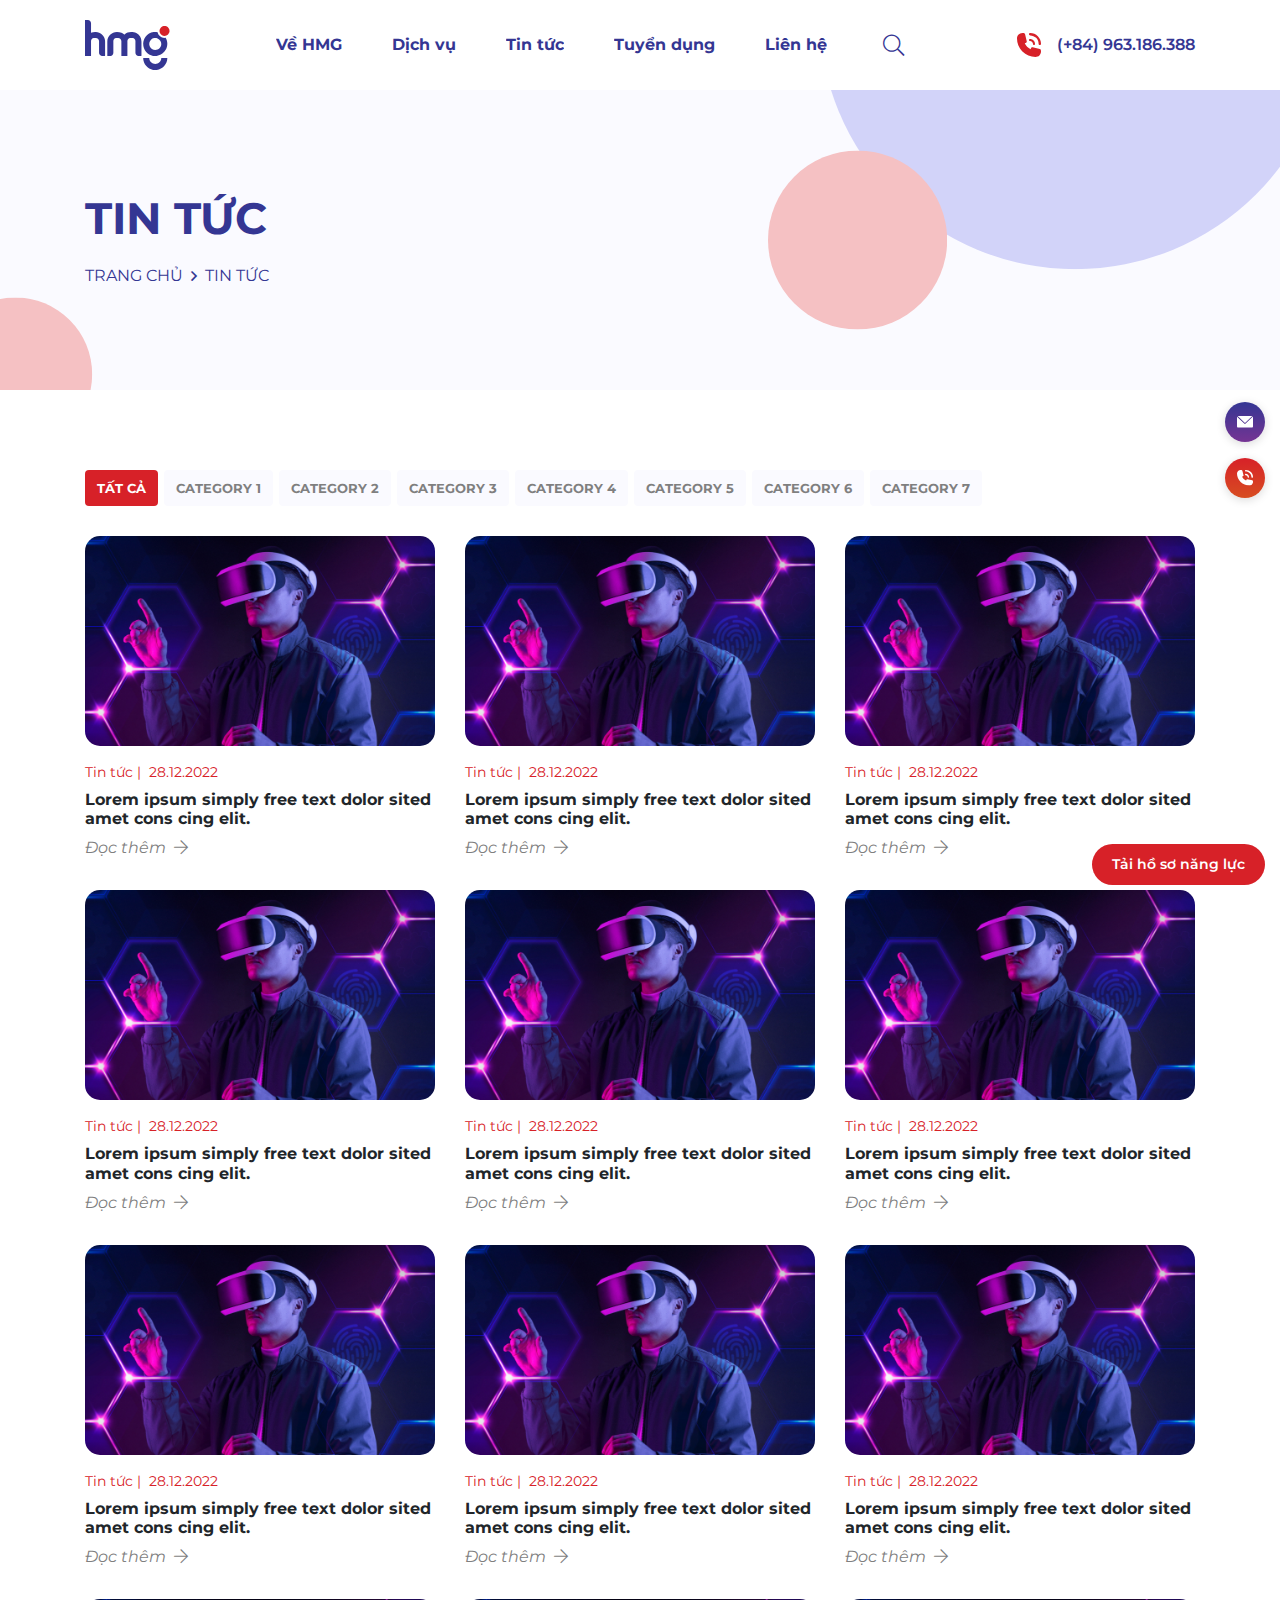
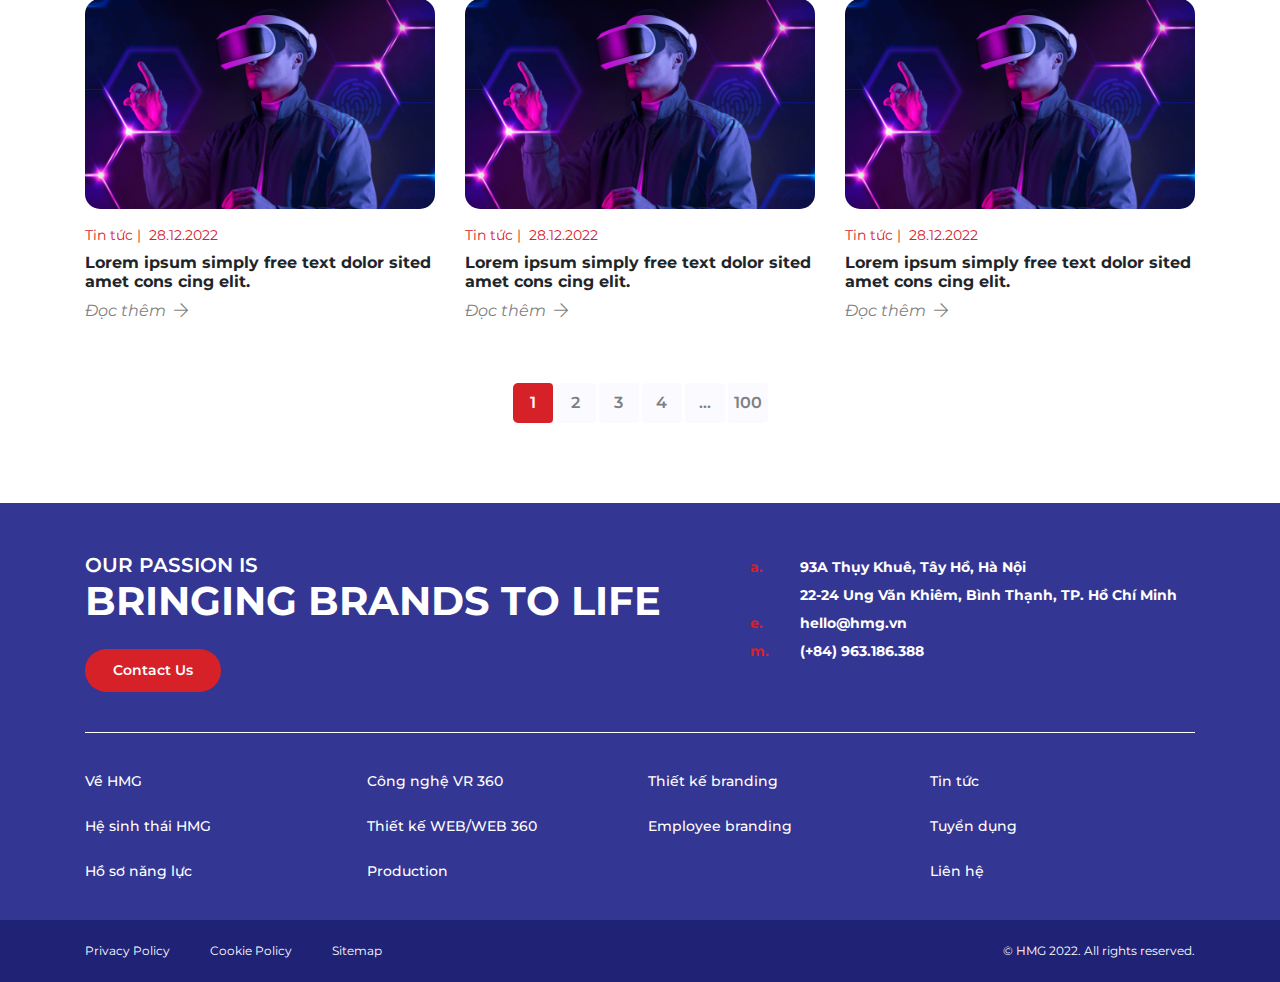
<file: news.html>
<!DOCTYPE html>
<html lang="vi">
    <head>
        <title>Title</title>
        <meta charset="utf-8" />
        <meta name="description" content="Description" />
        <meta name="viewport" content="width=device-width, initial-scale=1, maximum-scale=1, user-scalable=no" />
        <!-- Styles-->
        <link rel="stylesheet" type="text/css" href="./css/libs.css" />
        <link rel="stylesheet" type="text/css" href="./vendor/fontawesome-pro/css/all.min.css" />
        <link rel="stylesheet" type="text/css" href="./css/app.css?v=1.3" />
        <!-- Scripts-->
        <script src="./js/libs.js?v=1.0" defer="defer"></script>
        <script src="./js/app.js?v=1.3" defer="defer"></script>
    </head>
    <body>
        <div class="page">
            <!-- header-->
            <header class="header">
                <div class="header__wrapper">
                    <div class="container-fluid">
                        <div class="header__inner"><a class="header__logo" href="./index.html"><img src="./images/logo.svg" alt="" /></a>
                            <div class="header__elements">
                                <section class="navbar js-navbar">
                                    <div class="navbar__backdrop js-navbar-toggle"></div>
                                    <div class="navbar__wrapper">
                                        <div class="navbar__header"><a class="navbar__logo" href="./index.html"><img src="./images/logo.svg" alt="" /></a>
                                            <button class="btn-toggle js-navbar-toggle ms-auto"></button>
                                        </div>
                                        <div class="navbar__body">
                                            <form class="search">
                                                <div class="input-group">
                                                    <input class="form-control" type="text" placeholder="Tìm kiếm..." />
                                                    <button class="input-group-text"><i class="far fa-search"></i></button>
                                                </div>
                                            </form>
                                            <ul class="menu menu-root">
                                                <li class="menu-item"><a class="menu-link" href="./index.html">Về HMG</a>
                                                </li>
                                                <li class="menu-item menu-item-group"><a class="menu-link" href="#!">Dịch vụ</a><span class="menu-toggle"></span>
                                                    <ul class="menu menu-sub">
                                                        <li class="menu-item"><a class="menu-link" href="./vr-360.html">Công nghệ VR 360</a>
                                                        </li>
                                                        <li class="menu-item"><a class="menu-link" href="./web-design.html">Thiết kế website</a>
                                                        </li>
                                                        <li class="menu-item"><a class="menu-link" href="./production.html">Production</a>
                                                        </li>
                                                        <li class="menu-item"><a class="menu-link" href="./branding.html">Branding</a>
                                                        </li>
                                                        <li class="menu-item menu-item-group"><a class="menu-link" href="./employer-branding.html">Employer Branding</a><span class="menu-toggle"></span>
                                                            <ul class="menu menu-sub menu-sub-2">
                                                                <li class="menu-item"><a class="menu-link" href="#!">Dropdown</a>
                                                                </li>
                                                                <li class="menu-item"><a class="menu-link" href="#!">Dropdown</a>
                                                                </li>
                                                                <li class="menu-item"><a class="menu-link" href="#!">Dropdown</a>
                                                                </li>
                                                            </ul>
                                                        </li>
                                                    </ul>
                                                </li>
                                                <li class="menu-item"><a class="menu-link" href="./news.html">Tin tức</a>
                                                </li>
                                                <li class="menu-item"><a class="menu-link" href="./recruit.html">Tuyển dụng</a>
                                                </li>
                                                <li class="menu-item"><a class="menu-link" href="./contact.html">Liên hệ</a>
                                                </li>
                                            </ul>
                                        </div>
                                    </div>
                                </section>
                                <button class="btn-search" type="button"><i class="fal fa-lg fa-search"></i></button>
                            </div><a class="btn-hotline" href="tel:(+84) 963.186.388"><img src="./images/icon-phone-call-red.svg" alt="" /><span class="ms-3">(+84) 963.186.388</span></a>
                            <button class="btn-toggle d-xl-none js-navbar-toggle ms-4"></button>
                        </div>
                    </div>
                </div>
            </header>
            <div class="page__content">
                <!-- main content-->
                <section class="section bg-light overflow-hidden banner-3">
                    <svg class="banner-3__circle-1" viewBox="0 0 100 100">
                        <circle cx="50" cy="50" r="50" fill="currentColor"></circle>
                    </svg>
                    <svg class="banner-3__circle-2" viewBox="0 0 100 100">
                        <circle cx="50" cy="50" r="50" fill="currentColor"></circle>
                    </svg>
                    <svg class="banner-3__circle-3" viewBox="0 0 100 100">
                        <circle cx="50" cy="50" r="50" fill="currentColor"></circle>
                    </svg>
                    <div class="container">
                        <h2 class="section__title text-start mb-0">TIN TỨC</h2>
                        <div class="mt-2 mt-md-3 mt-xl-20">
                            <ol class="breadcrumb">
                                <li class="breadcrumb-item"><a class="link-unstyled" href="#!">Trang chủ</a></li>
                                <li class="breadcrumb-item active">Tin tức</li>
                            </ol>
                        </div>
                    </div>
                </section>
                <section class="section">
                    <div class="container">
                        <nav class="news-category"><a class="news-category__item active" href="#!">Tất cả</a><a class="news-category__item" href="#!">Category 1</a><a class="news-category__item" href="#!">Category 2</a><a class="news-category__item" href="#!">Category 3</a><a class="news-category__item" href="#!">Category 4</a><a class="news-category__item" href="#!">Category 5</a><a class="news-category__item" href="#!">Category 6</a><a class="news-category__item" href="#!">Category 7</a>
                        </nav>
                        <div class="row g-3 g-lg-4 g-xl-30">
                            <div class="col-6 col-lg-4">
                                <div class="news"><a class="news__frame" href="./news-detail.html"><img src="./images/news-1.jpg" alt="" /></a>
                                    <div class="news__info"><a href="./news-detail.html">Tin tức</a>&nbsp;|&nbsp;
                                        28.12.2022
                                    </div>
                                    <h3 class="news__title"><a href="./news-detail.html">Lorem ipsum simply free text dolor sited amet cons cing elit.</a></h3><a class="news__link" href="./news-detail.html">Đọc thêm<i class="fal fa-arrow-right ms-2"></i></a>
                                </div>
                            </div>
                            <div class="col-6 col-lg-4">
                                <div class="news"><a class="news__frame" href="./news-detail.html"><img src="./images/news-1.jpg" alt="" /></a>
                                    <div class="news__info"><a href="./news-detail.html">Tin tức</a>&nbsp;|&nbsp;
                                        28.12.2022
                                    </div>
                                    <h3 class="news__title"><a href="./news-detail.html">Lorem ipsum simply free text dolor sited amet cons cing elit.</a></h3><a class="news__link" href="./news-detail.html">Đọc thêm<i class="fal fa-arrow-right ms-2"></i></a>
                                </div>
                            </div>
                            <div class="col-6 col-lg-4">
                                <div class="news"><a class="news__frame" href="./news-detail.html"><img src="./images/news-1.jpg" alt="" /></a>
                                    <div class="news__info"><a href="./news-detail.html">Tin tức</a>&nbsp;|&nbsp;
                                        28.12.2022
                                    </div>
                                    <h3 class="news__title"><a href="./news-detail.html">Lorem ipsum simply free text dolor sited amet cons cing elit.</a></h3><a class="news__link" href="./news-detail.html">Đọc thêm<i class="fal fa-arrow-right ms-2"></i></a>
                                </div>
                            </div>
                            <div class="col-6 col-lg-4">
                                <div class="news"><a class="news__frame" href="./news-detail.html"><img src="./images/news-1.jpg" alt="" /></a>
                                    <div class="news__info"><a href="./news-detail.html">Tin tức</a>&nbsp;|&nbsp;
                                        28.12.2022
                                    </div>
                                    <h3 class="news__title"><a href="./news-detail.html">Lorem ipsum simply free text dolor sited amet cons cing elit.</a></h3><a class="news__link" href="./news-detail.html">Đọc thêm<i class="fal fa-arrow-right ms-2"></i></a>
                                </div>
                            </div>
                            <div class="col-6 col-lg-4">
                                <div class="news"><a class="news__frame" href="./news-detail.html"><img src="./images/news-1.jpg" alt="" /></a>
                                    <div class="news__info"><a href="./news-detail.html">Tin tức</a>&nbsp;|&nbsp;
                                        28.12.2022
                                    </div>
                                    <h3 class="news__title"><a href="./news-detail.html">Lorem ipsum simply free text dolor sited amet cons cing elit.</a></h3><a class="news__link" href="./news-detail.html">Đọc thêm<i class="fal fa-arrow-right ms-2"></i></a>
                                </div>
                            </div>
                            <div class="col-6 col-lg-4">
                                <div class="news"><a class="news__frame" href="./news-detail.html"><img src="./images/news-1.jpg" alt="" /></a>
                                    <div class="news__info"><a href="./news-detail.html">Tin tức</a>&nbsp;|&nbsp;
                                        28.12.2022
                                    </div>
                                    <h3 class="news__title"><a href="./news-detail.html">Lorem ipsum simply free text dolor sited amet cons cing elit.</a></h3><a class="news__link" href="./news-detail.html">Đọc thêm<i class="fal fa-arrow-right ms-2"></i></a>
                                </div>
                            </div>
                            <div class="col-6 col-lg-4">
                                <div class="news"><a class="news__frame" href="./news-detail.html"><img src="./images/news-1.jpg" alt="" /></a>
                                    <div class="news__info"><a href="./news-detail.html">Tin tức</a>&nbsp;|&nbsp;
                                        28.12.2022
                                    </div>
                                    <h3 class="news__title"><a href="./news-detail.html">Lorem ipsum simply free text dolor sited amet cons cing elit.</a></h3><a class="news__link" href="./news-detail.html">Đọc thêm<i class="fal fa-arrow-right ms-2"></i></a>
                                </div>
                            </div>
                            <div class="col-6 col-lg-4">
                                <div class="news"><a class="news__frame" href="./news-detail.html"><img src="./images/news-1.jpg" alt="" /></a>
                                    <div class="news__info"><a href="./news-detail.html">Tin tức</a>&nbsp;|&nbsp;
                                        28.12.2022
                                    </div>
                                    <h3 class="news__title"><a href="./news-detail.html">Lorem ipsum simply free text dolor sited amet cons cing elit.</a></h3><a class="news__link" href="./news-detail.html">Đọc thêm<i class="fal fa-arrow-right ms-2"></i></a>
                                </div>
                            </div>
                            <div class="col-6 col-lg-4">
                                <div class="news"><a class="news__frame" href="./news-detail.html"><img src="./images/news-1.jpg" alt="" /></a>
                                    <div class="news__info"><a href="./news-detail.html">Tin tức</a>&nbsp;|&nbsp;
                                        28.12.2022
                                    </div>
                                    <h3 class="news__title"><a href="./news-detail.html">Lorem ipsum simply free text dolor sited amet cons cing elit.</a></h3><a class="news__link" href="./news-detail.html">Đọc thêm<i class="fal fa-arrow-right ms-2"></i></a>
                                </div>
                            </div>
                            <div class="col-6 col-lg-4">
                                <div class="news"><a class="news__frame" href="./news-detail.html"><img src="./images/news-1.jpg" alt="" /></a>
                                    <div class="news__info"><a href="./news-detail.html">Tin tức</a>&nbsp;|&nbsp;
                                        28.12.2022
                                    </div>
                                    <h3 class="news__title"><a href="./news-detail.html">Lorem ipsum simply free text dolor sited amet cons cing elit.</a></h3><a class="news__link" href="./news-detail.html">Đọc thêm<i class="fal fa-arrow-right ms-2"></i></a>
                                </div>
                            </div>
                            <div class="col-6 col-lg-4">
                                <div class="news"><a class="news__frame" href="./news-detail.html"><img src="./images/news-1.jpg" alt="" /></a>
                                    <div class="news__info"><a href="./news-detail.html">Tin tức</a>&nbsp;|&nbsp;
                                        28.12.2022
                                    </div>
                                    <h3 class="news__title"><a href="./news-detail.html">Lorem ipsum simply free text dolor sited amet cons cing elit.</a></h3><a class="news__link" href="./news-detail.html">Đọc thêm<i class="fal fa-arrow-right ms-2"></i></a>
                                </div>
                            </div>
                            <div class="col-6 col-lg-4">
                                <div class="news"><a class="news__frame" href="./news-detail.html"><img src="./images/news-1.jpg" alt="" /></a>
                                    <div class="news__info"><a href="./news-detail.html">Tin tức</a>&nbsp;|&nbsp;
                                        28.12.2022
                                    </div>
                                    <h3 class="news__title"><a href="./news-detail.html">Lorem ipsum simply free text dolor sited amet cons cing elit.</a></h3><a class="news__link" href="./news-detail.html">Đọc thêm<i class="fal fa-arrow-right ms-2"></i></a>
                                </div>
                            </div>
                        </div>
                        <nav class="d-flex justify-content-center mt-4 mt-lg-30 mt-xl-60">
                            <ul class="pagination">
                                <li class="page-item active"><a class="page-link" href="#!">1</a></li>
                                <li class="page-item"><a class="page-link" href="#!">2</a></li>
                                <li class="page-item"><a class="page-link" href="#!">3</a></li>
                                <li class="page-item"><a class="page-link" href="#!">4</a></li>
                                <li class="page-item"><a class="page-link" href="#!">...</a></li>
                                <li class="page-item"><a class="page-link" href="#!">100</a></li>
                            </ul>
                        </nav>
                    </div>
                </section>
            </div>
            <!-- footer-->
            <footer class="footer">
                <div class="container-fluid">
                    <div class="row gx-xxl-80 gy-30">
                        <div class="col-lg-7">
                            <div class="footer__name">OUR PASSION IS<br /><strong>BRINGING BRANDS TO LIFE</strong></div>
                            <div class="mt-4 mt-xxl-40"><a class="n-btn n-btn--lg" href="./contact.html">Contact Us</a></div>
                        </div>
                        <div class="col-lg-5">
                            <div class="f-contact">
                                <div class="f-contact__item">
                                    <div class="row g-0">
                                        <div class="col-auto f-contact__label">a.</div>
                                        <div class="col">93A Thụy Khuê, Tây Hồ, Hà Nội<br />22-24 Ung Văn Khiêm, Bình Thạnh, TP. Hồ Chí Minh</div>
                                    </div>
                                </div>
                                <div class="f-contact__item">
                                    <div class="row g-0">
                                        <div class="col-auto f-contact__label">e.</div>
                                        <div class="col"><a href="mailto:hello@hmg.vn">hello@hmg.vn</a></div>
                                    </div>
                                </div>
                                <div class="f-contact__item">
                                    <div class="row g-0">
                                        <div class="col-auto f-contact__label">m.</div>
                                        <div class="col"><a href="tel:(+84) 963.186.388">(+84) 963.186.388</a></div>
                                    </div>
                                </div>
                            </div>
                        </div>
                    </div>
                    <div class="border-top border-white my-30 my-xl-40 my-xxl-50"></div>
                    <div class="row g-3">
                        <div class="col-6 col-lg-3">
                            <ul class="f-menu">
                                <li><a href="#!">Về HMG</a></li>
                                <li><a href="#!">Hệ sinh thái HMG</a></li>
                                <li><a href="#!">Hồ sơ năng lực</a></li>
                            </ul>
                        </div>
                        <div class="col-6 col-lg-3">
                            <ul class="f-menu">
                                <li><a href="#!">Công nghệ VR 360</a></li>
                                <li><a href="#!">Thiết kế WEB/WEB 360</a></li>
                                <li><a href="#!">Production</a></li>
                            </ul>
                        </div>
                        <div class="col-6 col-lg-3">
                            <ul class="f-menu">
                                <li><a href="#!">Thiết kế branding</a></li>
                                <li><a href="#!">Employee branding</a></li>
                            </ul>
                        </div>
                        <div class="col-6 col-lg-3">
                            <ul class="f-menu">
                                <li><a href="#!">Tin tức</a></li>
                                <li><a href="#!">Tuyển dụng</a></li>
                                <li><a href="#!">Liên hệ</a></li>
                            </ul>
                        </div>
                    </div>
                </div>
                <div class="footer__end mt-30 mt-xl-40 mt-xxl-60">
                    <div class="container-fluid">
                        <div class="row align-items-center justify-content-between g-2">
                            <div class="col-auto">
                                <nav class="f-nav"><a href="#!">Privacy Policy</a><a href="#!">Cookie Policy</a><a href="#!">Sitemap</a>
                                </nav>
                            </div>
                            <div class="col-auto">
                                <div class="footer__copyright">© HMG 2022. All rights reserved.</div>
                            </div>
                        </div>
                    </div>
                </div>
            </footer>
        </div>
        <!-- modals + sticky widgets-->
        <nav class="sticky-btns"><a class="sticky-btns__item" href="#!"><img src="./images/icon-envelope-white.svg" alt="" /></a><a class="sticky-btns__item sticky-btns__item--red" href="#!"><img src="./images/icon-phone-call-white.svg" alt="" /></a></nav><a class="btn-download n-btn" href="#!">Tải hồ sơ năng lực</a>
        <div class="md-pricing modal fade" tabindex="-1">
            <div class="modal-dialog modal-dialog-centered">
                <div class="modal-content">
                    <div class="modal-body">
                        <button class="btn-close" type="button" data-bs-dismiss="modal"></button>
                        <form class="contact-form" action="#!">
                            <div class="md-pricing__title">Yêu cầu báo giá</div>
                            <input class="form-control mb-3 mb-xxl-4" type="text" placeholder="Họ và tên" />
                            <input class="form-control mb-3 mb-xxl-4" type="text" placeholder="Địa chỉ email" />
                            <input class="form-control mb-3 mb-xxl-4" type="text" placeholder="[Tên Công ty]_YCBG [Tên dịch Vụ]" />
                            <textarea class="form-control mb-3 mb-xxl-4" rows="6" placeholder="Nội dung yêu cầu"></textarea>
                            <div class="text-end">
                                <button class="n-btn n-btn--md" type="submit">Gửi yêu cầu</button>
                            </div>
                        </form>
                    </div>
                </div>
            </div>
        </div>
    </body>
</html>
</file>
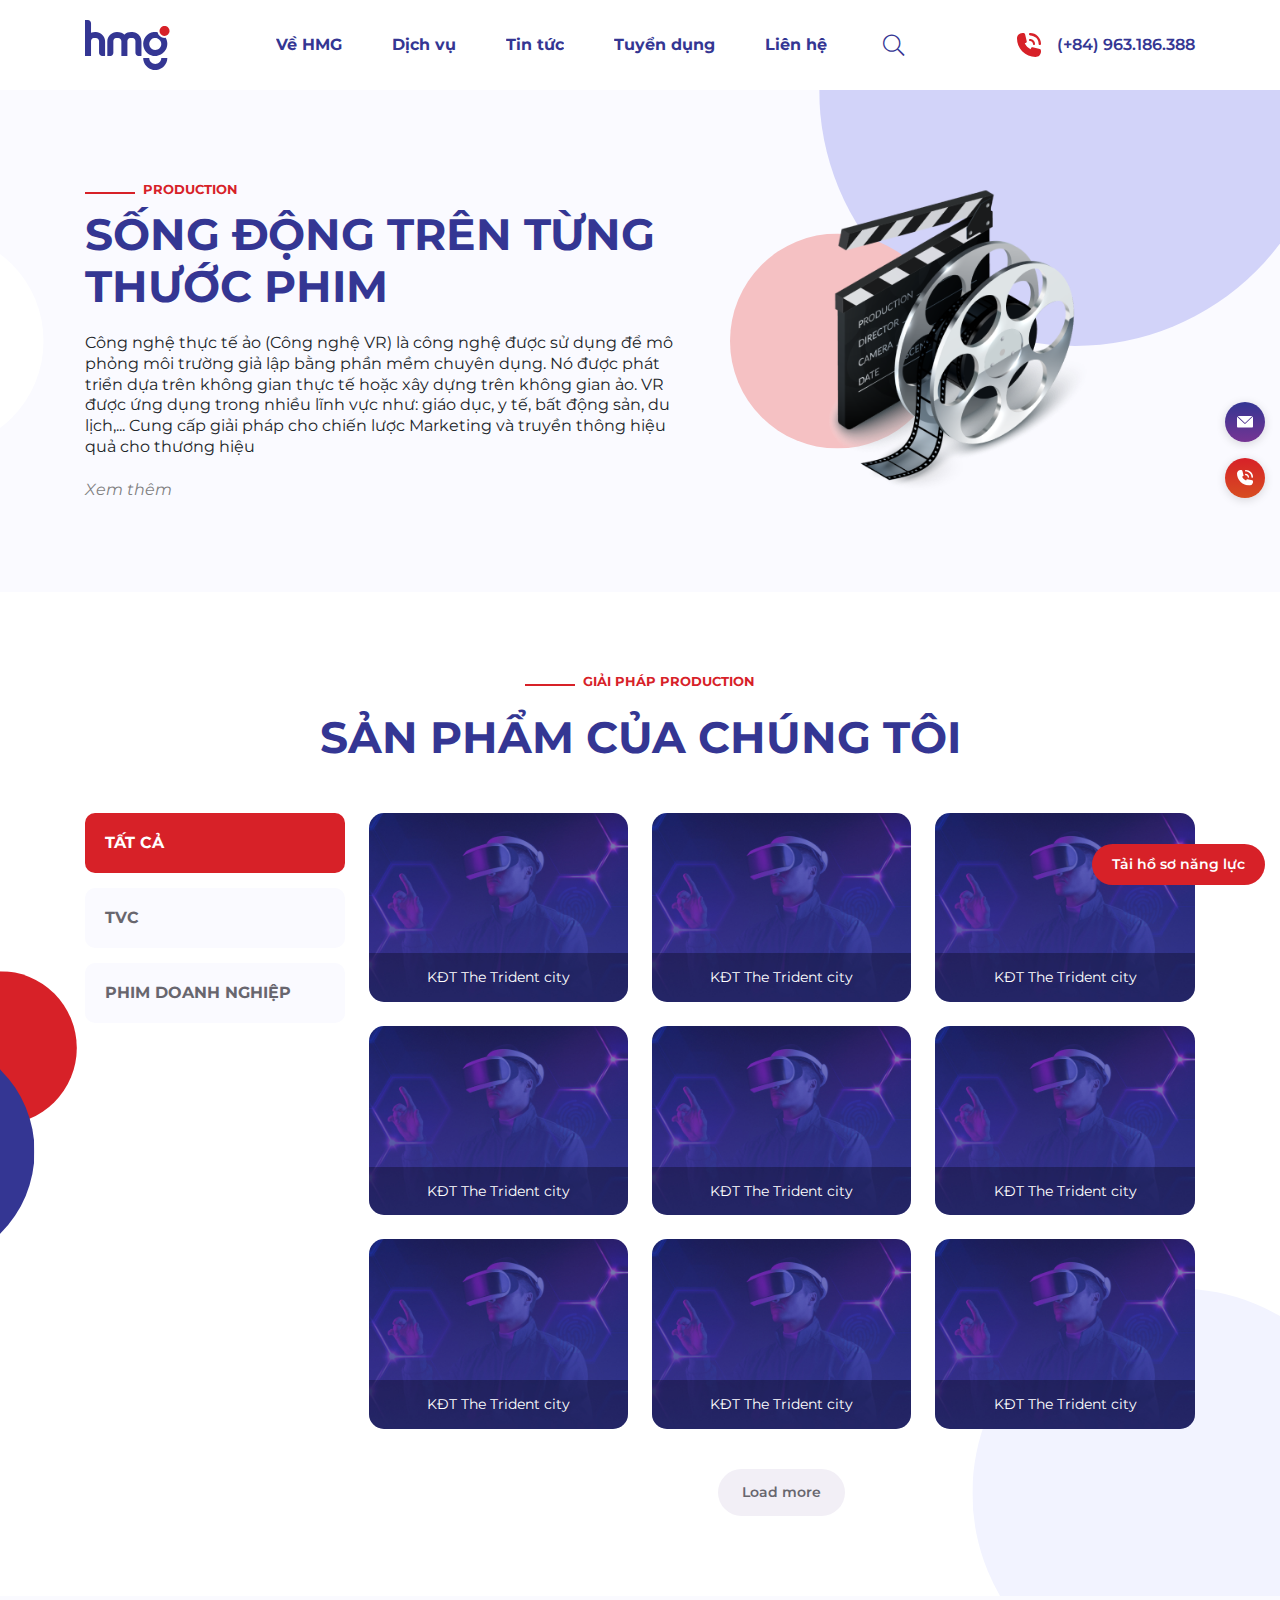
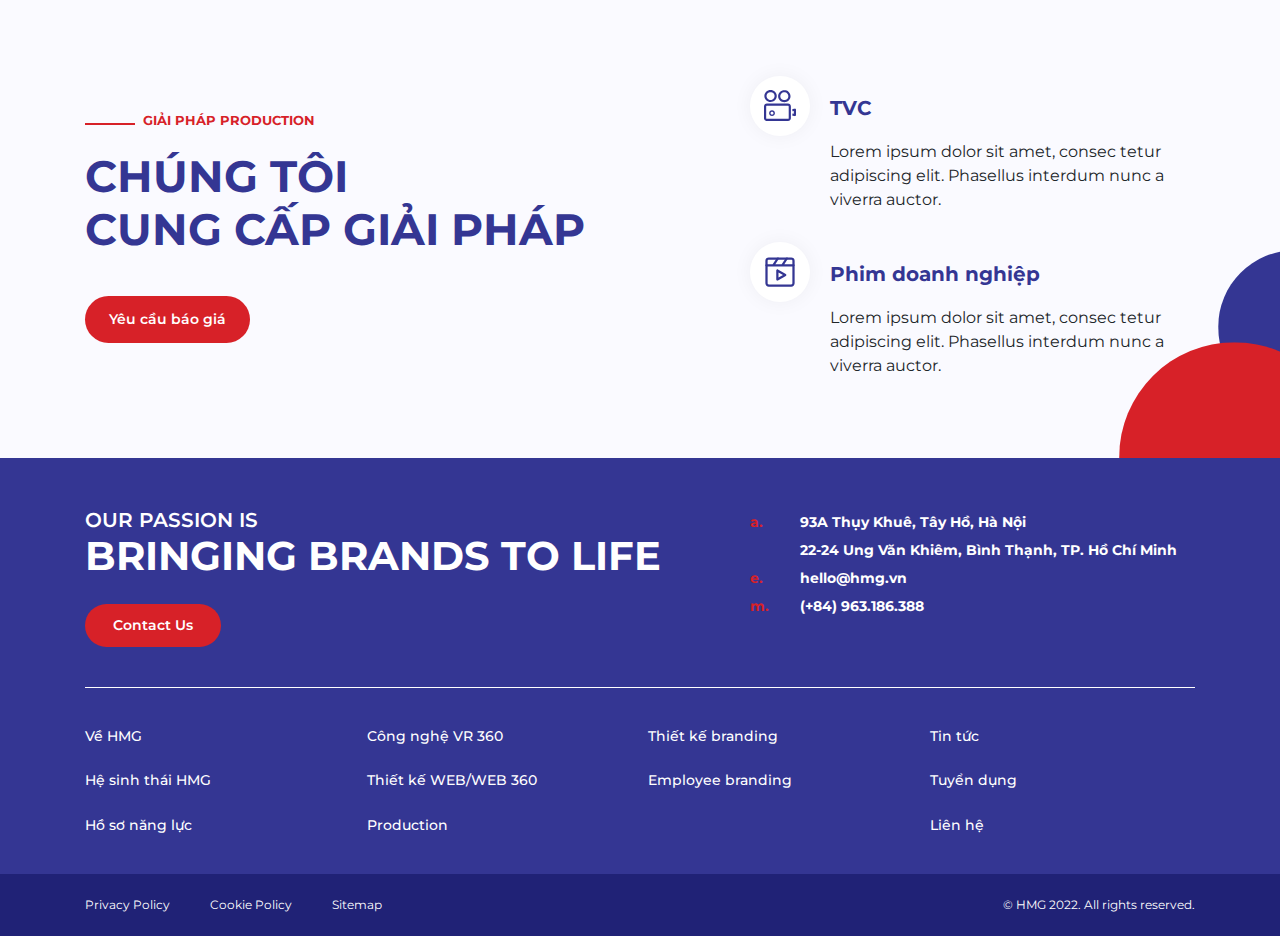
<file: production.html>
<!DOCTYPE html>
<html lang="vi">
    <head>
        <title>Title</title>
        <meta charset="utf-8" />
        <meta name="description" content="Description" />
        <meta name="viewport" content="width=device-width, initial-scale=1, maximum-scale=1, user-scalable=no" />
        <!-- Styles-->
        <link rel="stylesheet" type="text/css" href="./css/libs.css" />
        <link rel="stylesheet" type="text/css" href="./vendor/fontawesome-pro/css/all.min.css" />
        <link rel="stylesheet" type="text/css" href="./css/app.css?v=1.3" />
        <!-- Scripts-->
        <script src="./js/libs.js?v=1.0" defer="defer"></script>
        <script src="./js/app.js?v=1.3" defer="defer"></script>
    </head>
    <body>
        <div class="page">
            <!-- header-->
            <header class="header">
                <div class="header__wrapper">
                    <div class="container-fluid">
                        <div class="header__inner"><a class="header__logo" href="./index.html"><img src="./images/logo.svg" alt="" /></a>
                            <div class="header__elements">
                                <section class="navbar js-navbar">
                                    <div class="navbar__backdrop js-navbar-toggle"></div>
                                    <div class="navbar__wrapper">
                                        <div class="navbar__header"><a class="navbar__logo" href="./index.html"><img src="./images/logo.svg" alt="" /></a>
                                            <button class="btn-toggle js-navbar-toggle ms-auto"></button>
                                        </div>
                                        <div class="navbar__body">
                                            <form class="search">
                                                <div class="input-group">
                                                    <input class="form-control" type="text" placeholder="Tìm kiếm..." />
                                                    <button class="input-group-text"><i class="far fa-search"></i></button>
                                                </div>
                                            </form>
                                            <ul class="menu menu-root">
                                                <li class="menu-item"><a class="menu-link" href="./index.html">Về HMG</a>
                                                </li>
                                                <li class="menu-item menu-item-group"><a class="menu-link" href="#!">Dịch vụ</a><span class="menu-toggle"></span>
                                                    <ul class="menu menu-sub">
                                                        <li class="menu-item"><a class="menu-link" href="./vr-360.html">Công nghệ VR 360</a>
                                                        </li>
                                                        <li class="menu-item"><a class="menu-link" href="./web-design.html">Thiết kế website</a>
                                                        </li>
                                                        <li class="menu-item"><a class="menu-link" href="./production.html">Production</a>
                                                        </li>
                                                        <li class="menu-item"><a class="menu-link" href="./branding.html">Branding</a>
                                                        </li>
                                                        <li class="menu-item menu-item-group"><a class="menu-link" href="./employer-branding.html">Employer Branding</a><span class="menu-toggle"></span>
                                                            <ul class="menu menu-sub menu-sub-2">
                                                                <li class="menu-item"><a class="menu-link" href="#!">Dropdown</a>
                                                                </li>
                                                                <li class="menu-item"><a class="menu-link" href="#!">Dropdown</a>
                                                                </li>
                                                                <li class="menu-item"><a class="menu-link" href="#!">Dropdown</a>
                                                                </li>
                                                            </ul>
                                                        </li>
                                                    </ul>
                                                </li>
                                                <li class="menu-item"><a class="menu-link" href="./news.html">Tin tức</a>
                                                </li>
                                                <li class="menu-item"><a class="menu-link" href="./recruit.html">Tuyển dụng</a>
                                                </li>
                                                <li class="menu-item"><a class="menu-link" href="./contact.html">Liên hệ</a>
                                                </li>
                                            </ul>
                                        </div>
                                    </div>
                                </section>
                                <button class="btn-search" type="button"><i class="fal fa-lg fa-search"></i></button>
                            </div><a class="btn-hotline" href="tel:(+84) 963.186.388"><img src="./images/icon-phone-call-red.svg" alt="" /><span class="ms-3">(+84) 963.186.388</span></a>
                            <button class="btn-toggle d-xl-none js-navbar-toggle ms-4"></button>
                        </div>
                    </div>
                </div>
            </header>
            <div class="page__content">
                <!-- main content-->
                <section class="section bg-light overflow-hidden banner-2">
                    <svg class="banner-2__circle-1" viewBox="0 0 100 100">
                        <circle cx="50" cy="50" r="50" fill="currentColor"></circle>
                    </svg>
                    <svg class="banner-2__circle-2" viewBox="0 0 100 100">
                        <circle cx="50" cy="50" r="50" fill="currentColor"></circle>
                    </svg>
                    <svg class="banner-2__circle-3" viewBox="0 0 100 100">
                        <circle cx="50" cy="50" r="50" fill="currentColor"></circle>
                    </svg><img class="banner-2__img" src="./images/production.png" alt="">
                    <div class="container">
                        <div class="section__subtitle text-start mb-2"><span>PRODUCTION</span></div>
                        <h2 class="section__title text-start mb-0">SỐNG ĐỘNG TRÊN TỪNG<br>THƯỚC PHIM</h2>
                        <div class="banner-2__desc mt-3 mt-lg-20">Công nghệ thực tế ảo (Công nghệ VR) là công nghệ được sử dụng để mô phỏng môi trường giả lập bằng phần mềm chuyên dụng. Nó được phát triển dựa trên không gian thực tế hoặc xây dựng trên không gian ảo. VR được ứng dụng trong nhiều lĩnh vực như: giáo dục, y tế, bất động sản, du lịch,... Cung cấp giải pháp cho chiến lược Marketing và truyền thông hiệu quả cho thương hiệu</div>
                        <div class="mt-3 mt-lg-20"><a class="banner-2__link" href="#!">Xem thêm</a></div>
                    </div>
                </section>
                <section class="section overflow-hidden">
                    <svg class="position-absolute top-50 start-0 text-danger" viewBox="0 0 100 100" style="z-index: -1; width: 12vw; transform: translate(-50%, -80%);">
                        <circle cx="50" cy="50" r="50" fill="currentColor"></circle>
                    </svg>
                    <svg class="position-absolute top-50 start-0 text-primary" viewBox="0 0 100 100" style="z-index: -1; width: 18vw; transform: translate(-85%, -25%);">
                        <circle cx="50" cy="50" r="50" fill="currentColor"></circle>
                    </svg>
                    <svg class="position-absolute bottom-0 end-0" viewBox="0 0 100 100" style="z-index: -1; width: 32vw; transform: translate(25%, 25%); color: #F2F3FF;">
                        <circle cx="50" cy="50" r="50" fill="currentColor"></circle>
                    </svg>
                    <div class="container">
                        <div class="section__subtitle"><span>GIẢI PHÁP PRODUCTION</span></div>
                        <h2 class="section__title">SẢN PHẨM CỦA CHÚNG TÔI</h2>
                        <div class="row g-4 g-xxl-60">
                            <div class="col-lg-9 order-lg-1">
                                <div class="row g-3 g-xl-4">
                                    <div class="col-6 col-md-4"><a class="product" href="#!">
                                            <div class="product__frame"><img src="./images/product-1.jpg" alt="" /></div>
                                            <div class="product__overlay">
                                                <div class="product__title">KĐT The Trident city</div>
                                            </div>
                                        </a>
                                    </div>
                                    <div class="col-6 col-md-4"><a class="product" href="#!">
                                            <div class="product__frame"><img src="./images/product-1.jpg" alt="" /></div>
                                            <div class="product__overlay">
                                                <div class="product__title">KĐT The Trident city</div>
                                            </div>
                                        </a>
                                    </div>
                                    <div class="col-6 col-md-4"><a class="product" href="#!">
                                            <div class="product__frame"><img src="./images/product-1.jpg" alt="" /></div>
                                            <div class="product__overlay">
                                                <div class="product__title">KĐT The Trident city</div>
                                            </div>
                                        </a>
                                    </div>
                                    <div class="col-6 col-md-4"><a class="product" href="#!">
                                            <div class="product__frame"><img src="./images/product-1.jpg" alt="" /></div>
                                            <div class="product__overlay">
                                                <div class="product__title">KĐT The Trident city</div>
                                            </div>
                                        </a>
                                    </div>
                                    <div class="col-6 col-md-4"><a class="product" href="#!">
                                            <div class="product__frame"><img src="./images/product-1.jpg" alt="" /></div>
                                            <div class="product__overlay">
                                                <div class="product__title">KĐT The Trident city</div>
                                            </div>
                                        </a>
                                    </div>
                                    <div class="col-6 col-md-4"><a class="product" href="#!">
                                            <div class="product__frame"><img src="./images/product-1.jpg" alt="" /></div>
                                            <div class="product__overlay">
                                                <div class="product__title">KĐT The Trident city</div>
                                            </div>
                                        </a>
                                    </div>
                                    <div class="col-6 col-md-4"><a class="product" href="#!">
                                            <div class="product__frame"><img src="./images/product-1.jpg" alt="" /></div>
                                            <div class="product__overlay">
                                                <div class="product__title">KĐT The Trident city</div>
                                            </div>
                                        </a>
                                    </div>
                                    <div class="col-6 col-md-4"><a class="product" href="#!">
                                            <div class="product__frame"><img src="./images/product-1.jpg" alt="" /></div>
                                            <div class="product__overlay">
                                                <div class="product__title">KĐT The Trident city</div>
                                            </div>
                                        </a>
                                    </div>
                                    <div class="col-6 col-md-4"><a class="product" href="#!">
                                            <div class="product__frame"><img src="./images/product-1.jpg" alt="" /></div>
                                            <div class="product__overlay">
                                                <div class="product__title">KĐT The Trident city</div>
                                            </div>
                                        </a>
                                    </div>
                                </div>
                                <div class="mt-4 mt-xl-40 text-center"><a class="n-btn n-btn--light" href="#!">Load more</a></div>
                            </div>
                            <div class="col-lg-3">
                                <ul class="as-menu">
                                    <li><a class="active" href="#!">TẤT CẢ</a></li>
                                    <li><a href="#!">TVC</a></li>
                                    <li><a href="#!">PHIM DOANH NGHIỆP</a></li>
                                </ul>
                            </div>
                        </div>
                    </div>
                </section>
                <section class="section overflow-hidden bg-light">
                    <svg class="position-absolute bottom-0 end-0 text-primary" viewBox="0 0 100 100" style="z-index: -1; width: 12vw; transform: translate(60%, -35%);">
                        <circle cx="50" cy="50" r="50" fill="currentColor"></circle>
                    </svg>
                    <svg class="position-absolute bottom-0 end-0 text-danger" viewBox="0 0 100 100" style="z-index: -1; width: 18vw; transform: translate(30%, 50%);">
                        <circle cx="50" cy="50" r="50" fill="currentColor"></circle>
                    </svg>
                    <div class="container">
                        <div class="row g-30 align-items-center">
                            <div class="col-lg-7">
                                <div class="section__subtitle text-start"><span>GIẢI PHÁP PRODUCTION</span></div>
                                <h2 class="section__title text-start mb-0">CHÚNG TÔI<br>CUNG CẤP GIẢI PHÁP</h2>
                                <div class="mt-4 mt-xl-40"><a class="n-btn" href="#!">Yêu cầu báo giá</a></div>
                            </div>
                            <div class="col-lg-5">
                                <div class="n-media">
                                    <div class="row g-20 g-xxl-30">
                                        <div class="col-auto">
                                            <div class="n-media__icon"><img src="./images/icon-camera.svg" alt="" /></div>
                                        </div>
                                        <div class="col">
                                            <div class="n-media__title">TVC</div>
                                            <div class="n-media__desc">Lorem ipsum dolor sit amet, consec tetur adipiscing elit. Phasellus interdum nunc a viverra auctor.</div>
                                        </div>
                                    </div>
                                </div>
                                <div class="n-media">
                                    <div class="row g-20 g-xxl-30">
                                        <div class="col-auto">
                                            <div class="n-media__icon"><img src="./images/icon-video.svg" alt="" /></div>
                                        </div>
                                        <div class="col">
                                            <div class="n-media__title">Phim doanh nghiệp</div>
                                            <div class="n-media__desc">Lorem ipsum dolor sit amet, consec tetur adipiscing elit. Phasellus interdum nunc a viverra auctor.</div>
                                        </div>
                                    </div>
                                </div>
                            </div>
                        </div>
                    </div>
                </section>
            </div>
            <!-- footer-->
            <footer class="footer">
                <div class="container-fluid">
                    <div class="row gx-xxl-80 gy-30">
                        <div class="col-lg-7">
                            <div class="footer__name">OUR PASSION IS<br /><strong>BRINGING BRANDS TO LIFE</strong></div>
                            <div class="mt-4 mt-xxl-40"><a class="n-btn n-btn--lg" href="./contact.html">Contact Us</a></div>
                        </div>
                        <div class="col-lg-5">
                            <div class="f-contact">
                                <div class="f-contact__item">
                                    <div class="row g-0">
                                        <div class="col-auto f-contact__label">a.</div>
                                        <div class="col">93A Thụy Khuê, Tây Hồ, Hà Nội<br />22-24 Ung Văn Khiêm, Bình Thạnh, TP. Hồ Chí Minh</div>
                                    </div>
                                </div>
                                <div class="f-contact__item">
                                    <div class="row g-0">
                                        <div class="col-auto f-contact__label">e.</div>
                                        <div class="col"><a href="mailto:hello@hmg.vn">hello@hmg.vn</a></div>
                                    </div>
                                </div>
                                <div class="f-contact__item">
                                    <div class="row g-0">
                                        <div class="col-auto f-contact__label">m.</div>
                                        <div class="col"><a href="tel:(+84) 963.186.388">(+84) 963.186.388</a></div>
                                    </div>
                                </div>
                            </div>
                        </div>
                    </div>
                    <div class="border-top border-white my-30 my-xl-40 my-xxl-50"></div>
                    <div class="row g-3">
                        <div class="col-6 col-lg-3">
                            <ul class="f-menu">
                                <li><a href="#!">Về HMG</a></li>
                                <li><a href="#!">Hệ sinh thái HMG</a></li>
                                <li><a href="#!">Hồ sơ năng lực</a></li>
                            </ul>
                        </div>
                        <div class="col-6 col-lg-3">
                            <ul class="f-menu">
                                <li><a href="#!">Công nghệ VR 360</a></li>
                                <li><a href="#!">Thiết kế WEB/WEB 360</a></li>
                                <li><a href="#!">Production</a></li>
                            </ul>
                        </div>
                        <div class="col-6 col-lg-3">
                            <ul class="f-menu">
                                <li><a href="#!">Thiết kế branding</a></li>
                                <li><a href="#!">Employee branding</a></li>
                            </ul>
                        </div>
                        <div class="col-6 col-lg-3">
                            <ul class="f-menu">
                                <li><a href="#!">Tin tức</a></li>
                                <li><a href="#!">Tuyển dụng</a></li>
                                <li><a href="#!">Liên hệ</a></li>
                            </ul>
                        </div>
                    </div>
                </div>
                <div class="footer__end mt-30 mt-xl-40 mt-xxl-60">
                    <div class="container-fluid">
                        <div class="row align-items-center justify-content-between g-2">
                            <div class="col-auto">
                                <nav class="f-nav"><a href="#!">Privacy Policy</a><a href="#!">Cookie Policy</a><a href="#!">Sitemap</a>
                                </nav>
                            </div>
                            <div class="col-auto">
                                <div class="footer__copyright">© HMG 2022. All rights reserved.</div>
                            </div>
                        </div>
                    </div>
                </div>
            </footer>
        </div>
        <!-- modals + sticky widgets-->
        <nav class="sticky-btns"><a class="sticky-btns__item" href="#!"><img src="./images/icon-envelope-white.svg" alt="" /></a><a class="sticky-btns__item sticky-btns__item--red" href="#!"><img src="./images/icon-phone-call-white.svg" alt="" /></a></nav><a class="btn-download n-btn" href="#!">Tải hồ sơ năng lực</a>
        <div class="md-pricing modal fade" tabindex="-1">
            <div class="modal-dialog modal-dialog-centered">
                <div class="modal-content">
                    <div class="modal-body">
                        <button class="btn-close" type="button" data-bs-dismiss="modal"></button>
                        <form class="contact-form" action="#!">
                            <div class="md-pricing__title">Yêu cầu báo giá</div>
                            <input class="form-control mb-3 mb-xxl-4" type="text" placeholder="Họ và tên" />
                            <input class="form-control mb-3 mb-xxl-4" type="text" placeholder="Địa chỉ email" />
                            <input class="form-control mb-3 mb-xxl-4" type="text" placeholder="[Tên Công ty]_YCBG [Tên dịch Vụ]" />
                            <textarea class="form-control mb-3 mb-xxl-4" rows="6" placeholder="Nội dung yêu cầu"></textarea>
                            <div class="text-end">
                                <button class="n-btn n-btn--md" type="submit">Gửi yêu cầu</button>
                            </div>
                        </form>
                    </div>
                </div>
            </div>
        </div>
    </body>
</html>
</file>
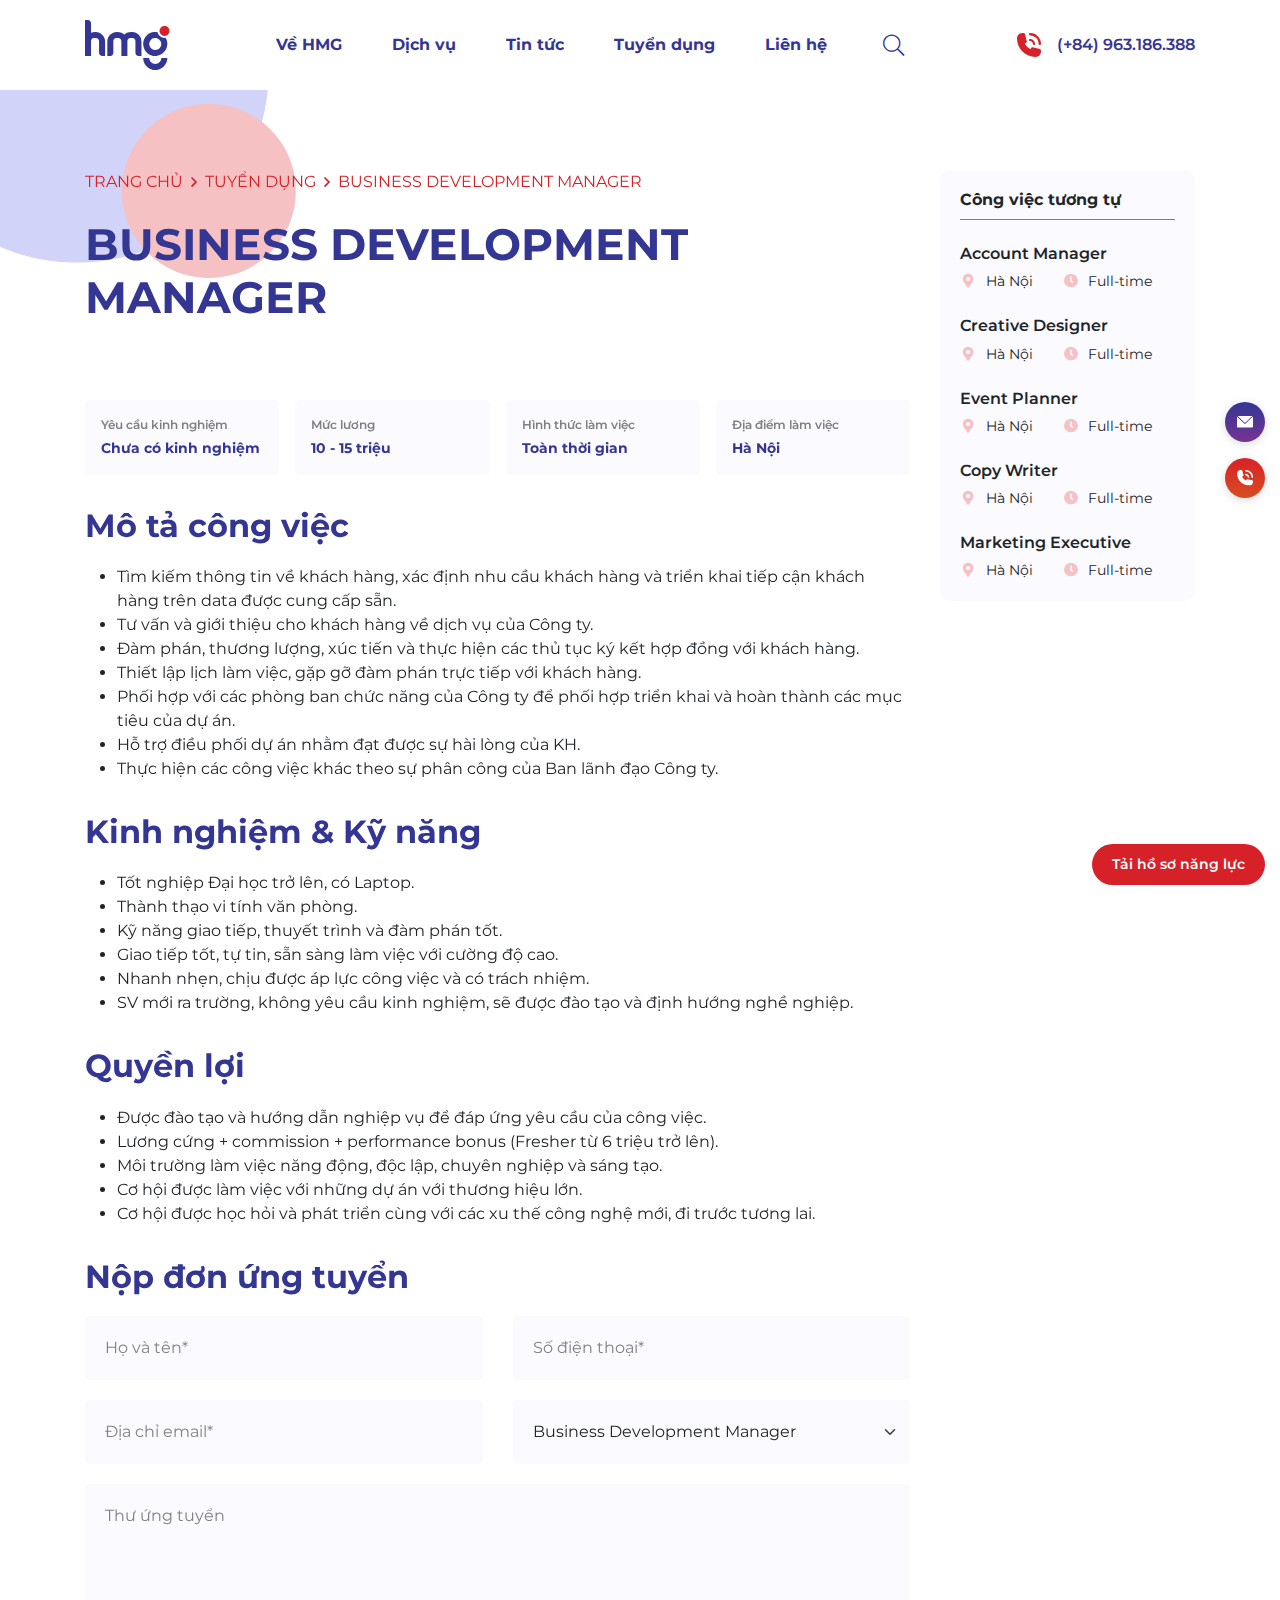
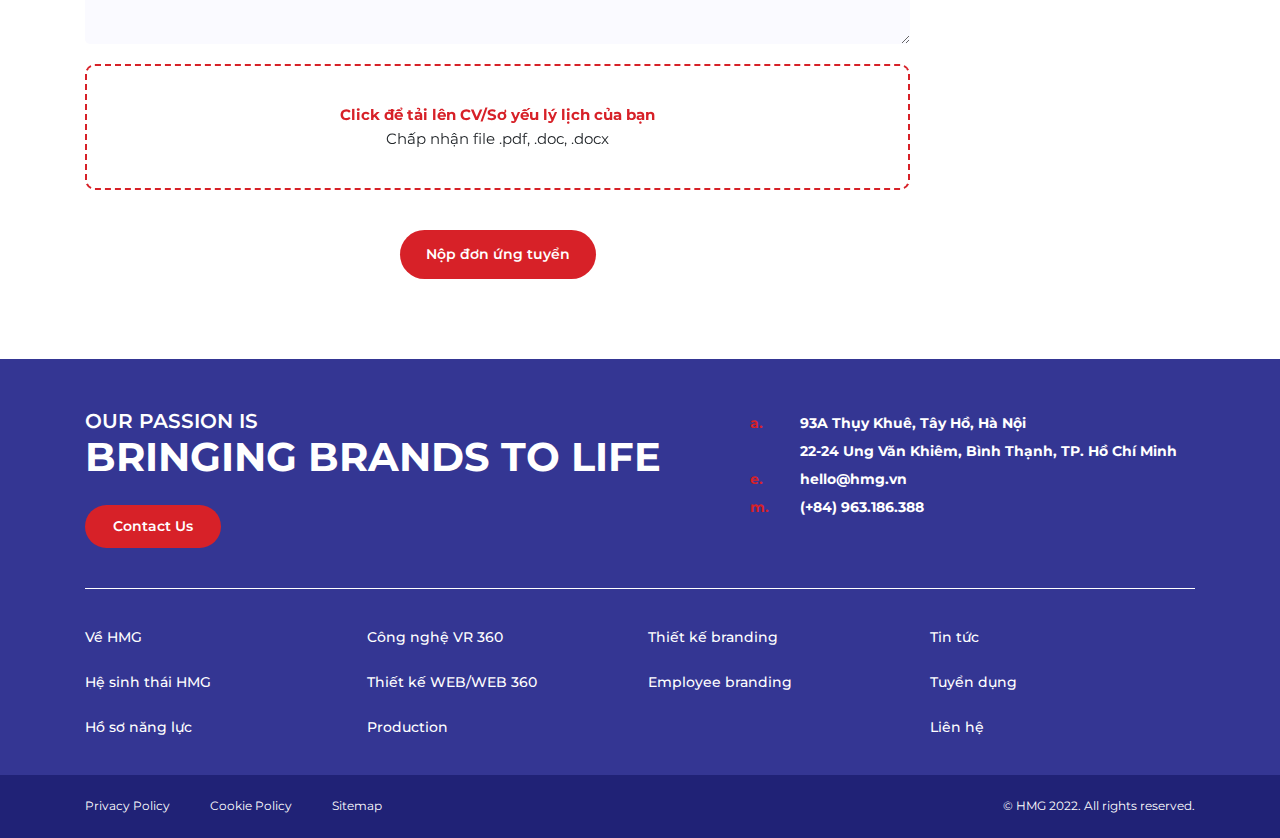
<file: recruit-detail.html>
<!DOCTYPE html>
<html lang="vi">
    <head>
        <title>Title</title>
        <meta charset="utf-8" />
        <meta name="description" content="Description" />
        <meta name="viewport" content="width=device-width, initial-scale=1, maximum-scale=1, user-scalable=no" />
        <!-- Styles-->
        <link rel="stylesheet" type="text/css" href="./css/libs.css" />
        <link rel="stylesheet" type="text/css" href="./vendor/fontawesome-pro/css/all.min.css" />
        <link rel="stylesheet" type="text/css" href="./css/app.css?v=1.3" />
        <!-- Scripts-->
        <script src="./js/libs.js?v=1.0" defer="defer"></script>
        <script src="./js/app.js?v=1.3" defer="defer"></script>
    </head>
    <body>
        <div class="page">
            <!-- header-->
            <header class="header">
                <div class="header__wrapper">
                    <div class="container-fluid">
                        <div class="header__inner"><a class="header__logo" href="./index.html"><img src="./images/logo.svg" alt="" /></a>
                            <div class="header__elements">
                                <section class="navbar js-navbar">
                                    <div class="navbar__backdrop js-navbar-toggle"></div>
                                    <div class="navbar__wrapper">
                                        <div class="navbar__header"><a class="navbar__logo" href="./index.html"><img src="./images/logo.svg" alt="" /></a>
                                            <button class="btn-toggle js-navbar-toggle ms-auto"></button>
                                        </div>
                                        <div class="navbar__body">
                                            <form class="search">
                                                <div class="input-group">
                                                    <input class="form-control" type="text" placeholder="Tìm kiếm..." />
                                                    <button class="input-group-text"><i class="far fa-search"></i></button>
                                                </div>
                                            </form>
                                            <ul class="menu menu-root">
                                                <li class="menu-item"><a class="menu-link" href="./index.html">Về HMG</a>
                                                </li>
                                                <li class="menu-item menu-item-group"><a class="menu-link" href="#!">Dịch vụ</a><span class="menu-toggle"></span>
                                                    <ul class="menu menu-sub">
                                                        <li class="menu-item"><a class="menu-link" href="./vr-360.html">Công nghệ VR 360</a>
                                                        </li>
                                                        <li class="menu-item"><a class="menu-link" href="./web-design.html">Thiết kế website</a>
                                                        </li>
                                                        <li class="menu-item"><a class="menu-link" href="./production.html">Production</a>
                                                        </li>
                                                        <li class="menu-item"><a class="menu-link" href="./branding.html">Branding</a>
                                                        </li>
                                                        <li class="menu-item menu-item-group"><a class="menu-link" href="./employer-branding.html">Employer Branding</a><span class="menu-toggle"></span>
                                                            <ul class="menu menu-sub menu-sub-2">
                                                                <li class="menu-item"><a class="menu-link" href="#!">Dropdown</a>
                                                                </li>
                                                                <li class="menu-item"><a class="menu-link" href="#!">Dropdown</a>
                                                                </li>
                                                                <li class="menu-item"><a class="menu-link" href="#!">Dropdown</a>
                                                                </li>
                                                            </ul>
                                                        </li>
                                                    </ul>
                                                </li>
                                                <li class="menu-item"><a class="menu-link" href="./news.html">Tin tức</a>
                                                </li>
                                                <li class="menu-item"><a class="menu-link" href="./recruit.html">Tuyển dụng</a>
                                                </li>
                                                <li class="menu-item"><a class="menu-link" href="./contact.html">Liên hệ</a>
                                                </li>
                                            </ul>
                                        </div>
                                    </div>
                                </section>
                                <button class="btn-search" type="button"><i class="fal fa-lg fa-search"></i></button>
                            </div><a class="btn-hotline" href="tel:(+84) 963.186.388"><img src="./images/icon-phone-call-red.svg" alt="" /><span class="ms-3">(+84) 963.186.388</span></a>
                            <button class="btn-toggle d-xl-none js-navbar-toggle ms-4"></button>
                        </div>
                    </div>
                </div>
            </header>
            <div class="page__content">
                <!-- main content-->
                <section class="section overflow-hidden">
                    <svg class="position-absolute top-0 start-0" viewBox="0 0 100 100" style="z-index: -1; width: 30vw; transform: translate(-30%, -55%); color:#D2D3F9;">
                        <circle cx="50" cy="50" r="50" fill="currentColor"></circle>
                    </svg>
                    <svg class="position-absolute top-0 start-0" viewBox="0 0 100 100" style="z-index: -1; width: 13.6vw; transform: translate(70%, 8%); color:#F5C1C3">
                        <circle cx="50" cy="50" r="50" fill="currentColor"></circle>
                    </svg>
                    <div class="container">
                        <div class="row g-30 g-xxl-60">
                            <div class="col-lg-8 col-xl-9">
                                <div class="mb-4">
                                    <ol class="breadcrumb text-danger">
                                        <li class="breadcrumb-item"><a class="link-unstyled" href="#!">Trang chủ</a></li>
                                        <li class="breadcrumb-item"><a class="link-unstyled" href="#!">TUYỂN DỤNG</a></li>
                                        <li class="breadcrumb-item active">BUSINESS DEVELOPMENT MANAGER</li>
                                    </ol>
                                </div>
                                <article class="post">
                                    <h1 class="post__title">BUSINESS DEVELOPMENT MANAGER</h1>
                                    <div class="row g-3 mt-lg-40 mt-xl-60">
                                        <div class="col-6 col-xl-3">
                                            <div class="job-info">
                                                <div class="job-info__label">Yêu cầu kinh nghiệm</div>
                                                <div class="job-info__content">Chưa có kinh nghiệm</div>
                                            </div>
                                        </div>
                                        <div class="col-6 col-xl-3">
                                            <div class="job-info">
                                                <div class="job-info__label">Mức lương</div>
                                                <div class="job-info__content">10 - 15 triệu</div>
                                            </div>
                                        </div>
                                        <div class="col-6 col-xl-3">
                                            <div class="job-info">
                                                <div class="job-info__label">Hình thức làm việc</div>
                                                <div class="job-info__content">Toàn thời gian</div>
                                            </div>
                                        </div>
                                        <div class="col-6 col-xl-3">
                                            <div class="job-info">
                                                <div class="job-info__label">Địa điểm làm việc</div>
                                                <div class="job-info__content">Hà Nội</div>
                                            </div>
                                        </div>
                                    </div>
                                    <h2 class="post__subtitle">Mô tả công việc</h2>
                                    <div class="post__content">
                                        <ul>
                                            <li>Tìm kiếm thông tin về khách hàng, xác định nhu cầu khách hàng và triển khai tiếp cận khách hàng trên data được cung cấp sẵn.</li>
                                            <li>Tư vấn và giới thiệu cho khách hàng về dịch vụ của Công ty.</li>
                                            <li>Đàm phán, thương lượng, xúc tiến và thực hiện các thủ tục ký kết hợp đồng với khách hàng.</li>
                                            <li>Thiết lập lịch làm việc, gặp gỡ đàm phán trực tiếp với khách hàng.</li>
                                            <li>Phối hợp với các phòng ban chức năng của Công ty để phối hợp triển khai và hoàn thành các mục tiêu của dự án.</li>
                                            <li>Hỗ trợ điều phối dự án nhằm đạt được sự hài lòng của KH.</li>
                                            <li>Thực hiện các công việc khác theo sự phân công của Ban lãnh đạo Công ty.</li>
                                        </ul>
                                    </div>
                                    <h2 class="post__subtitle">Kinh nghiệm & Kỹ năng</h2>
                                    <div class="post__content">
                                        <ul>
                                            <li>Tốt nghiệp Đại học trở lên, có Laptop.</li>
                                            <li>Thành thạo vi tính văn phòng.</li>
                                            <li>Kỹ năng giao tiếp, thuyết trình và đàm phán tốt.</li>
                                            <li>Giao tiếp tốt, tự tin, sẵn sàng làm việc với cường độ cao.</li>
                                            <li>Nhanh nhẹn, chịu được áp lực công việc và có trách nhiệm.</li>
                                            <li>SV mới ra trường, không yêu cầu kinh nghiệm, sẽ được đào tạo và định hướng nghề nghiệp.</li>
                                        </ul>
                                    </div>
                                    <h2 class="post__subtitle">Quyền lợi</h2>
                                    <div class="post__content">
                                        <ul>
                                            <li>Được đào tạo và hướng dẫn nghiệp vụ để đáp ứng yêu cầu của công việc.</li>
                                            <li>Lương cứng + commission + performance bonus (Fresher từ 6 triệu trở lên).</li>
                                            <li>Môi trường làm việc năng động, độc lập, chuyên nghiệp và sáng tạo.</li>
                                            <li>Cơ hội được làm việc với những dự án với thương hiệu lớn.</li>
                                            <li>Cơ hội được học hỏi và phát triển cùng với các xu thế công nghệ mới, đi trước tương lai.</li>
                                        </ul>
                                    </div>
                                    <h2 class="post__subtitle">Nộp đơn ứng tuyển</h2>
                                    <form class="recruit-form" action="#!">
                                        <div class="row gx-30 gy-20">
                                            <div class="col-lg-6">
                                                <input class="form-control" type="text" placeholder="Họ và tên*" required>
                                            </div>
                                            <div class="col-lg-6">
                                                <input class="form-control" type="text" placeholder="Số điện thoại*" required>
                                            </div>
                                            <div class="col-lg-6">
                                                <input class="form-control" type="email" placeholder="Địa chỉ email*" required>
                                            </div>
                                            <div class="col-lg-6">
                                                <select class="form-select">
                                                    <option>Business Development Manager</option>
                                                    <option>Business Development Manager</option>
                                                    <option>Business Development Manager</option>
                                                    <option>Business Development Manager</option>
                                                </select>
                                            </div>
                                            <div class="col-12">
                                                <textarea class="form-control" rows="5" placeholder="Thư ứng tuyển"></textarea>
                                            </div>
                                            <div class="col-12">
                                                <label class="file-input js-file">
                                                    <input class="js-file-input" type="file" data-target="#avatar-preview" /><span class="file-input__btn">Click để tải lên CV/Sơ yếu lý lịch của bạn</span><span class="file-input__text js-file-text">Chấp nhận file .pdf, .doc, .docx</span>
                                                </label>
                                            </div>
                                            <div class="col-12 text-center pt-2 pt-lg-20">
                                                <button class="n-btn n-btn--md" type="submit">Nộp đơn ứng tuyển</button>
                                            </div>
                                        </div>
                                    </form>
                                </article>
                            </div>
                            <div class="col-lg-4 col-xl-3 floating-container position-relative">
                                <div class="floating" data-top="30">
                                    <section class="recent-posts">
                                        <h2 class="recent-posts__title">Công việc tương tự</h2>
                                        <div class="mt-4">
                                            <div class="recruit-2">
                                                <h3 class="recruit-2__title"><a href="#!">Account Manager</a></h3>
                                                <div class="d-flex flex-wrap">
                                                    <div class="recruit-2__info"><i class="fas fa-fw fa-map-marker-alt me-2"></i>Hà Nội</div>
                                                    <div class="recruit-2__info"><i class="fas fa-fw fa-clock me-2"></i>Full-time</div>
                                                </div>
                                            </div>
                                        </div>
                                        <div class="mt-4">
                                            <div class="recruit-2">
                                                <h3 class="recruit-2__title"><a href="#!">Creative Designer</a></h3>
                                                <div class="d-flex flex-wrap">
                                                    <div class="recruit-2__info"><i class="fas fa-fw fa-map-marker-alt me-2"></i>Hà Nội</div>
                                                    <div class="recruit-2__info"><i class="fas fa-fw fa-clock me-2"></i>Full-time</div>
                                                </div>
                                            </div>
                                        </div>
                                        <div class="mt-4">
                                            <div class="recruit-2">
                                                <h3 class="recruit-2__title"><a href="#!">Event Planner</a></h3>
                                                <div class="d-flex flex-wrap">
                                                    <div class="recruit-2__info"><i class="fas fa-fw fa-map-marker-alt me-2"></i>Hà Nội</div>
                                                    <div class="recruit-2__info"><i class="fas fa-fw fa-clock me-2"></i>Full-time</div>
                                                </div>
                                            </div>
                                        </div>
                                        <div class="mt-4">
                                            <div class="recruit-2">
                                                <h3 class="recruit-2__title"><a href="#!">Copy Writer</a></h3>
                                                <div class="d-flex flex-wrap">
                                                    <div class="recruit-2__info"><i class="fas fa-fw fa-map-marker-alt me-2"></i>Hà Nội</div>
                                                    <div class="recruit-2__info"><i class="fas fa-fw fa-clock me-2"></i>Full-time</div>
                                                </div>
                                            </div>
                                        </div>
                                        <div class="mt-4">
                                            <div class="recruit-2">
                                                <h3 class="recruit-2__title"><a href="#!">Marketing Executive</a></h3>
                                                <div class="d-flex flex-wrap">
                                                    <div class="recruit-2__info"><i class="fas fa-fw fa-map-marker-alt me-2"></i>Hà Nội</div>
                                                    <div class="recruit-2__info"><i class="fas fa-fw fa-clock me-2"></i>Full-time</div>
                                                </div>
                                            </div>
                                        </div>
                                    </section>
                                </div>
                            </div>
                        </div>
                    </div>
                </section>
            </div>
            <!-- footer-->
            <footer class="footer">
                <div class="container-fluid">
                    <div class="row gx-xxl-80 gy-30">
                        <div class="col-lg-7">
                            <div class="footer__name">OUR PASSION IS<br /><strong>BRINGING BRANDS TO LIFE</strong></div>
                            <div class="mt-4 mt-xxl-40"><a class="n-btn n-btn--lg" href="./contact.html">Contact Us</a></div>
                        </div>
                        <div class="col-lg-5">
                            <div class="f-contact">
                                <div class="f-contact__item">
                                    <div class="row g-0">
                                        <div class="col-auto f-contact__label">a.</div>
                                        <div class="col">93A Thụy Khuê, Tây Hồ, Hà Nội<br />22-24 Ung Văn Khiêm, Bình Thạnh, TP. Hồ Chí Minh</div>
                                    </div>
                                </div>
                                <div class="f-contact__item">
                                    <div class="row g-0">
                                        <div class="col-auto f-contact__label">e.</div>
                                        <div class="col"><a href="mailto:hello@hmg.vn">hello@hmg.vn</a></div>
                                    </div>
                                </div>
                                <div class="f-contact__item">
                                    <div class="row g-0">
                                        <div class="col-auto f-contact__label">m.</div>
                                        <div class="col"><a href="tel:(+84) 963.186.388">(+84) 963.186.388</a></div>
                                    </div>
                                </div>
                            </div>
                        </div>
                    </div>
                    <div class="border-top border-white my-30 my-xl-40 my-xxl-50"></div>
                    <div class="row g-3">
                        <div class="col-6 col-lg-3">
                            <ul class="f-menu">
                                <li><a href="#!">Về HMG</a></li>
                                <li><a href="#!">Hệ sinh thái HMG</a></li>
                                <li><a href="#!">Hồ sơ năng lực</a></li>
                            </ul>
                        </div>
                        <div class="col-6 col-lg-3">
                            <ul class="f-menu">
                                <li><a href="#!">Công nghệ VR 360</a></li>
                                <li><a href="#!">Thiết kế WEB/WEB 360</a></li>
                                <li><a href="#!">Production</a></li>
                            </ul>
                        </div>
                        <div class="col-6 col-lg-3">
                            <ul class="f-menu">
                                <li><a href="#!">Thiết kế branding</a></li>
                                <li><a href="#!">Employee branding</a></li>
                            </ul>
                        </div>
                        <div class="col-6 col-lg-3">
                            <ul class="f-menu">
                                <li><a href="#!">Tin tức</a></li>
                                <li><a href="#!">Tuyển dụng</a></li>
                                <li><a href="#!">Liên hệ</a></li>
                            </ul>
                        </div>
                    </div>
                </div>
                <div class="footer__end mt-30 mt-xl-40 mt-xxl-60">
                    <div class="container-fluid">
                        <div class="row align-items-center justify-content-between g-2">
                            <div class="col-auto">
                                <nav class="f-nav"><a href="#!">Privacy Policy</a><a href="#!">Cookie Policy</a><a href="#!">Sitemap</a>
                                </nav>
                            </div>
                            <div class="col-auto">
                                <div class="footer__copyright">© HMG 2022. All rights reserved.</div>
                            </div>
                        </div>
                    </div>
                </div>
            </footer>
        </div>
        <!-- modals + sticky widgets-->
        <nav class="sticky-btns"><a class="sticky-btns__item" href="#!"><img src="./images/icon-envelope-white.svg" alt="" /></a><a class="sticky-btns__item sticky-btns__item--red" href="#!"><img src="./images/icon-phone-call-white.svg" alt="" /></a></nav><a class="btn-download n-btn" href="#!">Tải hồ sơ năng lực</a>
        <div class="md-pricing modal fade" tabindex="-1">
            <div class="modal-dialog modal-dialog-centered">
                <div class="modal-content">
                    <div class="modal-body">
                        <button class="btn-close" type="button" data-bs-dismiss="modal"></button>
                        <form class="contact-form" action="#!">
                            <div class="md-pricing__title">Yêu cầu báo giá</div>
                            <input class="form-control mb-3 mb-xxl-4" type="text" placeholder="Họ và tên" />
                            <input class="form-control mb-3 mb-xxl-4" type="text" placeholder="Địa chỉ email" />
                            <input class="form-control mb-3 mb-xxl-4" type="text" placeholder="[Tên Công ty]_YCBG [Tên dịch Vụ]" />
                            <textarea class="form-control mb-3 mb-xxl-4" rows="6" placeholder="Nội dung yêu cầu"></textarea>
                            <div class="text-end">
                                <button class="n-btn n-btn--md" type="submit">Gửi yêu cầu</button>
                            </div>
                        </form>
                    </div>
                </div>
            </div>
        </div>
    </body>
</html>
</file>
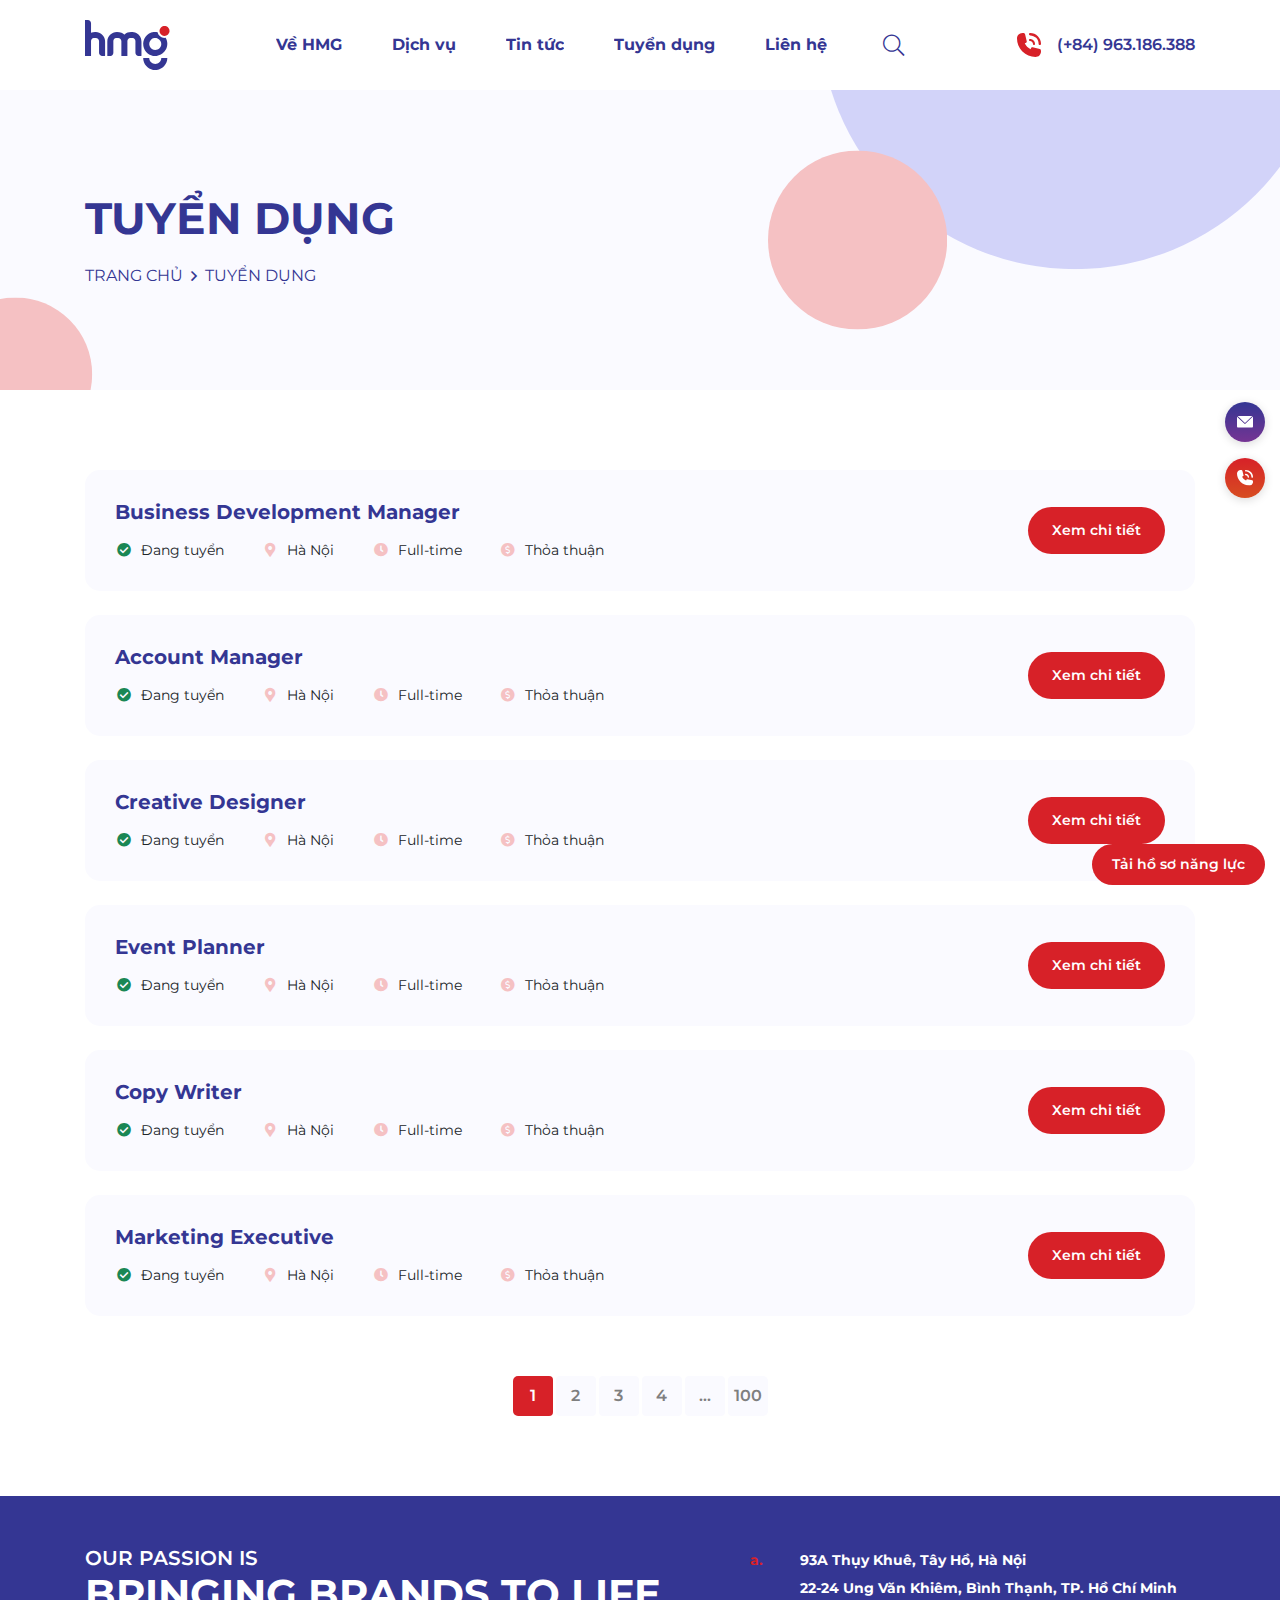
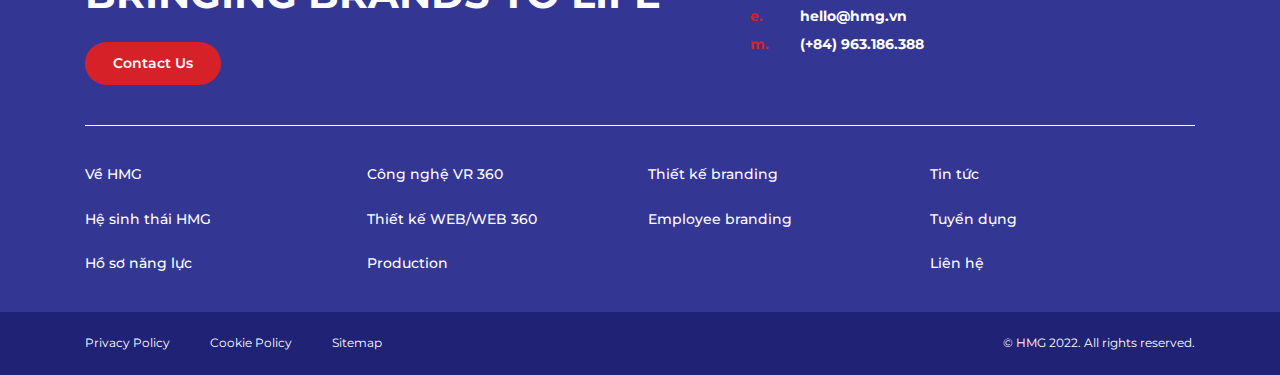
<file: recruit.html>
<!DOCTYPE html>
<html lang="vi">
    <head>
        <title>Title</title>
        <meta charset="utf-8" />
        <meta name="description" content="Description" />
        <meta name="viewport" content="width=device-width, initial-scale=1, maximum-scale=1, user-scalable=no" />
        <!-- Styles-->
        <link rel="stylesheet" type="text/css" href="./css/libs.css" />
        <link rel="stylesheet" type="text/css" href="./vendor/fontawesome-pro/css/all.min.css" />
        <link rel="stylesheet" type="text/css" href="./css/app.css?v=1.3" />
        <!-- Scripts-->
        <script src="./js/libs.js?v=1.0" defer="defer"></script>
        <script src="./js/app.js?v=1.3" defer="defer"></script>
    </head>
    <body>
        <div class="page">
            <!-- header-->
            <header class="header">
                <div class="header__wrapper">
                    <div class="container-fluid">
                        <div class="header__inner"><a class="header__logo" href="./index.html"><img src="./images/logo.svg" alt="" /></a>
                            <div class="header__elements">
                                <section class="navbar js-navbar">
                                    <div class="navbar__backdrop js-navbar-toggle"></div>
                                    <div class="navbar__wrapper">
                                        <div class="navbar__header"><a class="navbar__logo" href="./index.html"><img src="./images/logo.svg" alt="" /></a>
                                            <button class="btn-toggle js-navbar-toggle ms-auto"></button>
                                        </div>
                                        <div class="navbar__body">
                                            <form class="search">
                                                <div class="input-group">
                                                    <input class="form-control" type="text" placeholder="Tìm kiếm..." />
                                                    <button class="input-group-text"><i class="far fa-search"></i></button>
                                                </div>
                                            </form>
                                            <ul class="menu menu-root">
                                                <li class="menu-item"><a class="menu-link" href="./index.html">Về HMG</a>
                                                </li>
                                                <li class="menu-item menu-item-group"><a class="menu-link" href="#!">Dịch vụ</a><span class="menu-toggle"></span>
                                                    <ul class="menu menu-sub">
                                                        <li class="menu-item"><a class="menu-link" href="./vr-360.html">Công nghệ VR 360</a>
                                                        </li>
                                                        <li class="menu-item"><a class="menu-link" href="./web-design.html">Thiết kế website</a>
                                                        </li>
                                                        <li class="menu-item"><a class="menu-link" href="./production.html">Production</a>
                                                        </li>
                                                        <li class="menu-item"><a class="menu-link" href="./branding.html">Branding</a>
                                                        </li>
                                                        <li class="menu-item menu-item-group"><a class="menu-link" href="./employer-branding.html">Employer Branding</a><span class="menu-toggle"></span>
                                                            <ul class="menu menu-sub menu-sub-2">
                                                                <li class="menu-item"><a class="menu-link" href="#!">Dropdown</a>
                                                                </li>
                                                                <li class="menu-item"><a class="menu-link" href="#!">Dropdown</a>
                                                                </li>
                                                                <li class="menu-item"><a class="menu-link" href="#!">Dropdown</a>
                                                                </li>
                                                            </ul>
                                                        </li>
                                                    </ul>
                                                </li>
                                                <li class="menu-item"><a class="menu-link" href="./news.html">Tin tức</a>
                                                </li>
                                                <li class="menu-item"><a class="menu-link" href="./recruit.html">Tuyển dụng</a>
                                                </li>
                                                <li class="menu-item"><a class="menu-link" href="./contact.html">Liên hệ</a>
                                                </li>
                                            </ul>
                                        </div>
                                    </div>
                                </section>
                                <button class="btn-search" type="button"><i class="fal fa-lg fa-search"></i></button>
                            </div><a class="btn-hotline" href="tel:(+84) 963.186.388"><img src="./images/icon-phone-call-red.svg" alt="" /><span class="ms-3">(+84) 963.186.388</span></a>
                            <button class="btn-toggle d-xl-none js-navbar-toggle ms-4"></button>
                        </div>
                    </div>
                </div>
            </header>
            <div class="page__content">
                <!-- main content-->
                <section class="section bg-light overflow-hidden banner-3">
                    <svg class="banner-3__circle-1" viewBox="0 0 100 100">
                        <circle cx="50" cy="50" r="50" fill="currentColor"></circle>
                    </svg>
                    <svg class="banner-3__circle-2" viewBox="0 0 100 100">
                        <circle cx="50" cy="50" r="50" fill="currentColor"></circle>
                    </svg>
                    <svg class="banner-3__circle-3" viewBox="0 0 100 100">
                        <circle cx="50" cy="50" r="50" fill="currentColor"></circle>
                    </svg>
                    <div class="container">
                        <h2 class="section__title text-start mb-0">Tuyển dụng</h2>
                        <div class="mt-2 mt-md-3 mt-xl-20">
                            <ol class="breadcrumb">
                                <li class="breadcrumb-item"><a class="link-unstyled" href="#!">Trang chủ</a></li>
                                <li class="breadcrumb-item active">Tuyển dụng</li>
                            </ol>
                        </div>
                    </div>
                </section>
                <section class="section">
                    <div class="container">
                        <div class="recruit">
                            <div class="row align-items-center">
                                <div class="col-sm mb-3 mb-sm-0">
                                    <h3 class="recruit__title"><a href="./recruit-detail.html">Business Development Manager</a></h3>
                                    <div class="d-flex flex-wrap gap-2">
                                        <div class="recruit__info"><i class="fas fa-fw fa-check-circle me-2 text-success"></i>Đang tuyển</div>
                                        <div class="recruit__info"><i class="fas fa-fw fa-map-marker-alt me-2"></i>Hà Nội</div>
                                        <div class="recruit__info"><i class="fas fa-fw fa-clock me-2"></i>Full-time</div>
                                        <div class="recruit__info"><i class="fas fa-fw fa-usd-circle me-2"></i>Thỏa thuận</div>
                                    </div>
                                </div>
                                <div class="col-sm-auto"><a class="n-btn" href="./recruit-detail.html">Xem chi tiết</a></div>
                            </div>
                        </div>
                        <div class="recruit">
                            <div class="row align-items-center">
                                <div class="col-sm mb-3 mb-sm-0">
                                    <h3 class="recruit__title"><a href="./recruit-detail.html">Account Manager</a></h3>
                                    <div class="d-flex flex-wrap gap-2">
                                        <div class="recruit__info"><i class="fas fa-fw fa-check-circle me-2 text-success"></i>Đang tuyển</div>
                                        <div class="recruit__info"><i class="fas fa-fw fa-map-marker-alt me-2"></i>Hà Nội</div>
                                        <div class="recruit__info"><i class="fas fa-fw fa-clock me-2"></i>Full-time</div>
                                        <div class="recruit__info"><i class="fas fa-fw fa-usd-circle me-2"></i>Thỏa thuận</div>
                                    </div>
                                </div>
                                <div class="col-sm-auto"><a class="n-btn" href="./recruit-detail.html">Xem chi tiết</a></div>
                            </div>
                        </div>
                        <div class="recruit">
                            <div class="row align-items-center">
                                <div class="col-sm mb-3 mb-sm-0">
                                    <h3 class="recruit__title"><a href="./recruit-detail.html">Creative Designer</a></h3>
                                    <div class="d-flex flex-wrap gap-2">
                                        <div class="recruit__info"><i class="fas fa-fw fa-check-circle me-2 text-success"></i>Đang tuyển</div>
                                        <div class="recruit__info"><i class="fas fa-fw fa-map-marker-alt me-2"></i>Hà Nội</div>
                                        <div class="recruit__info"><i class="fas fa-fw fa-clock me-2"></i>Full-time</div>
                                        <div class="recruit__info"><i class="fas fa-fw fa-usd-circle me-2"></i>Thỏa thuận</div>
                                    </div>
                                </div>
                                <div class="col-sm-auto"><a class="n-btn" href="./recruit-detail.html">Xem chi tiết</a></div>
                            </div>
                        </div>
                        <div class="recruit">
                            <div class="row align-items-center">
                                <div class="col-sm mb-3 mb-sm-0">
                                    <h3 class="recruit__title"><a href="./recruit-detail.html">Event Planner</a></h3>
                                    <div class="d-flex flex-wrap gap-2">
                                        <div class="recruit__info"><i class="fas fa-fw fa-check-circle me-2 text-success"></i>Đang tuyển</div>
                                        <div class="recruit__info"><i class="fas fa-fw fa-map-marker-alt me-2"></i>Hà Nội</div>
                                        <div class="recruit__info"><i class="fas fa-fw fa-clock me-2"></i>Full-time</div>
                                        <div class="recruit__info"><i class="fas fa-fw fa-usd-circle me-2"></i>Thỏa thuận</div>
                                    </div>
                                </div>
                                <div class="col-sm-auto"><a class="n-btn" href="./recruit-detail.html">Xem chi tiết</a></div>
                            </div>
                        </div>
                        <div class="recruit">
                            <div class="row align-items-center">
                                <div class="col-sm mb-3 mb-sm-0">
                                    <h3 class="recruit__title"><a href="./recruit-detail.html">Copy Writer</a></h3>
                                    <div class="d-flex flex-wrap gap-2">
                                        <div class="recruit__info"><i class="fas fa-fw fa-check-circle me-2 text-success"></i>Đang tuyển</div>
                                        <div class="recruit__info"><i class="fas fa-fw fa-map-marker-alt me-2"></i>Hà Nội</div>
                                        <div class="recruit__info"><i class="fas fa-fw fa-clock me-2"></i>Full-time</div>
                                        <div class="recruit__info"><i class="fas fa-fw fa-usd-circle me-2"></i>Thỏa thuận</div>
                                    </div>
                                </div>
                                <div class="col-sm-auto"><a class="n-btn" href="./recruit-detail.html">Xem chi tiết</a></div>
                            </div>
                        </div>
                        <div class="recruit">
                            <div class="row align-items-center">
                                <div class="col-sm mb-3 mb-sm-0">
                                    <h3 class="recruit__title"><a href="./recruit-detail.html">Marketing Executive</a></h3>
                                    <div class="d-flex flex-wrap gap-2">
                                        <div class="recruit__info"><i class="fas fa-fw fa-check-circle me-2 text-success"></i>Đang tuyển</div>
                                        <div class="recruit__info"><i class="fas fa-fw fa-map-marker-alt me-2"></i>Hà Nội</div>
                                        <div class="recruit__info"><i class="fas fa-fw fa-clock me-2"></i>Full-time</div>
                                        <div class="recruit__info"><i class="fas fa-fw fa-usd-circle me-2"></i>Thỏa thuận</div>
                                    </div>
                                </div>
                                <div class="col-sm-auto"><a class="n-btn" href="./recruit-detail.html">Xem chi tiết</a></div>
                            </div>
                        </div>
                        <nav class="d-flex justify-content-center mt-4 mt-lg-30 mt-xl-60">
                            <ul class="pagination">
                                <li class="page-item active"><a class="page-link" href="#!">1</a></li>
                                <li class="page-item"><a class="page-link" href="#!">2</a></li>
                                <li class="page-item"><a class="page-link" href="#!">3</a></li>
                                <li class="page-item"><a class="page-link" href="#!">4</a></li>
                                <li class="page-item"><a class="page-link" href="#!">...</a></li>
                                <li class="page-item"><a class="page-link" href="#!">100</a></li>
                            </ul>
                        </nav>
                    </div>
                </section>
            </div>
            <!-- footer-->
            <footer class="footer">
                <div class="container-fluid">
                    <div class="row gx-xxl-80 gy-30">
                        <div class="col-lg-7">
                            <div class="footer__name">OUR PASSION IS<br /><strong>BRINGING BRANDS TO LIFE</strong></div>
                            <div class="mt-4 mt-xxl-40"><a class="n-btn n-btn--lg" href="./contact.html">Contact Us</a></div>
                        </div>
                        <div class="col-lg-5">
                            <div class="f-contact">
                                <div class="f-contact__item">
                                    <div class="row g-0">
                                        <div class="col-auto f-contact__label">a.</div>
                                        <div class="col">93A Thụy Khuê, Tây Hồ, Hà Nội<br />22-24 Ung Văn Khiêm, Bình Thạnh, TP. Hồ Chí Minh</div>
                                    </div>
                                </div>
                                <div class="f-contact__item">
                                    <div class="row g-0">
                                        <div class="col-auto f-contact__label">e.</div>
                                        <div class="col"><a href="mailto:hello@hmg.vn">hello@hmg.vn</a></div>
                                    </div>
                                </div>
                                <div class="f-contact__item">
                                    <div class="row g-0">
                                        <div class="col-auto f-contact__label">m.</div>
                                        <div class="col"><a href="tel:(+84) 963.186.388">(+84) 963.186.388</a></div>
                                    </div>
                                </div>
                            </div>
                        </div>
                    </div>
                    <div class="border-top border-white my-30 my-xl-40 my-xxl-50"></div>
                    <div class="row g-3">
                        <div class="col-6 col-lg-3">
                            <ul class="f-menu">
                                <li><a href="#!">Về HMG</a></li>
                                <li><a href="#!">Hệ sinh thái HMG</a></li>
                                <li><a href="#!">Hồ sơ năng lực</a></li>
                            </ul>
                        </div>
                        <div class="col-6 col-lg-3">
                            <ul class="f-menu">
                                <li><a href="#!">Công nghệ VR 360</a></li>
                                <li><a href="#!">Thiết kế WEB/WEB 360</a></li>
                                <li><a href="#!">Production</a></li>
                            </ul>
                        </div>
                        <div class="col-6 col-lg-3">
                            <ul class="f-menu">
                                <li><a href="#!">Thiết kế branding</a></li>
                                <li><a href="#!">Employee branding</a></li>
                            </ul>
                        </div>
                        <div class="col-6 col-lg-3">
                            <ul class="f-menu">
                                <li><a href="#!">Tin tức</a></li>
                                <li><a href="#!">Tuyển dụng</a></li>
                                <li><a href="#!">Liên hệ</a></li>
                            </ul>
                        </div>
                    </div>
                </div>
                <div class="footer__end mt-30 mt-xl-40 mt-xxl-60">
                    <div class="container-fluid">
                        <div class="row align-items-center justify-content-between g-2">
                            <div class="col-auto">
                                <nav class="f-nav"><a href="#!">Privacy Policy</a><a href="#!">Cookie Policy</a><a href="#!">Sitemap</a>
                                </nav>
                            </div>
                            <div class="col-auto">
                                <div class="footer__copyright">© HMG 2022. All rights reserved.</div>
                            </div>
                        </div>
                    </div>
                </div>
            </footer>
        </div>
        <!-- modals + sticky widgets-->
        <nav class="sticky-btns"><a class="sticky-btns__item" href="#!"><img src="./images/icon-envelope-white.svg" alt="" /></a><a class="sticky-btns__item sticky-btns__item--red" href="#!"><img src="./images/icon-phone-call-white.svg" alt="" /></a></nav><a class="btn-download n-btn" href="#!">Tải hồ sơ năng lực</a>
        <div class="md-pricing modal fade" tabindex="-1">
            <div class="modal-dialog modal-dialog-centered">
                <div class="modal-content">
                    <div class="modal-body">
                        <button class="btn-close" type="button" data-bs-dismiss="modal"></button>
                        <form class="contact-form" action="#!">
                            <div class="md-pricing__title">Yêu cầu báo giá</div>
                            <input class="form-control mb-3 mb-xxl-4" type="text" placeholder="Họ và tên" />
                            <input class="form-control mb-3 mb-xxl-4" type="text" placeholder="Địa chỉ email" />
                            <input class="form-control mb-3 mb-xxl-4" type="text" placeholder="[Tên Công ty]_YCBG [Tên dịch Vụ]" />
                            <textarea class="form-control mb-3 mb-xxl-4" rows="6" placeholder="Nội dung yêu cầu"></textarea>
                            <div class="text-end">
                                <button class="n-btn n-btn--md" type="submit">Gửi yêu cầu</button>
                            </div>
                        </form>
                    </div>
                </div>
            </div>
        </div>
    </body>
</html>
</file>
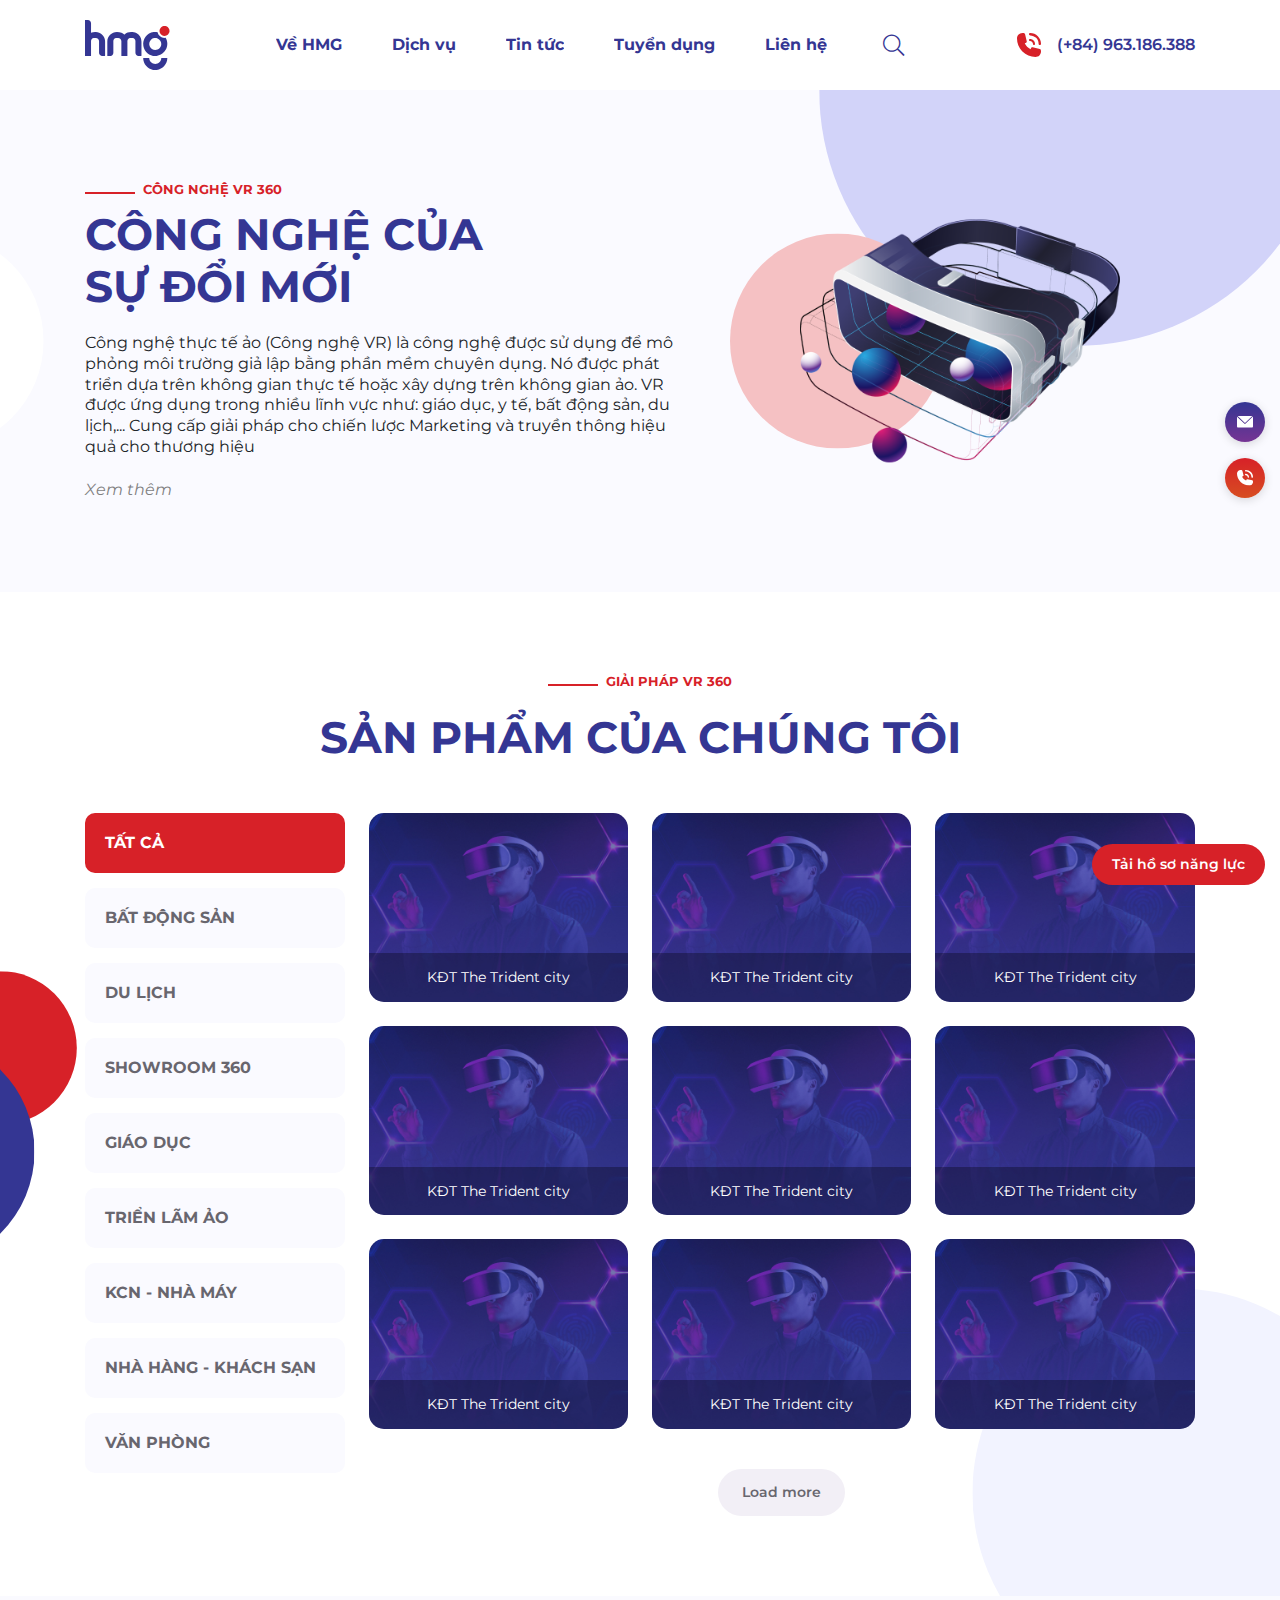
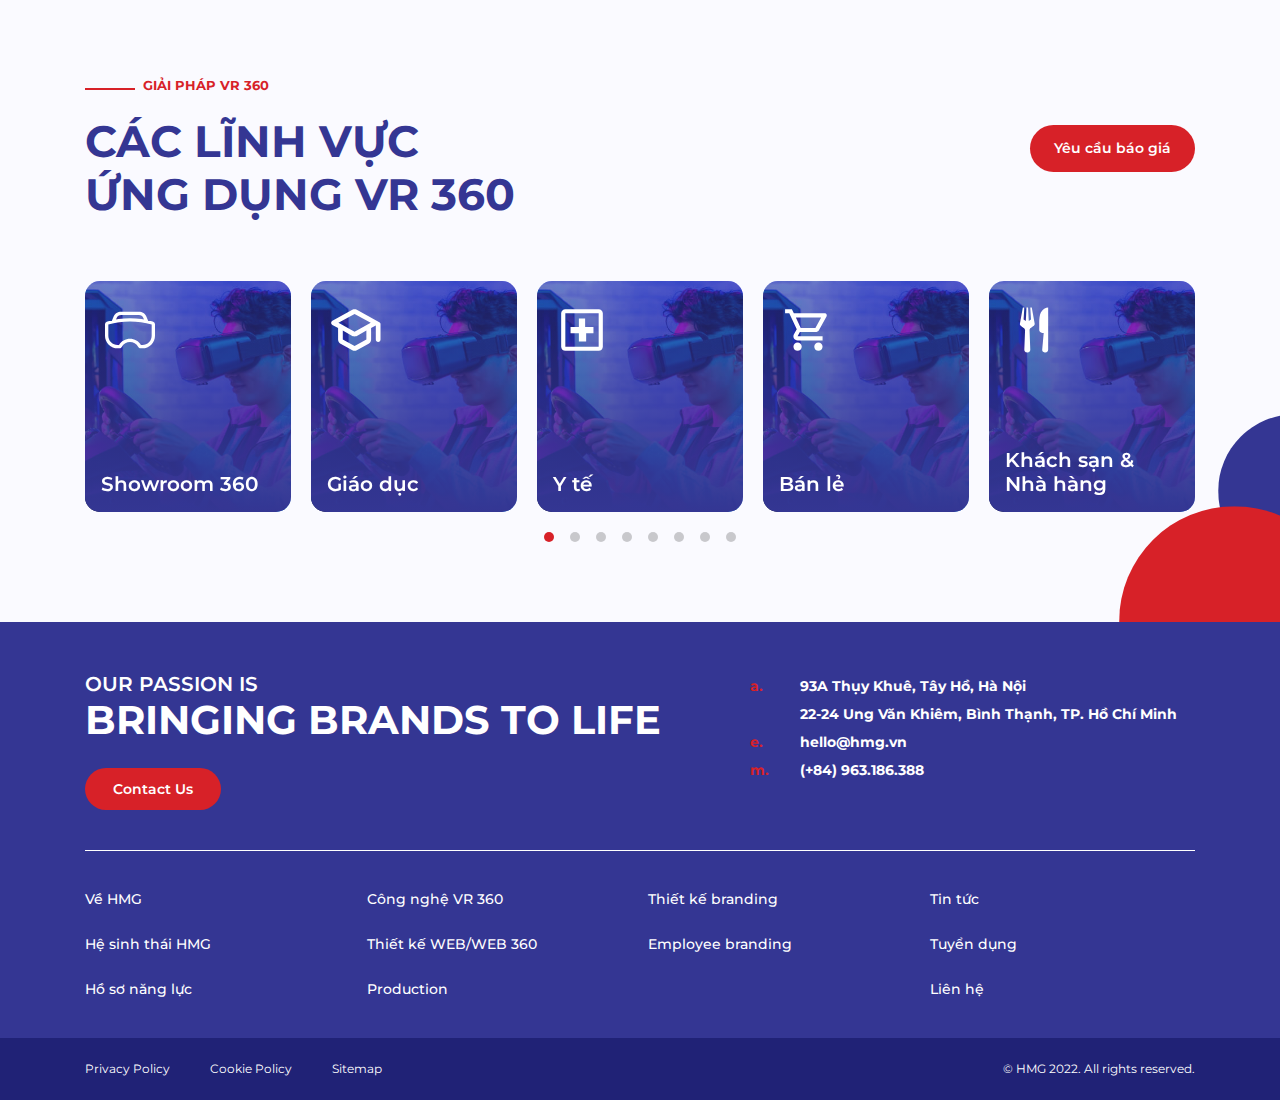
<file: vr-360.html>
<!DOCTYPE html>
<html lang="vi">
    <head>
        <title>Title</title>
        <meta charset="utf-8" />
        <meta name="description" content="Description" />
        <meta name="viewport" content="width=device-width, initial-scale=1, maximum-scale=1, user-scalable=no" />
        <!-- Styles-->
        <link rel="stylesheet" type="text/css" href="./css/libs.css" />
        <link rel="stylesheet" type="text/css" href="./vendor/fontawesome-pro/css/all.min.css" />
        <link rel="stylesheet" type="text/css" href="./css/app.css?v=1.3" />
        <!-- Scripts-->
        <script src="./js/libs.js?v=1.0" defer="defer"></script>
        <script src="./js/app.js?v=1.3" defer="defer"></script>
    </head>
    <body>
        <div class="page">
            <!-- header-->
            <header class="header">
                <div class="header__wrapper">
                    <div class="container-fluid">
                        <div class="header__inner"><a class="header__logo" href="./index.html"><img src="./images/logo.svg" alt="" /></a>
                            <div class="header__elements">
                                <section class="navbar js-navbar">
                                    <div class="navbar__backdrop js-navbar-toggle"></div>
                                    <div class="navbar__wrapper">
                                        <div class="navbar__header"><a class="navbar__logo" href="./index.html"><img src="./images/logo.svg" alt="" /></a>
                                            <button class="btn-toggle js-navbar-toggle ms-auto"></button>
                                        </div>
                                        <div class="navbar__body">
                                            <form class="search">
                                                <div class="input-group">
                                                    <input class="form-control" type="text" placeholder="Tìm kiếm..." />
                                                    <button class="input-group-text"><i class="far fa-search"></i></button>
                                                </div>
                                            </form>
                                            <ul class="menu menu-root">
                                                <li class="menu-item"><a class="menu-link" href="./index.html">Về HMG</a>
                                                </li>
                                                <li class="menu-item menu-item-group"><a class="menu-link" href="#!">Dịch vụ</a><span class="menu-toggle"></span>
                                                    <ul class="menu menu-sub">
                                                        <li class="menu-item"><a class="menu-link" href="./vr-360.html">Công nghệ VR 360</a>
                                                        </li>
                                                        <li class="menu-item"><a class="menu-link" href="./web-design.html">Thiết kế website</a>
                                                        </li>
                                                        <li class="menu-item"><a class="menu-link" href="./production.html">Production</a>
                                                        </li>
                                                        <li class="menu-item"><a class="menu-link" href="./branding.html">Branding</a>
                                                        </li>
                                                        <li class="menu-item menu-item-group"><a class="menu-link" href="./employer-branding.html">Employer Branding</a><span class="menu-toggle"></span>
                                                            <ul class="menu menu-sub menu-sub-2">
                                                                <li class="menu-item"><a class="menu-link" href="#!">Dropdown</a>
                                                                </li>
                                                                <li class="menu-item"><a class="menu-link" href="#!">Dropdown</a>
                                                                </li>
                                                                <li class="menu-item"><a class="menu-link" href="#!">Dropdown</a>
                                                                </li>
                                                            </ul>
                                                        </li>
                                                    </ul>
                                                </li>
                                                <li class="menu-item"><a class="menu-link" href="./news.html">Tin tức</a>
                                                </li>
                                                <li class="menu-item"><a class="menu-link" href="./recruit.html">Tuyển dụng</a>
                                                </li>
                                                <li class="menu-item"><a class="menu-link" href="./contact.html">Liên hệ</a>
                                                </li>
                                            </ul>
                                        </div>
                                    </div>
                                </section>
                                <button class="btn-search" type="button"><i class="fal fa-lg fa-search"></i></button>
                            </div><a class="btn-hotline" href="tel:(+84) 963.186.388"><img src="./images/icon-phone-call-red.svg" alt="" /><span class="ms-3">(+84) 963.186.388</span></a>
                            <button class="btn-toggle d-xl-none js-navbar-toggle ms-4"></button>
                        </div>
                    </div>
                </div>
            </header>
            <div class="page__content">
                <!-- main content-->
                <section class="section bg-light overflow-hidden banner-2">
                    <svg class="banner-2__circle-1" viewBox="0 0 100 100">
                        <circle cx="50" cy="50" r="50" fill="currentColor"></circle>
                    </svg>
                    <svg class="banner-2__circle-2" viewBox="0 0 100 100">
                        <circle cx="50" cy="50" r="50" fill="currentColor"></circle>
                    </svg>
                    <svg class="banner-2__circle-3" viewBox="0 0 100 100">
                        <circle cx="50" cy="50" r="50" fill="currentColor"></circle>
                    </svg><img class="banner-2__img" src="./images/vr-360.png" alt="">
                    <div class="container">
                        <div class="section__subtitle text-start mb-2"><span>CÔNG NGHỆ VR 360</span></div>
                        <h2 class="section__title text-start mb-0">CÔNG NGHỆ CỦA<br>SỰ ĐỔI MỚI</h2>
                        <div class="banner-2__desc mt-3 mt-lg-20">Công nghệ thực tế ảo (Công nghệ VR) là công nghệ được sử dụng để mô phỏng môi trường giả lập bằng phần mềm chuyên dụng. Nó được phát triển dựa trên không gian thực tế hoặc xây dựng trên không gian ảo. VR được ứng dụng trong nhiều lĩnh vực như: giáo dục, y tế, bất động sản, du lịch,... Cung cấp giải pháp cho chiến lược Marketing và truyền thông hiệu quả cho thương hiệu</div>
                        <div class="mt-3 mt-lg-20"><a class="banner-2__link" href="#!">Xem thêm</a></div>
                    </div>
                </section>
                <section class="section overflow-hidden">
                    <svg class="position-absolute top-50 start-0 text-danger" viewBox="0 0 100 100" style="z-index: -1; width: 12vw; transform: translate(-50%, -80%);">
                        <circle cx="50" cy="50" r="50" fill="currentColor"></circle>
                    </svg>
                    <svg class="position-absolute top-50 start-0 text-primary" viewBox="0 0 100 100" style="z-index: -1; width: 18vw; transform: translate(-85%, -25%);">
                        <circle cx="50" cy="50" r="50" fill="currentColor"></circle>
                    </svg>
                    <svg class="position-absolute bottom-0 end-0" viewBox="0 0 100 100" style="z-index: -1; width: 32vw; transform: translate(25%, 25%); color: #F2F3FF;">
                        <circle cx="50" cy="50" r="50" fill="currentColor"></circle>
                    </svg>
                    <div class="container">
                        <div class="section__subtitle"><span>GIẢI PHÁP VR 360</span></div>
                        <h2 class="section__title">SẢN PHẨM CỦA CHÚNG TÔI</h2>
                        <div class="row g-4 g-xxl-60">
                            <div class="col-lg-9 order-lg-1">
                                <div class="row g-3 g-xl-4">
                                    <div class="col-6 col-md-4"><a class="product" href="#!">
                                            <div class="product__frame"><img src="./images/product-1.jpg" alt="" /></div>
                                            <div class="product__overlay">
                                                <div class="product__title">KĐT The Trident city</div>
                                            </div>
                                        </a>
                                    </div>
                                    <div class="col-6 col-md-4"><a class="product" href="https://nld.mediacdn.vn/2017/photo-1-1502239793492.jpg" data-fancybox="image" data-popup-url="./index.html">
                                            <div class="product__frame"><img src="./images/product-1.jpg" alt="" /></div>
                                            <div class="product__overlay">
                                                <div class="product__title">KĐT The Trident city</div>
                                            </div>
                                        </a>
                                    </div>
                                    <div class="col-6 col-md-4"><a class="product" href="https://www.youtube.com/watch?v=9oG77ol_KGU" data-fancybox="video">
                                            <div class="product__frame"><img src="./images/product-1.jpg" alt="" /></div>
                                            <div class="product__overlay">
                                                <div class="product__title">KĐT The Trident city</div>
                                            </div>
                                        </a>
                                    </div>
                                    <div class="col-6 col-md-4"><a class="product" href="#!">
                                            <div class="product__frame"><img src="./images/product-1.jpg" alt="" /></div>
                                            <div class="product__overlay">
                                                <div class="product__title">KĐT The Trident city</div>
                                            </div>
                                        </a>
                                    </div>
                                    <div class="col-6 col-md-4"><a class="product" href="https://nld.mediacdn.vn/2017/photo-1-1502239793492.jpg" data-fancybox="image" data-popup-url="./index.html">
                                            <div class="product__frame"><img src="./images/product-1.jpg" alt="" /></div>
                                            <div class="product__overlay">
                                                <div class="product__title">KĐT The Trident city</div>
                                            </div>
                                        </a>
                                    </div>
                                    <div class="col-6 col-md-4"><a class="product" href="https://www.youtube.com/watch?v=9oG77ol_KGU" data-fancybox="video">
                                            <div class="product__frame"><img src="./images/product-1.jpg" alt="" /></div>
                                            <div class="product__overlay">
                                                <div class="product__title">KĐT The Trident city</div>
                                            </div>
                                        </a>
                                    </div>
                                    <div class="col-6 col-md-4"><a class="product" href="#!">
                                            <div class="product__frame"><img src="./images/product-1.jpg" alt="" /></div>
                                            <div class="product__overlay">
                                                <div class="product__title">KĐT The Trident city</div>
                                            </div>
                                        </a>
                                    </div>
                                    <div class="col-6 col-md-4"><a class="product" href="https://nld.mediacdn.vn/2017/photo-1-1502239793492.jpg" data-fancybox="image" data-popup-url="./index.html">
                                            <div class="product__frame"><img src="./images/product-1.jpg" alt="" /></div>
                                            <div class="product__overlay">
                                                <div class="product__title">KĐT The Trident city</div>
                                            </div>
                                        </a>
                                    </div>
                                    <div class="col-6 col-md-4"><a class="product" href="https://www.youtube.com/watch?v=9oG77ol_KGU" data-fancybox="video">
                                            <div class="product__frame"><img src="./images/product-1.jpg" alt="" /></div>
                                            <div class="product__overlay">
                                                <div class="product__title">KĐT The Trident city</div>
                                            </div>
                                        </a>
                                    </div>
                                </div>
                                <div class="mt-4 mt-xl-40 text-center"><a class="n-btn n-btn--light" href="#!">Load more</a></div>
                            </div>
                            <div class="col-lg-3">
                                <ul class="as-menu">
                                    <li><a class="active" href="#!">TẤT CẢ</a></li>
                                    <li><a href="#!">BẤT ĐỘNG SẢN</a></li>
                                    <li><a href="#!">DU LỊCH</a></li>
                                    <li><a href="#!">SHOWROOM 360</a></li>
                                    <li><a href="#!">GIÁO DỤC</a></li>
                                    <li><a href="#!">TRIỂN LÃM ẢO</a></li>
                                    <li><a href="#!">KCN - NHÀ MÁY</a></li>
                                    <li><a href="#!">NHÀ HÀNG - KHÁCH SẠN</a></li>
                                    <li><a href="#!">VĂN PHÒNG</a></li>
                                </ul>
                            </div>
                        </div>
                    </div>
                </section>
                <section class="section overflow-hidden bg-light">
                    <svg class="position-absolute bottom-0 end-0 text-primary" viewBox="0 0 100 100" style="z-index: -1; width: 12vw; transform: translate(60%, -35%);">
                        <circle cx="50" cy="50" r="50" fill="currentColor"></circle>
                    </svg>
                    <svg class="position-absolute bottom-0 end-0 text-danger" viewBox="0 0 100 100" style="z-index: -1; width: 18vw; transform: translate(30%, 50%);">
                        <circle cx="50" cy="50" r="50" fill="currentColor"></circle>
                    </svg>
                    <div class="container">
                        <div class="row align-items-center justify-content-between g-30 mb-30 mb-lg-40 mb-xl-60">
                            <div class="col-auto">
                                <div class="section__subtitle text-start"><span>GIẢI PHÁP VR 360</span></div>
                                <h2 class="section__title text-start mb-0">CÁC LĨNH VỰC<br>ỨNG DỤNG VR 360</h2>
                            </div>
                            <div class="col-auto"><a class="n-btn" href="#!" data-bs-toggle="modal" data-bs-target=".md-pricing">Yêu cầu báo giá</a></div>
                        </div>
                        <div class="research-slider">
                            <div class="research-slider__container swiper-container">
                                <div class="swiper-wrapper">
                                    <div class="swiper-slide"><a class="research" href="#!">
                                            <div class="research__frame"><img src="./images/vr-360.jpg" alt="" /></div>
                                            <div class="research__overlay">
                                                <div class="research__title">Showroom 360</div>
                                            </div><img class="research__icon" src="./images/icon-showroom-white.svg" alt="" />
                                        </a>
                                    </div>
                                    <div class="swiper-slide"><a class="research" href="#!">
                                            <div class="research__frame"><img src="./images/vr-360.jpg" alt="" /></div>
                                            <div class="research__overlay">
                                                <div class="research__title">Giáo dục</div>
                                            </div><img class="research__icon" src="./images/icon-edu-white.svg" alt="" />
                                        </a>
                                    </div>
                                    <div class="swiper-slide"><a class="research" href="#!">
                                            <div class="research__frame"><img src="./images/vr-360.jpg" alt="" /></div>
                                            <div class="research__overlay">
                                                <div class="research__title">Y tế</div>
                                            </div><img class="research__icon" src="./images/icon-hospital-white.svg" alt="" />
                                        </a>
                                    </div>
                                    <div class="swiper-slide"><a class="research" href="#!">
                                            <div class="research__frame"><img src="./images/vr-360.jpg" alt="" /></div>
                                            <div class="research__overlay">
                                                <div class="research__title">Bán lẻ</div>
                                            </div><img class="research__icon" src="./images/icon-cart-white.svg" alt="" />
                                        </a>
                                    </div>
                                    <div class="swiper-slide"><a class="research" href="#!">
                                            <div class="research__frame"><img src="./images/vr-360.jpg" alt="" /></div>
                                            <div class="research__overlay">
                                                <div class="research__title">Khách sạn &amp; Nhà hàng</div>
                                            </div><img class="research__icon" src="./images/icon-restaurant-white.svg" alt="" />
                                        </a>
                                    </div>
                                    <div class="swiper-slide"><a class="research" href="#!">
                                            <div class="research__frame"><img src="./images/vr-360.jpg" alt="" /></div>
                                            <div class="research__overlay">
                                                <div class="research__title">Khu Công nghiệp</div>
                                            </div><img class="research__icon" src="./images/icon-industry-white.svg" alt="" />
                                        </a>
                                    </div>
                                    <div class="swiper-slide"><a class="research" href="#!">
                                            <div class="research__frame"><img src="./images/vr-360.jpg" alt="" /></div>
                                            <div class="research__overlay">
                                                <div class="research__title">Bất động sản</div>
                                            </div><img class="research__icon" src="./images/icon-real-estate-white.svg" alt="" />
                                        </a>
                                    </div>
                                    <div class="swiper-slide"><a class="research" href="#!">
                                            <div class="research__frame"><img src="./images/vr-360.jpg" alt="" /></div>
                                            <div class="research__overlay">
                                                <div class="research__title">Sự kiện ảo</div>
                                            </div><img class="research__icon" src="./images/icon-calendar-white.svg" alt="" />
                                        </a>
                                    </div>
                                </div>
                            </div>
                            <div class="research-slider__pagination"></div>
                        </div>
                    </div>
                </section>
            </div>
            <!-- footer-->
            <footer class="footer">
                <div class="container-fluid">
                    <div class="row gx-xxl-80 gy-30">
                        <div class="col-lg-7">
                            <div class="footer__name">OUR PASSION IS<br /><strong>BRINGING BRANDS TO LIFE</strong></div>
                            <div class="mt-4 mt-xxl-40"><a class="n-btn n-btn--lg" href="./contact.html">Contact Us</a></div>
                        </div>
                        <div class="col-lg-5">
                            <div class="f-contact">
                                <div class="f-contact__item">
                                    <div class="row g-0">
                                        <div class="col-auto f-contact__label">a.</div>
                                        <div class="col">93A Thụy Khuê, Tây Hồ, Hà Nội<br />22-24 Ung Văn Khiêm, Bình Thạnh, TP. Hồ Chí Minh</div>
                                    </div>
                                </div>
                                <div class="f-contact__item">
                                    <div class="row g-0">
                                        <div class="col-auto f-contact__label">e.</div>
                                        <div class="col"><a href="mailto:hello@hmg.vn">hello@hmg.vn</a></div>
                                    </div>
                                </div>
                                <div class="f-contact__item">
                                    <div class="row g-0">
                                        <div class="col-auto f-contact__label">m.</div>
                                        <div class="col"><a href="tel:(+84) 963.186.388">(+84) 963.186.388</a></div>
                                    </div>
                                </div>
                            </div>
                        </div>
                    </div>
                    <div class="border-top border-white my-30 my-xl-40 my-xxl-50"></div>
                    <div class="row g-3">
                        <div class="col-6 col-lg-3">
                            <ul class="f-menu">
                                <li><a href="#!">Về HMG</a></li>
                                <li><a href="#!">Hệ sinh thái HMG</a></li>
                                <li><a href="#!">Hồ sơ năng lực</a></li>
                            </ul>
                        </div>
                        <div class="col-6 col-lg-3">
                            <ul class="f-menu">
                                <li><a href="#!">Công nghệ VR 360</a></li>
                                <li><a href="#!">Thiết kế WEB/WEB 360</a></li>
                                <li><a href="#!">Production</a></li>
                            </ul>
                        </div>
                        <div class="col-6 col-lg-3">
                            <ul class="f-menu">
                                <li><a href="#!">Thiết kế branding</a></li>
                                <li><a href="#!">Employee branding</a></li>
                            </ul>
                        </div>
                        <div class="col-6 col-lg-3">
                            <ul class="f-menu">
                                <li><a href="#!">Tin tức</a></li>
                                <li><a href="#!">Tuyển dụng</a></li>
                                <li><a href="#!">Liên hệ</a></li>
                            </ul>
                        </div>
                    </div>
                </div>
                <div class="footer__end mt-30 mt-xl-40 mt-xxl-60">
                    <div class="container-fluid">
                        <div class="row align-items-center justify-content-between g-2">
                            <div class="col-auto">
                                <nav class="f-nav"><a href="#!">Privacy Policy</a><a href="#!">Cookie Policy</a><a href="#!">Sitemap</a>
                                </nav>
                            </div>
                            <div class="col-auto">
                                <div class="footer__copyright">© HMG 2022. All rights reserved.</div>
                            </div>
                        </div>
                    </div>
                </div>
            </footer>
        </div>
        <!-- modals + sticky widgets-->
        <nav class="sticky-btns"><a class="sticky-btns__item" href="#!"><img src="./images/icon-envelope-white.svg" alt="" /></a><a class="sticky-btns__item sticky-btns__item--red" href="#!"><img src="./images/icon-phone-call-white.svg" alt="" /></a></nav><a class="btn-download n-btn" href="#!">Tải hồ sơ năng lực</a>
        <div class="md-pricing modal fade" tabindex="-1">
            <div class="modal-dialog modal-dialog-centered">
                <div class="modal-content">
                    <div class="modal-body">
                        <button class="btn-close" type="button" data-bs-dismiss="modal"></button>
                        <form class="contact-form" action="#!">
                            <div class="md-pricing__title">Yêu cầu báo giá</div>
                            <input class="form-control mb-3 mb-xxl-4" type="text" placeholder="Họ và tên" />
                            <input class="form-control mb-3 mb-xxl-4" type="text" placeholder="Địa chỉ email" />
                            <input class="form-control mb-3 mb-xxl-4" type="text" placeholder="[Tên Công ty]_YCBG [Tên dịch Vụ]" />
                            <textarea class="form-control mb-3 mb-xxl-4" rows="6" placeholder="Nội dung yêu cầu"></textarea>
                            <div class="text-end">
                                <button class="n-btn n-btn--md" type="submit">Gửi yêu cầu</button>
                            </div>
                        </form>
                    </div>
                </div>
            </div>
        </div>
    </body>
</html>
</file>
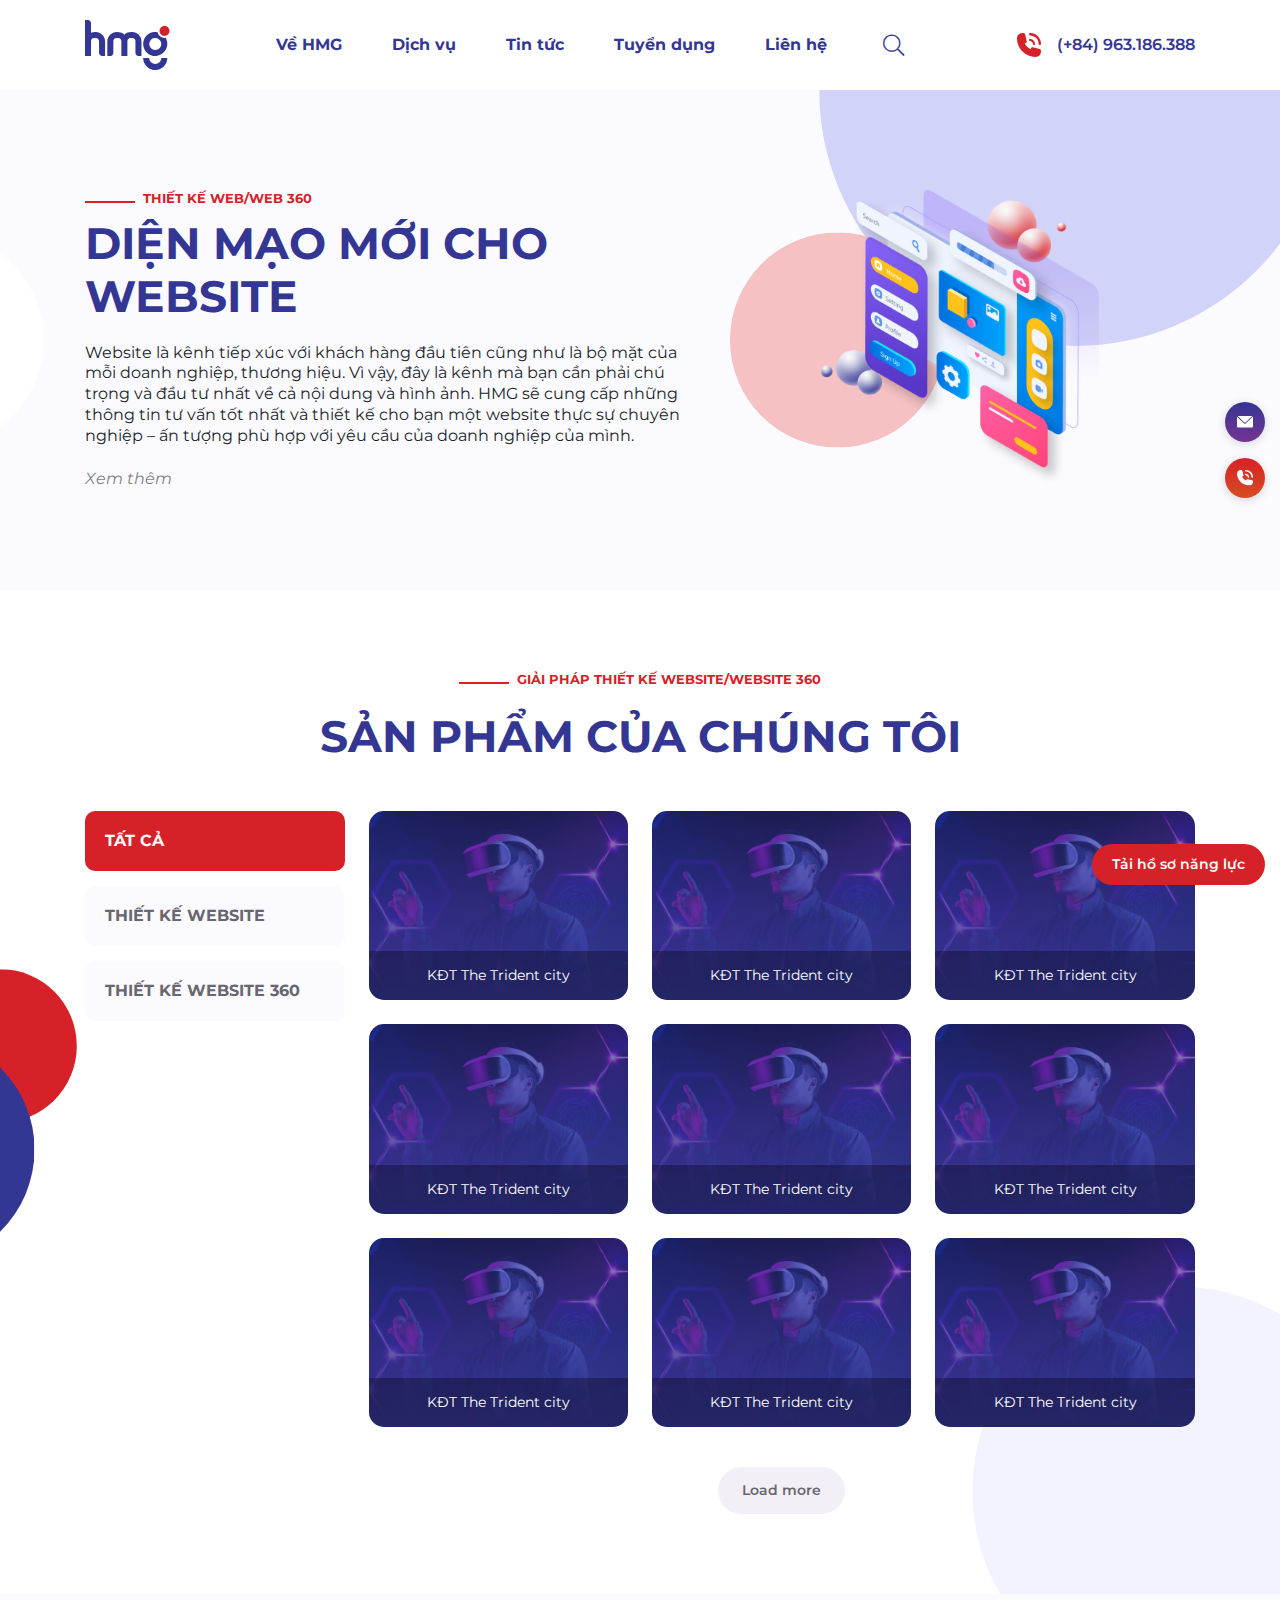
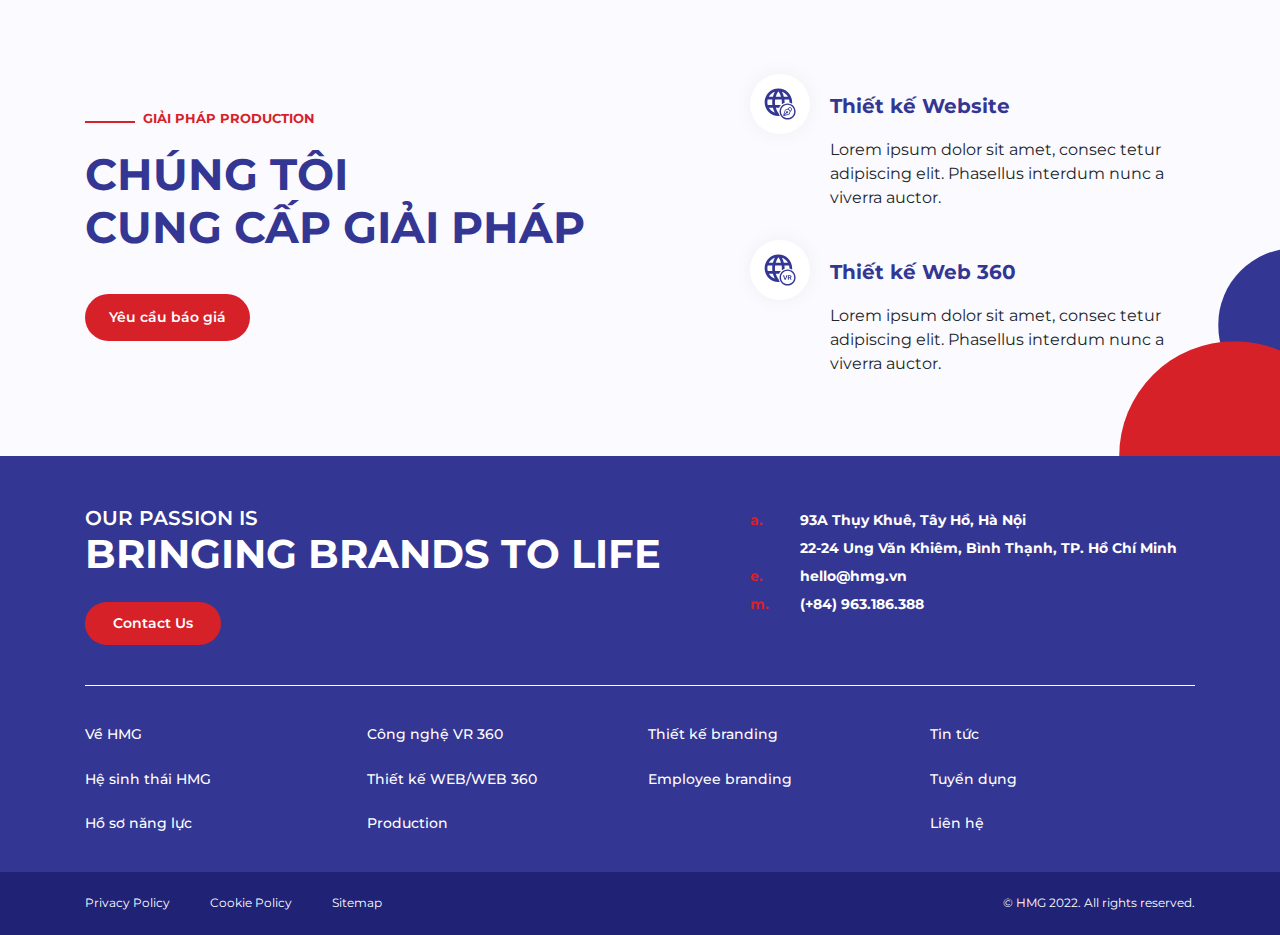
<file: web-design.html>
<!DOCTYPE html>
<html lang="vi">
    <head>
        <title>Title</title>
        <meta charset="utf-8" />
        <meta name="description" content="Description" />
        <meta name="viewport" content="width=device-width, initial-scale=1, maximum-scale=1, user-scalable=no" />
        <!-- Styles-->
        <link rel="stylesheet" type="text/css" href="./css/libs.css" />
        <link rel="stylesheet" type="text/css" href="./vendor/fontawesome-pro/css/all.min.css" />
        <link rel="stylesheet" type="text/css" href="./css/app.css?v=1.3" />
        <!-- Scripts-->
        <script src="./js/libs.js?v=1.0" defer="defer"></script>
        <script src="./js/app.js?v=1.3" defer="defer"></script>
    </head>
    <body>
        <div class="page">
            <!-- header-->
            <header class="header">
                <div class="header__wrapper">
                    <div class="container-fluid">
                        <div class="header__inner"><a class="header__logo" href="./index.html"><img src="./images/logo.svg" alt="" /></a>
                            <div class="header__elements">
                                <section class="navbar js-navbar">
                                    <div class="navbar__backdrop js-navbar-toggle"></div>
                                    <div class="navbar__wrapper">
                                        <div class="navbar__header"><a class="navbar__logo" href="./index.html"><img src="./images/logo.svg" alt="" /></a>
                                            <button class="btn-toggle js-navbar-toggle ms-auto"></button>
                                        </div>
                                        <div class="navbar__body">
                                            <form class="search">
                                                <div class="input-group">
                                                    <input class="form-control" type="text" placeholder="Tìm kiếm..." />
                                                    <button class="input-group-text"><i class="far fa-search"></i></button>
                                                </div>
                                            </form>
                                            <ul class="menu menu-root">
                                                <li class="menu-item"><a class="menu-link" href="./index.html">Về HMG</a>
                                                </li>
                                                <li class="menu-item menu-item-group"><a class="menu-link" href="#!">Dịch vụ</a><span class="menu-toggle"></span>
                                                    <ul class="menu menu-sub">
                                                        <li class="menu-item"><a class="menu-link" href="./vr-360.html">Công nghệ VR 360</a>
                                                        </li>
                                                        <li class="menu-item"><a class="menu-link" href="./web-design.html">Thiết kế website</a>
                                                        </li>
                                                        <li class="menu-item"><a class="menu-link" href="./production.html">Production</a>
                                                        </li>
                                                        <li class="menu-item"><a class="menu-link" href="./branding.html">Branding</a>
                                                        </li>
                                                        <li class="menu-item menu-item-group"><a class="menu-link" href="./employer-branding.html">Employer Branding</a><span class="menu-toggle"></span>
                                                            <ul class="menu menu-sub menu-sub-2">
                                                                <li class="menu-item"><a class="menu-link" href="#!">Dropdown</a>
                                                                </li>
                                                                <li class="menu-item"><a class="menu-link" href="#!">Dropdown</a>
                                                                </li>
                                                                <li class="menu-item"><a class="menu-link" href="#!">Dropdown</a>
                                                                </li>
                                                            </ul>
                                                        </li>
                                                    </ul>
                                                </li>
                                                <li class="menu-item"><a class="menu-link" href="./news.html">Tin tức</a>
                                                </li>
                                                <li class="menu-item"><a class="menu-link" href="./recruit.html">Tuyển dụng</a>
                                                </li>
                                                <li class="menu-item"><a class="menu-link" href="./contact.html">Liên hệ</a>
                                                </li>
                                            </ul>
                                        </div>
                                    </div>
                                </section>
                                <button class="btn-search" type="button"><i class="fal fa-lg fa-search"></i></button>
                            </div><a class="btn-hotline" href="tel:(+84) 963.186.388"><img src="./images/icon-phone-call-red.svg" alt="" /><span class="ms-3">(+84) 963.186.388</span></a>
                            <button class="btn-toggle d-xl-none js-navbar-toggle ms-4"></button>
                        </div>
                    </div>
                </div>
            </header>
            <div class="page__content">
                <!-- main content-->
                <section class="section bg-light overflow-hidden banner-2">
                    <svg class="banner-2__circle-1" viewBox="0 0 100 100">
                        <circle cx="50" cy="50" r="50" fill="currentColor"></circle>
                    </svg>
                    <svg class="banner-2__circle-2" viewBox="0 0 100 100">
                        <circle cx="50" cy="50" r="50" fill="currentColor"></circle>
                    </svg>
                    <svg class="banner-2__circle-3" viewBox="0 0 100 100">
                        <circle cx="50" cy="50" r="50" fill="currentColor"></circle>
                    </svg><img class="banner-2__img" src="./images/web-design.png" alt="">
                    <div class="container">
                        <div class="section__subtitle text-start mb-2"><span>THIẾT KẾ WEB/WEB 360</span></div>
                        <h2 class="section__title text-start mb-0">diện mạo mới cho<br>website</h2>
                        <div class="banner-2__desc mt-3 mt-lg-20">Website là kênh tiếp xúc với khách hàng đầu tiên cũng như là bộ mặt của mỗi doanh nghiệp, thương hiệu. Vì vậy, đây là kênh mà bạn cần phải chú trọng và đầu tư nhất về cả nội dung và hình ảnh. HMG sẽ cung cấp những thông tin tư vấn tốt nhất và thiết kế cho bạn một website thực sự chuyên nghiệp – ấn tượng phù hợp với yêu cầu của doanh nghiệp của mình.</div>
                        <div class="mt-3 mt-lg-20"><a class="banner-2__link" href="#!">Xem thêm</a></div>
                    </div>
                </section>
                <section class="section overflow-hidden">
                    <svg class="position-absolute top-50 start-0 text-danger" viewBox="0 0 100 100" style="z-index: -1; width: 12vw; transform: translate(-50%, -80%);">
                        <circle cx="50" cy="50" r="50" fill="currentColor"></circle>
                    </svg>
                    <svg class="position-absolute top-50 start-0 text-primary" viewBox="0 0 100 100" style="z-index: -1; width: 18vw; transform: translate(-85%, -25%);">
                        <circle cx="50" cy="50" r="50" fill="currentColor"></circle>
                    </svg>
                    <svg class="position-absolute bottom-0 end-0" viewBox="0 0 100 100" style="z-index: -1; width: 32vw; transform: translate(25%, 25%); color: #F2F3FF;">
                        <circle cx="50" cy="50" r="50" fill="currentColor"></circle>
                    </svg>
                    <div class="container">
                        <div class="section__subtitle"><span>GIẢI PHÁP THIẾT KẾ WEBSITE/WEBSITE 360</span></div>
                        <h2 class="section__title">SẢN PHẨM CỦA CHÚNG TÔI</h2>
                        <div class="row g-4 g-xxl-60">
                            <div class="col-lg-9 order-lg-1">
                                <div class="row g-3 g-xl-4">
                                    <div class="col-6 col-md-4"><a class="product" href="#!">
                                            <div class="product__frame"><img src="./images/product-1.jpg" alt="" /></div>
                                            <div class="product__overlay">
                                                <div class="product__title">KĐT The Trident city</div>
                                            </div>
                                        </a>
                                    </div>
                                    <div class="col-6 col-md-4"><a class="product" href="#!">
                                            <div class="product__frame"><img src="./images/product-1.jpg" alt="" /></div>
                                            <div class="product__overlay">
                                                <div class="product__title">KĐT The Trident city</div>
                                            </div>
                                        </a>
                                    </div>
                                    <div class="col-6 col-md-4"><a class="product" href="#!">
                                            <div class="product__frame"><img src="./images/product-1.jpg" alt="" /></div>
                                            <div class="product__overlay">
                                                <div class="product__title">KĐT The Trident city</div>
                                            </div>
                                        </a>
                                    </div>
                                    <div class="col-6 col-md-4"><a class="product" href="#!">
                                            <div class="product__frame"><img src="./images/product-1.jpg" alt="" /></div>
                                            <div class="product__overlay">
                                                <div class="product__title">KĐT The Trident city</div>
                                            </div>
                                        </a>
                                    </div>
                                    <div class="col-6 col-md-4"><a class="product" href="#!">
                                            <div class="product__frame"><img src="./images/product-1.jpg" alt="" /></div>
                                            <div class="product__overlay">
                                                <div class="product__title">KĐT The Trident city</div>
                                            </div>
                                        </a>
                                    </div>
                                    <div class="col-6 col-md-4"><a class="product" href="#!">
                                            <div class="product__frame"><img src="./images/product-1.jpg" alt="" /></div>
                                            <div class="product__overlay">
                                                <div class="product__title">KĐT The Trident city</div>
                                            </div>
                                        </a>
                                    </div>
                                    <div class="col-6 col-md-4"><a class="product" href="#!">
                                            <div class="product__frame"><img src="./images/product-1.jpg" alt="" /></div>
                                            <div class="product__overlay">
                                                <div class="product__title">KĐT The Trident city</div>
                                            </div>
                                        </a>
                                    </div>
                                    <div class="col-6 col-md-4"><a class="product" href="#!">
                                            <div class="product__frame"><img src="./images/product-1.jpg" alt="" /></div>
                                            <div class="product__overlay">
                                                <div class="product__title">KĐT The Trident city</div>
                                            </div>
                                        </a>
                                    </div>
                                    <div class="col-6 col-md-4"><a class="product" href="#!">
                                            <div class="product__frame"><img src="./images/product-1.jpg" alt="" /></div>
                                            <div class="product__overlay">
                                                <div class="product__title">KĐT The Trident city</div>
                                            </div>
                                        </a>
                                    </div>
                                </div>
                                <div class="mt-4 mt-xl-40 text-center"><a class="n-btn n-btn--light" href="#!">Load more</a></div>
                            </div>
                            <div class="col-lg-3">
                                <ul class="as-menu">
                                    <li><a class="active" href="#!">TẤT CẢ</a></li>
                                    <li><a href="#!">THIẾT KẾ WEBSITE</a></li>
                                    <li><a href="#!">THIẾT KẾ WEBSITE 360</a></li>
                                </ul>
                            </div>
                        </div>
                    </div>
                </section>
                <section class="section overflow-hidden bg-light">
                    <svg class="position-absolute bottom-0 end-0 text-primary" viewBox="0 0 100 100" style="z-index: -1; width: 12vw; transform: translate(60%, -35%);">
                        <circle cx="50" cy="50" r="50" fill="currentColor"></circle>
                    </svg>
                    <svg class="position-absolute bottom-0 end-0 text-danger" viewBox="0 0 100 100" style="z-index: -1; width: 18vw; transform: translate(30%, 50%);">
                        <circle cx="50" cy="50" r="50" fill="currentColor"></circle>
                    </svg>
                    <div class="container">
                        <div class="row g-30 align-items-center">
                            <div class="col-lg-7">
                                <div class="section__subtitle text-start"><span>GIẢI PHÁP PRODUCTION</span></div>
                                <h2 class="section__title text-start mb-0">CHÚNG TÔI<br>CUNG CẤP GIẢI PHÁP</h2>
                                <div class="mt-4 mt-xl-40"><a class="n-btn" href="#!">Yêu cầu báo giá</a></div>
                            </div>
                            <div class="col-lg-5">
                                <div class="n-media">
                                    <div class="row g-20 g-xxl-30">
                                        <div class="col-auto">
                                            <div class="n-media__icon"><img src="./images/icon-globe-design.svg" alt="" /></div>
                                        </div>
                                        <div class="col">
                                            <div class="n-media__title">Thiết kế Website</div>
                                            <div class="n-media__desc">Lorem ipsum dolor sit amet, consec tetur adipiscing elit. Phasellus interdum nunc a viverra auctor.</div>
                                        </div>
                                    </div>
                                </div>
                                <div class="n-media">
                                    <div class="row g-20 g-xxl-30">
                                        <div class="col-auto">
                                            <div class="n-media__icon"><img src="./images/icon-globe-vr.svg" alt="" /></div>
                                        </div>
                                        <div class="col">
                                            <div class="n-media__title">Thiết kế Web 360</div>
                                            <div class="n-media__desc">Lorem ipsum dolor sit amet, consec tetur adipiscing elit. Phasellus interdum nunc a viverra auctor.</div>
                                        </div>
                                    </div>
                                </div>
                            </div>
                        </div>
                    </div>
                </section>
            </div>
            <!-- footer-->
            <footer class="footer">
                <div class="container-fluid">
                    <div class="row gx-xxl-80 gy-30">
                        <div class="col-lg-7">
                            <div class="footer__name">OUR PASSION IS<br /><strong>BRINGING BRANDS TO LIFE</strong></div>
                            <div class="mt-4 mt-xxl-40"><a class="n-btn n-btn--lg" href="./contact.html">Contact Us</a></div>
                        </div>
                        <div class="col-lg-5">
                            <div class="f-contact">
                                <div class="f-contact__item">
                                    <div class="row g-0">
                                        <div class="col-auto f-contact__label">a.</div>
                                        <div class="col">93A Thụy Khuê, Tây Hồ, Hà Nội<br />22-24 Ung Văn Khiêm, Bình Thạnh, TP. Hồ Chí Minh</div>
                                    </div>
                                </div>
                                <div class="f-contact__item">
                                    <div class="row g-0">
                                        <div class="col-auto f-contact__label">e.</div>
                                        <div class="col"><a href="mailto:hello@hmg.vn">hello@hmg.vn</a></div>
                                    </div>
                                </div>
                                <div class="f-contact__item">
                                    <div class="row g-0">
                                        <div class="col-auto f-contact__label">m.</div>
                                        <div class="col"><a href="tel:(+84) 963.186.388">(+84) 963.186.388</a></div>
                                    </div>
                                </div>
                            </div>
                        </div>
                    </div>
                    <div class="border-top border-white my-30 my-xl-40 my-xxl-50"></div>
                    <div class="row g-3">
                        <div class="col-6 col-lg-3">
                            <ul class="f-menu">
                                <li><a href="#!">Về HMG</a></li>
                                <li><a href="#!">Hệ sinh thái HMG</a></li>
                                <li><a href="#!">Hồ sơ năng lực</a></li>
                            </ul>
                        </div>
                        <div class="col-6 col-lg-3">
                            <ul class="f-menu">
                                <li><a href="#!">Công nghệ VR 360</a></li>
                                <li><a href="#!">Thiết kế WEB/WEB 360</a></li>
                                <li><a href="#!">Production</a></li>
                            </ul>
                        </div>
                        <div class="col-6 col-lg-3">
                            <ul class="f-menu">
                                <li><a href="#!">Thiết kế branding</a></li>
                                <li><a href="#!">Employee branding</a></li>
                            </ul>
                        </div>
                        <div class="col-6 col-lg-3">
                            <ul class="f-menu">
                                <li><a href="#!">Tin tức</a></li>
                                <li><a href="#!">Tuyển dụng</a></li>
                                <li><a href="#!">Liên hệ</a></li>
                            </ul>
                        </div>
                    </div>
                </div>
                <div class="footer__end mt-30 mt-xl-40 mt-xxl-60">
                    <div class="container-fluid">
                        <div class="row align-items-center justify-content-between g-2">
                            <div class="col-auto">
                                <nav class="f-nav"><a href="#!">Privacy Policy</a><a href="#!">Cookie Policy</a><a href="#!">Sitemap</a>
                                </nav>
                            </div>
                            <div class="col-auto">
                                <div class="footer__copyright">© HMG 2022. All rights reserved.</div>
                            </div>
                        </div>
                    </div>
                </div>
            </footer>
        </div>
        <!-- modals + sticky widgets-->
        <nav class="sticky-btns"><a class="sticky-btns__item" href="#!"><img src="./images/icon-envelope-white.svg" alt="" /></a><a class="sticky-btns__item sticky-btns__item--red" href="#!"><img src="./images/icon-phone-call-white.svg" alt="" /></a></nav><a class="btn-download n-btn" href="#!">Tải hồ sơ năng lực</a>
        <div class="md-pricing modal fade" tabindex="-1">
            <div class="modal-dialog modal-dialog-centered">
                <div class="modal-content">
                    <div class="modal-body">
                        <button class="btn-close" type="button" data-bs-dismiss="modal"></button>
                        <form class="contact-form" action="#!">
                            <div class="md-pricing__title">Yêu cầu báo giá</div>
                            <input class="form-control mb-3 mb-xxl-4" type="text" placeholder="Họ và tên" />
                            <input class="form-control mb-3 mb-xxl-4" type="text" placeholder="Địa chỉ email" />
                            <input class="form-control mb-3 mb-xxl-4" type="text" placeholder="[Tên Công ty]_YCBG [Tên dịch Vụ]" />
                            <textarea class="form-control mb-3 mb-xxl-4" rows="6" placeholder="Nội dung yêu cầu"></textarea>
                            <div class="text-end">
                                <button class="n-btn n-btn--md" type="submit">Gửi yêu cầu</button>
                            </div>
                        </form>
                    </div>
                </div>
            </div>
        </div>
    </body>
</html>
</file>
<file: css/libs.css>
@charset "UTF-8";@font-face{font-family:swiper-icons;src:url("data:application/font-woff;charset=utf-8;base64, [base64]//wADZ2x5ZgAAAywAAADMAAAD2MHtryVoZWFkAAABbAAAADAAAAA2E2+eoWhoZWEAAAGcAAAAHwAAACQC9gDzaG10eAAAAigAAAAZAAAArgJkABFsb2NhAAAC0AAAAFoAAABaFQAUGG1heHAAAAG8AAAAHwAAACAAcABAbmFtZQAAA/gAAAE5AAACXvFdBwlwb3N0AAAFNAAAAGIAAACE5s74hXjaY2BkYGAAYpf5Hu/j+W2+MnAzMYDAzaX6QjD6/4//Bxj5GA8AuRwMYGkAPywL13jaY2BkYGA88P8Agx4j+/8fQDYfA1AEBWgDAIB2BOoAeNpjYGRgYNBh4GdgYgABEMnIABJzYNADCQAACWgAsQB42mNgYfzCOIGBlYGB0YcxjYGBwR1Kf2WQZGhhYGBiYGVmgAFGBiQQkOaawtDAoMBQxXjg/wEGPcYDDA4wNUA2CCgwsAAAO4EL6gAAeNpj2M0gyAACqxgGNWBkZ2D4/wMA+xkDdgAAAHjaY2BgYGaAYBkGRgYQiAHyGMF8FgYHIM3DwMHABGQrMOgyWDLEM1T9/w8UBfEMgLzE////P/5//f/V/xv+r4eaAAeMbAxwIUYmIMHEgKYAYjUcsDAwsLKxc3BycfPw8jEQA/[base64]/uznmfPFBNODM2K7MTQ45YEAZqGP81AmGGcF3iPqOop0r1SPTaTbVkfUe4HXj97wYE+yNwWYxwWu4v1ugWHgo3S1XdZEVqWM7ET0cfnLGxWfkgR42o2PvWrDMBSFj/IHLaF0zKjRgdiVMwScNRAoWUoH78Y2icB/yIY09An6AH2Bdu/UB+yxopYshQiEvnvu0dURgDt8QeC8PDw7Fpji3fEA4z/PEJ6YOB5hKh4dj3EvXhxPqH/SKUY3rJ7srZ4FZnh1PMAtPhwP6fl2PMJMPDgeQ4rY8YT6Gzao0eAEA409DuggmTnFnOcSCiEiLMgxCiTI6Cq5DZUd3Qmp10vO0LaLTd2cjN4fOumlc7lUYbSQcZFkutRG7g6JKZKy0RmdLY680CDnEJ+UMkpFFe1RN7nxdVpXrC4aTtnaurOnYercZg2YVmLN/d/gczfEimrE/fs/bOuq29Zmn8tloORaXgZgGa78yO9/cnXm2BpaGvq25Dv9S4E9+5SIc9PqupJKhYFSSl47+Qcr1mYNAAAAeNptw0cKwkAAAMDZJA8Q7OUJvkLsPfZ6zFVERPy8qHh2YER+3i/BP83vIBLLySsoKimrqKqpa2hp6+jq6RsYGhmbmJqZSy0sraxtbO3sHRydnEMU4uR6yx7JJXveP7WrDycAAAAAAAH//wACeNpjYGRgYOABYhkgZgJCZgZNBkYGLQZtIJsFLMYAAAw3ALgAeNolizEKgDAQBCchRbC2sFER0YD6qVQiBCv/H9ezGI6Z5XBAw8CBK/m5iQQVauVbXLnOrMZv2oLdKFa8Pjuru2hJzGabmOSLzNMzvutpB3N42mNgZGBg4GKQYzBhYMxJLMlj4GBgAYow/P/PAJJhLM6sSoWKfWCAAwDAjgbRAAB42mNgYGBkAIIbCZo5IPrmUn0hGA0AO8EFTQAA") format("woff");font-weight:400;font-style:normal}:root{--swiper-theme-color:#007aff}.swiper-container{margin-left:auto;margin-right:auto;position:relative;overflow:hidden;list-style:none;padding:0;z-index:1}.swiper-container-vertical>.swiper-wrapper{flex-direction:column}.swiper-wrapper{position:relative;width:100%;height:100%;z-index:1;display:flex;transition-property:transform;box-sizing:content-box}.swiper-container-android .swiper-slide,.swiper-wrapper{transform:translate3d(0,0,0)}.swiper-container-multirow>.swiper-wrapper{flex-wrap:wrap}.swiper-container-multirow-column>.swiper-wrapper{flex-wrap:wrap;flex-direction:column}.swiper-container-free-mode>.swiper-wrapper{transition-timing-function:ease-out;margin:0 auto}.swiper-slide{flex-shrink:0;width:100%;height:100%;position:relative;transition-property:transform}.swiper-slide-invisible-blank{visibility:hidden}.swiper-container-autoheight,.swiper-container-autoheight .swiper-slide{height:auto}.swiper-container-autoheight .swiper-wrapper{align-items:flex-start;transition-property:transform,height}.swiper-container-3d{perspective:1200px}.swiper-container-3d .swiper-cube-shadow,.swiper-container-3d .swiper-slide,.swiper-container-3d .swiper-slide-shadow-bottom,.swiper-container-3d .swiper-slide-shadow-left,.swiper-container-3d .swiper-slide-shadow-right,.swiper-container-3d .swiper-slide-shadow-top,.swiper-container-3d .swiper-wrapper{transform-style:preserve-3d}.swiper-container-3d .swiper-slide-shadow-bottom,.swiper-container-3d .swiper-slide-shadow-left,.swiper-container-3d .swiper-slide-shadow-right,.swiper-container-3d .swiper-slide-shadow-top{position:absolute;left:0;top:0;width:100%;height:100%;pointer-events:none;z-index:10}.swiper-container-3d .swiper-slide-shadow-left{background-image:linear-gradient(to left,rgba(0,0,0,.5),rgba(0,0,0,0))}.swiper-container-3d .swiper-slide-shadow-right{background-image:linear-gradient(to right,rgba(0,0,0,.5),rgba(0,0,0,0))}.swiper-container-3d .swiper-slide-shadow-top{background-image:linear-gradient(to top,rgba(0,0,0,.5),rgba(0,0,0,0))}.swiper-container-3d .swiper-slide-shadow-bottom{background-image:linear-gradient(to bottom,rgba(0,0,0,.5),rgba(0,0,0,0))}.swiper-container-css-mode>.swiper-wrapper{overflow:auto;scrollbar-width:none;-ms-overflow-style:none}.swiper-container-css-mode>.swiper-wrapper::-webkit-scrollbar{display:none}.swiper-container-css-mode>.swiper-wrapper>.swiper-slide{scroll-snap-align:start start}.swiper-container-horizontal.swiper-container-css-mode>.swiper-wrapper{scroll-snap-type:x mandatory}.swiper-container-vertical.swiper-container-css-mode>.swiper-wrapper{scroll-snap-type:y mandatory}:root{--swiper-navigation-size:44px}.swiper-button-next,.swiper-button-prev{position:absolute;top:50%;width:calc(var(--swiper-navigation-size)/ 44 * 27);height:var(--swiper-navigation-size);margin-top:calc(-1 * var(--swiper-navigation-size)/ 2);z-index:10;cursor:pointer;display:flex;align-items:center;justify-content:center;color:var(--swiper-navigation-color,var(--swiper-theme-color))}.swiper-button-next.swiper-button-disabled,.swiper-button-prev.swiper-button-disabled{opacity:.35;cursor:auto;pointer-events:none}.swiper-button-next:after,.swiper-button-prev:after{font-family:swiper-icons;font-size:var(--swiper-navigation-size);text-transform:none!important;letter-spacing:0;text-transform:none;font-variant:initial;line-height:1}.swiper-button-prev,.swiper-container-rtl .swiper-button-next{left:10px;right:auto}.swiper-button-prev:after,.swiper-container-rtl .swiper-button-next:after{content:'prev'}.swiper-button-next,.swiper-container-rtl .swiper-button-prev{right:10px;left:auto}.swiper-button-next:after,.swiper-container-rtl .swiper-button-prev:after{content:'next'}.swiper-button-next.swiper-button-white,.swiper-button-prev.swiper-button-white{--swiper-navigation-color:#ffffff}.swiper-button-next.swiper-button-black,.swiper-button-prev.swiper-button-black{--swiper-navigation-color:#000000}.swiper-button-lock{display:none}.swiper-pagination{position:absolute;text-align:center;transition:.3s opacity;transform:translate3d(0,0,0);z-index:10}.swiper-pagination.swiper-pagination-hidden{opacity:0}.swiper-container-horizontal>.swiper-pagination-bullets,.swiper-pagination-custom,.swiper-pagination-fraction{bottom:10px;left:0;width:100%}.swiper-pagination-bullets-dynamic{overflow:hidden;font-size:0}.swiper-pagination-bullets-dynamic .swiper-pagination-bullet{transform:scale(.33);position:relative}.swiper-pagination-bullets-dynamic .swiper-pagination-bullet-active{transform:scale(1)}.swiper-pagination-bullets-dynamic .swiper-pagination-bullet-active-main{transform:scale(1)}.swiper-pagination-bullets-dynamic .swiper-pagination-bullet-active-prev{transform:scale(.66)}.swiper-pagination-bullets-dynamic .swiper-pagination-bullet-active-prev-prev{transform:scale(.33)}.swiper-pagination-bullets-dynamic .swiper-pagination-bullet-active-next{transform:scale(.66)}.swiper-pagination-bullets-dynamic .swiper-pagination-bullet-active-next-next{transform:scale(.33)}.swiper-pagination-bullet{width:8px;height:8px;display:inline-block;border-radius:100%;background:#000;opacity:.2}button.swiper-pagination-bullet{border:none;margin:0;padding:0;box-shadow:none;-webkit-appearance:none;-moz-appearance:none;appearance:none}.swiper-pagination-clickable .swiper-pagination-bullet{cursor:pointer}.swiper-pagination-bullet-active{opacity:1;background:var(--swiper-pagination-color,var(--swiper-theme-color))}.swiper-container-vertical>.swiper-pagination-bullets{right:10px;top:50%;transform:translate3d(0,-50%,0)}.swiper-container-vertical>.swiper-pagination-bullets .swiper-pagination-bullet{margin:6px 0;display:block}.swiper-container-vertical>.swiper-pagination-bullets.swiper-pagination-bullets-dynamic{top:50%;transform:translateY(-50%);width:8px}.swiper-container-vertical>.swiper-pagination-bullets.swiper-pagination-bullets-dynamic .swiper-pagination-bullet{display:inline-block;transition:.2s transform,.2s top}.swiper-container-horizontal>.swiper-pagination-bullets .swiper-pagination-bullet{margin:0 4px}.swiper-container-horizontal>.swiper-pagination-bullets.swiper-pagination-bullets-dynamic{left:50%;transform:translateX(-50%);white-space:nowrap}.swiper-container-horizontal>.swiper-pagination-bullets.swiper-pagination-bullets-dynamic .swiper-pagination-bullet{transition:.2s transform,.2s left}.swiper-container-horizontal.swiper-container-rtl>.swiper-pagination-bullets-dynamic .swiper-pagination-bullet{transition:.2s transform,.2s right}.swiper-pagination-progressbar{background:rgba(0,0,0,.25);position:absolute}.swiper-pagination-progressbar .swiper-pagination-progressbar-fill{background:var(--swiper-pagination-color,var(--swiper-theme-color));position:absolute;left:0;top:0;width:100%;height:100%;transform:scale(0);transform-origin:left top}.swiper-container-rtl .swiper-pagination-progressbar .swiper-pagination-progressbar-fill{transform-origin:right top}.swiper-container-horizontal>.swiper-pagination-progressbar,.swiper-container-vertical>.swiper-pagination-progressbar.swiper-pagination-progressbar-opposite{width:100%;height:4px;left:0;top:0}.swiper-container-horizontal>.swiper-pagination-progressbar.swiper-pagination-progressbar-opposite,.swiper-container-vertical>.swiper-pagination-progressbar{width:4px;height:100%;left:0;top:0}.swiper-pagination-white{--swiper-pagination-color:#ffffff}.swiper-pagination-black{--swiper-pagination-color:#000000}.swiper-pagination-lock{display:none}.swiper-scrollbar{border-radius:10px;position:relative;-ms-touch-action:none;background:rgba(0,0,0,.1)}.swiper-container-horizontal>.swiper-scrollbar{position:absolute;left:1%;bottom:3px;z-index:50;height:5px;width:98%}.swiper-container-vertical>.swiper-scrollbar{position:absolute;right:3px;top:1%;z-index:50;width:5px;height:98%}.swiper-scrollbar-drag{height:100%;width:100%;position:relative;background:rgba(0,0,0,.5);border-radius:10px;left:0;top:0}.swiper-scrollbar-cursor-drag{cursor:move}.swiper-scrollbar-lock{display:none}.swiper-zoom-container{width:100%;height:100%;display:flex;justify-content:center;align-items:center;text-align:center}.swiper-zoom-container>canvas,.swiper-zoom-container>img,.swiper-zoom-container>svg{max-width:100%;max-height:100%;object-fit:contain}.swiper-slide-zoomed{cursor:move}.swiper-lazy-preloader{width:42px;height:42px;position:absolute;left:50%;top:50%;margin-left:-21px;margin-top:-21px;z-index:10;transform-origin:50%;animation:swiper-preloader-spin 1s infinite linear;box-sizing:border-box;border:4px solid var(--swiper-preloader-color,var(--swiper-theme-color));border-radius:50%;border-top-color:transparent}.swiper-lazy-preloader-white{--swiper-preloader-color:#fff}.swiper-lazy-preloader-black{--swiper-preloader-color:#000}@keyframes swiper-preloader-spin{100%{transform:rotate(360deg)}}.swiper-container .swiper-notification{position:absolute;left:0;top:0;pointer-events:none;opacity:0;z-index:-1000}.swiper-container-fade.swiper-container-free-mode .swiper-slide{transition-timing-function:ease-out}.swiper-container-fade .swiper-slide{pointer-events:none;transition-property:opacity}.swiper-container-fade .swiper-slide .swiper-slide{pointer-events:none}.swiper-container-fade .swiper-slide-active,.swiper-container-fade .swiper-slide-active .swiper-slide-active{pointer-events:auto}.swiper-container-cube{overflow:visible}.swiper-container-cube .swiper-slide{pointer-events:none;-webkit-backface-visibility:hidden;backface-visibility:hidden;z-index:1;visibility:hidden;transform-origin:0 0;width:100%;height:100%}.swiper-container-cube .swiper-slide .swiper-slide{pointer-events:none}.swiper-container-cube.swiper-container-rtl .swiper-slide{transform-origin:100% 0}.swiper-container-cube .swiper-slide-active,.swiper-container-cube .swiper-slide-active .swiper-slide-active{pointer-events:auto}.swiper-container-cube .swiper-slide-active,.swiper-container-cube .swiper-slide-next,.swiper-container-cube .swiper-slide-next+.swiper-slide,.swiper-container-cube .swiper-slide-prev{pointer-events:auto;visibility:visible}.swiper-container-cube .swiper-slide-shadow-bottom,.swiper-container-cube .swiper-slide-shadow-left,.swiper-container-cube .swiper-slide-shadow-right,.swiper-container-cube .swiper-slide-shadow-top{z-index:0;-webkit-backface-visibility:hidden;backface-visibility:hidden}.swiper-container-cube .swiper-cube-shadow{position:absolute;left:0;bottom:0;width:100%;height:100%;background:#000;opacity:.6;-webkit-filter:blur(50px);filter:blur(50px);z-index:0}.swiper-container-flip{overflow:visible}.swiper-container-flip .swiper-slide{pointer-events:none;-webkit-backface-visibility:hidden;backface-visibility:hidden;z-index:1}.swiper-container-flip .swiper-slide .swiper-slide{pointer-events:none}.swiper-container-flip .swiper-slide-active,.swiper-container-flip .swiper-slide-active .swiper-slide-active{pointer-events:auto}.swiper-container-flip .swiper-slide-shadow-bottom,.swiper-container-flip .swiper-slide-shadow-left,.swiper-container-flip .swiper-slide-shadow-right,.swiper-container-flip .swiper-slide-shadow-top{z-index:0;-webkit-backface-visibility:hidden;backface-visibility:hidden}/*!
 * animate.css -https://daneden.github.io/animate.css/
 * Version - 3.7.2
 * Licensed under the MIT license - http://opensource.org/licenses/MIT
 *
 * Copyright (c) 2019 Daniel Eden
 */@-webkit-keyframes bounce{0%,20%,53%,80%,to{-webkit-animation-timing-function:cubic-bezier(.215,.61,.355,1);animation-timing-function:cubic-bezier(.215,.61,.355,1);-webkit-transform:translateZ(0);transform:translateZ(0)}40%,43%{-webkit-animation-timing-function:cubic-bezier(.755,.05,.855,.06);animation-timing-function:cubic-bezier(.755,.05,.855,.06);-webkit-transform:translate3d(0,-30px,0);transform:translate3d(0,-30px,0)}70%{-webkit-animation-timing-function:cubic-bezier(.755,.05,.855,.06);animation-timing-function:cubic-bezier(.755,.05,.855,.06);-webkit-transform:translate3d(0,-15px,0);transform:translate3d(0,-15px,0)}90%{-webkit-transform:translate3d(0,-4px,0);transform:translate3d(0,-4px,0)}}@keyframes bounce{0%,20%,53%,80%,to{-webkit-animation-timing-function:cubic-bezier(.215,.61,.355,1);animation-timing-function:cubic-bezier(.215,.61,.355,1);-webkit-transform:translateZ(0);transform:translateZ(0)}40%,43%{-webkit-animation-timing-function:cubic-bezier(.755,.05,.855,.06);animation-timing-function:cubic-bezier(.755,.05,.855,.06);-webkit-transform:translate3d(0,-30px,0);transform:translate3d(0,-30px,0)}70%{-webkit-animation-timing-function:cubic-bezier(.755,.05,.855,.06);animation-timing-function:cubic-bezier(.755,.05,.855,.06);-webkit-transform:translate3d(0,-15px,0);transform:translate3d(0,-15px,0)}90%{-webkit-transform:translate3d(0,-4px,0);transform:translate3d(0,-4px,0)}}.bounce{-webkit-animation-name:bounce;animation-name:bounce;-webkit-transform-origin:center bottom;transform-origin:center bottom}@-webkit-keyframes flash{0%,50%,to{opacity:1}25%,75%{opacity:0}}@keyframes flash{0%,50%,to{opacity:1}25%,75%{opacity:0}}.flash{-webkit-animation-name:flash;animation-name:flash}@-webkit-keyframes pulse{0%{-webkit-transform:scaleX(1);transform:scaleX(1)}50%{-webkit-transform:scale3d(1.05,1.05,1.05);transform:scale3d(1.05,1.05,1.05)}to{-webkit-transform:scaleX(1);transform:scaleX(1)}}@keyframes pulse{0%{-webkit-transform:scaleX(1);transform:scaleX(1)}50%{-webkit-transform:scale3d(1.05,1.05,1.05);transform:scale3d(1.05,1.05,1.05)}to{-webkit-transform:scaleX(1);transform:scaleX(1)}}.pulse{-webkit-animation-name:pulse;animation-name:pulse}@-webkit-keyframes rubberBand{0%{-webkit-transform:scaleX(1);transform:scaleX(1)}30%{-webkit-transform:scale3d(1.25,.75,1);transform:scale3d(1.25,.75,1)}40%{-webkit-transform:scale3d(.75,1.25,1);transform:scale3d(.75,1.25,1)}50%{-webkit-transform:scale3d(1.15,.85,1);transform:scale3d(1.15,.85,1)}65%{-webkit-transform:scale3d(.95,1.05,1);transform:scale3d(.95,1.05,1)}75%{-webkit-transform:scale3d(1.05,.95,1);transform:scale3d(1.05,.95,1)}to{-webkit-transform:scaleX(1);transform:scaleX(1)}}@keyframes rubberBand{0%{-webkit-transform:scaleX(1);transform:scaleX(1)}30%{-webkit-transform:scale3d(1.25,.75,1);transform:scale3d(1.25,.75,1)}40%{-webkit-transform:scale3d(.75,1.25,1);transform:scale3d(.75,1.25,1)}50%{-webkit-transform:scale3d(1.15,.85,1);transform:scale3d(1.15,.85,1)}65%{-webkit-transform:scale3d(.95,1.05,1);transform:scale3d(.95,1.05,1)}75%{-webkit-transform:scale3d(1.05,.95,1);transform:scale3d(1.05,.95,1)}to{-webkit-transform:scaleX(1);transform:scaleX(1)}}.rubberBand{-webkit-animation-name:rubberBand;animation-name:rubberBand}@-webkit-keyframes shake{0%,to{-webkit-transform:translateZ(0);transform:translateZ(0)}10%,30%,50%,70%,90%{-webkit-transform:translate3d(-10px,0,0);transform:translate3d(-10px,0,0)}20%,40%,60%,80%{-webkit-transform:translate3d(10px,0,0);transform:translate3d(10px,0,0)}}@keyframes shake{0%,to{-webkit-transform:translateZ(0);transform:translateZ(0)}10%,30%,50%,70%,90%{-webkit-transform:translate3d(-10px,0,0);transform:translate3d(-10px,0,0)}20%,40%,60%,80%{-webkit-transform:translate3d(10px,0,0);transform:translate3d(10px,0,0)}}.shake{-webkit-animation-name:shake;animation-name:shake}@-webkit-keyframes headShake{0%{-webkit-transform:translateX(0);transform:translateX(0)}6.5%{-webkit-transform:translateX(-6px) rotateY(-9deg);transform:translateX(-6px) rotateY(-9deg)}18.5%{-webkit-transform:translateX(5px) rotateY(7deg);transform:translateX(5px) rotateY(7deg)}31.5%{-webkit-transform:translateX(-3px) rotateY(-5deg);transform:translateX(-3px) rotateY(-5deg)}43.5%{-webkit-transform:translateX(2px) rotateY(3deg);transform:translateX(2px) rotateY(3deg)}50%{-webkit-transform:translateX(0);transform:translateX(0)}}@keyframes headShake{0%{-webkit-transform:translateX(0);transform:translateX(0)}6.5%{-webkit-transform:translateX(-6px) rotateY(-9deg);transform:translateX(-6px) rotateY(-9deg)}18.5%{-webkit-transform:translateX(5px) rotateY(7deg);transform:translateX(5px) rotateY(7deg)}31.5%{-webkit-transform:translateX(-3px) rotateY(-5deg);transform:translateX(-3px) rotateY(-5deg)}43.5%{-webkit-transform:translateX(2px) rotateY(3deg);transform:translateX(2px) rotateY(3deg)}50%{-webkit-transform:translateX(0);transform:translateX(0)}}.headShake{-webkit-animation-timing-function:ease-in-out;animation-timing-function:ease-in-out;-webkit-animation-name:headShake;animation-name:headShake}@-webkit-keyframes swing{20%{-webkit-transform:rotate(15deg);transform:rotate(15deg)}40%{-webkit-transform:rotate(-10deg);transform:rotate(-10deg)}60%{-webkit-transform:rotate(5deg);transform:rotate(5deg)}80%{-webkit-transform:rotate(-5deg);transform:rotate(-5deg)}to{-webkit-transform:rotate(0);transform:rotate(0)}}@keyframes swing{20%{-webkit-transform:rotate(15deg);transform:rotate(15deg)}40%{-webkit-transform:rotate(-10deg);transform:rotate(-10deg)}60%{-webkit-transform:rotate(5deg);transform:rotate(5deg)}80%{-webkit-transform:rotate(-5deg);transform:rotate(-5deg)}to{-webkit-transform:rotate(0);transform:rotate(0)}}.swing{-webkit-transform-origin:top center;transform-origin:top center;-webkit-animation-name:swing;animation-name:swing}@-webkit-keyframes tada{0%{-webkit-transform:scaleX(1);transform:scaleX(1)}10%,20%{-webkit-transform:scale3d(.9,.9,.9) rotate(-3deg);transform:scale3d(.9,.9,.9) rotate(-3deg)}30%,50%,70%,90%{-webkit-transform:scale3d(1.1,1.1,1.1) rotate(3deg);transform:scale3d(1.1,1.1,1.1) rotate(3deg)}40%,60%,80%{-webkit-transform:scale3d(1.1,1.1,1.1) rotate(-3deg);transform:scale3d(1.1,1.1,1.1) rotate(-3deg)}to{-webkit-transform:scaleX(1);transform:scaleX(1)}}@keyframes tada{0%{-webkit-transform:scaleX(1);transform:scaleX(1)}10%,20%{-webkit-transform:scale3d(.9,.9,.9) rotate(-3deg);transform:scale3d(.9,.9,.9) rotate(-3deg)}30%,50%,70%,90%{-webkit-transform:scale3d(1.1,1.1,1.1) rotate(3deg);transform:scale3d(1.1,1.1,1.1) rotate(3deg)}40%,60%,80%{-webkit-transform:scale3d(1.1,1.1,1.1) rotate(-3deg);transform:scale3d(1.1,1.1,1.1) rotate(-3deg)}to{-webkit-transform:scaleX(1);transform:scaleX(1)}}.tada{-webkit-animation-name:tada;animation-name:tada}@-webkit-keyframes wobble{0%{-webkit-transform:translateZ(0);transform:translateZ(0)}15%{-webkit-transform:translate3d(-25%,0,0) rotate(-5deg);transform:translate3d(-25%,0,0) rotate(-5deg)}30%{-webkit-transform:translate3d(20%,0,0) rotate(3deg);transform:translate3d(20%,0,0) rotate(3deg)}45%{-webkit-transform:translate3d(-15%,0,0) rotate(-3deg);transform:translate3d(-15%,0,0) rotate(-3deg)}60%{-webkit-transform:translate3d(10%,0,0) rotate(2deg);transform:translate3d(10%,0,0) rotate(2deg)}75%{-webkit-transform:translate3d(-5%,0,0) rotate(-1deg);transform:translate3d(-5%,0,0) rotate(-1deg)}to{-webkit-transform:translateZ(0);transform:translateZ(0)}}@keyframes wobble{0%{-webkit-transform:translateZ(0);transform:translateZ(0)}15%{-webkit-transform:translate3d(-25%,0,0) rotate(-5deg);transform:translate3d(-25%,0,0) rotate(-5deg)}30%{-webkit-transform:translate3d(20%,0,0) rotate(3deg);transform:translate3d(20%,0,0) rotate(3deg)}45%{-webkit-transform:translate3d(-15%,0,0) rotate(-3deg);transform:translate3d(-15%,0,0) rotate(-3deg)}60%{-webkit-transform:translate3d(10%,0,0) rotate(2deg);transform:translate3d(10%,0,0) rotate(2deg)}75%{-webkit-transform:translate3d(-5%,0,0) rotate(-1deg);transform:translate3d(-5%,0,0) rotate(-1deg)}to{-webkit-transform:translateZ(0);transform:translateZ(0)}}.wobble{-webkit-animation-name:wobble;animation-name:wobble}@-webkit-keyframes jello{0%,11.1%,to{-webkit-transform:translateZ(0);transform:translateZ(0)}22.2%{-webkit-transform:skewX(-12.5deg) skewY(-12.5deg);transform:skewX(-12.5deg) skewY(-12.5deg)}33.3%{-webkit-transform:skewX(6.25deg) skewY(6.25deg);transform:skewX(6.25deg) skewY(6.25deg)}44.4%{-webkit-transform:skewX(-3.125deg) skewY(-3.125deg);transform:skewX(-3.125deg) skewY(-3.125deg)}55.5%{-webkit-transform:skewX(1.5625deg) skewY(1.5625deg);transform:skewX(1.5625deg) skewY(1.5625deg)}66.6%{-webkit-transform:skewX(-.78125deg) skewY(-.78125deg);transform:skewX(-.78125deg) skewY(-.78125deg)}77.7%{-webkit-transform:skewX(.390625deg) skewY(.390625deg);transform:skewX(.390625deg) skewY(.390625deg)}88.8%{-webkit-transform:skewX(-.1953125deg) skewY(-.1953125deg);transform:skewX(-.1953125deg) skewY(-.1953125deg)}}@keyframes jello{0%,11.1%,to{-webkit-transform:translateZ(0);transform:translateZ(0)}22.2%{-webkit-transform:skewX(-12.5deg) skewY(-12.5deg);transform:skewX(-12.5deg) skewY(-12.5deg)}33.3%{-webkit-transform:skewX(6.25deg) skewY(6.25deg);transform:skewX(6.25deg) skewY(6.25deg)}44.4%{-webkit-transform:skewX(-3.125deg) skewY(-3.125deg);transform:skewX(-3.125deg) skewY(-3.125deg)}55.5%{-webkit-transform:skewX(1.5625deg) skewY(1.5625deg);transform:skewX(1.5625deg) skewY(1.5625deg)}66.6%{-webkit-transform:skewX(-.78125deg) skewY(-.78125deg);transform:skewX(-.78125deg) skewY(-.78125deg)}77.7%{-webkit-transform:skewX(.390625deg) skewY(.390625deg);transform:skewX(.390625deg) skewY(.390625deg)}88.8%{-webkit-transform:skewX(-.1953125deg) skewY(-.1953125deg);transform:skewX(-.1953125deg) skewY(-.1953125deg)}}.jello{-webkit-animation-name:jello;animation-name:jello;-webkit-transform-origin:center;transform-origin:center}@-webkit-keyframes heartBeat{0%{-webkit-transform:scale(1);transform:scale(1)}14%{-webkit-transform:scale(1.3);transform:scale(1.3)}28%{-webkit-transform:scale(1);transform:scale(1)}42%{-webkit-transform:scale(1.3);transform:scale(1.3)}70%{-webkit-transform:scale(1);transform:scale(1)}}@keyframes heartBeat{0%{-webkit-transform:scale(1);transform:scale(1)}14%{-webkit-transform:scale(1.3);transform:scale(1.3)}28%{-webkit-transform:scale(1);transform:scale(1)}42%{-webkit-transform:scale(1.3);transform:scale(1.3)}70%{-webkit-transform:scale(1);transform:scale(1)}}.heartBeat{-webkit-animation-name:heartBeat;animation-name:heartBeat;-webkit-animation-duration:1.3s;animation-duration:1.3s;-webkit-animation-timing-function:ease-in-out;animation-timing-function:ease-in-out}@-webkit-keyframes bounceIn{0%,20%,40%,60%,80%,to{-webkit-animation-timing-function:cubic-bezier(.215,.61,.355,1);animation-timing-function:cubic-bezier(.215,.61,.355,1)}0%{opacity:0;-webkit-transform:scale3d(.3,.3,.3);transform:scale3d(.3,.3,.3)}20%{-webkit-transform:scale3d(1.1,1.1,1.1);transform:scale3d(1.1,1.1,1.1)}40%{-webkit-transform:scale3d(.9,.9,.9);transform:scale3d(.9,.9,.9)}60%{opacity:1;-webkit-transform:scale3d(1.03,1.03,1.03);transform:scale3d(1.03,1.03,1.03)}80%{-webkit-transform:scale3d(.97,.97,.97);transform:scale3d(.97,.97,.97)}to{opacity:1;-webkit-transform:scaleX(1);transform:scaleX(1)}}@keyframes bounceIn{0%,20%,40%,60%,80%,to{-webkit-animation-timing-function:cubic-bezier(.215,.61,.355,1);animation-timing-function:cubic-bezier(.215,.61,.355,1)}0%{opacity:0;-webkit-transform:scale3d(.3,.3,.3);transform:scale3d(.3,.3,.3)}20%{-webkit-transform:scale3d(1.1,1.1,1.1);transform:scale3d(1.1,1.1,1.1)}40%{-webkit-transform:scale3d(.9,.9,.9);transform:scale3d(.9,.9,.9)}60%{opacity:1;-webkit-transform:scale3d(1.03,1.03,1.03);transform:scale3d(1.03,1.03,1.03)}80%{-webkit-transform:scale3d(.97,.97,.97);transform:scale3d(.97,.97,.97)}to{opacity:1;-webkit-transform:scaleX(1);transform:scaleX(1)}}.bounceIn{-webkit-animation-duration:.75s;animation-duration:.75s;-webkit-animation-name:bounceIn;animation-name:bounceIn}@-webkit-keyframes bounceInDown{0%,60%,75%,90%,to{-webkit-animation-timing-function:cubic-bezier(.215,.61,.355,1);animation-timing-function:cubic-bezier(.215,.61,.355,1)}0%{opacity:0;-webkit-transform:translate3d(0,-3000px,0);transform:translate3d(0,-3000px,0)}60%{opacity:1;-webkit-transform:translate3d(0,25px,0);transform:translate3d(0,25px,0)}75%{-webkit-transform:translate3d(0,-10px,0);transform:translate3d(0,-10px,0)}90%{-webkit-transform:translate3d(0,5px,0);transform:translate3d(0,5px,0)}to{-webkit-transform:translateZ(0);transform:translateZ(0)}}@keyframes bounceInDown{0%,60%,75%,90%,to{-webkit-animation-timing-function:cubic-bezier(.215,.61,.355,1);animation-timing-function:cubic-bezier(.215,.61,.355,1)}0%{opacity:0;-webkit-transform:translate3d(0,-3000px,0);transform:translate3d(0,-3000px,0)}60%{opacity:1;-webkit-transform:translate3d(0,25px,0);transform:translate3d(0,25px,0)}75%{-webkit-transform:translate3d(0,-10px,0);transform:translate3d(0,-10px,0)}90%{-webkit-transform:translate3d(0,5px,0);transform:translate3d(0,5px,0)}to{-webkit-transform:translateZ(0);transform:translateZ(0)}}.bounceInDown{-webkit-animation-name:bounceInDown;animation-name:bounceInDown}@-webkit-keyframes bounceInLeft{0%,60%,75%,90%,to{-webkit-animation-timing-function:cubic-bezier(.215,.61,.355,1);animation-timing-function:cubic-bezier(.215,.61,.355,1)}0%{opacity:0;-webkit-transform:translate3d(-3000px,0,0);transform:translate3d(-3000px,0,0)}60%{opacity:1;-webkit-transform:translate3d(25px,0,0);transform:translate3d(25px,0,0)}75%{-webkit-transform:translate3d(-10px,0,0);transform:translate3d(-10px,0,0)}90%{-webkit-transform:translate3d(5px,0,0);transform:translate3d(5px,0,0)}to{-webkit-transform:translateZ(0);transform:translateZ(0)}}@keyframes bounceInLeft{0%,60%,75%,90%,to{-webkit-animation-timing-function:cubic-bezier(.215,.61,.355,1);animation-timing-function:cubic-bezier(.215,.61,.355,1)}0%{opacity:0;-webkit-transform:translate3d(-3000px,0,0);transform:translate3d(-3000px,0,0)}60%{opacity:1;-webkit-transform:translate3d(25px,0,0);transform:translate3d(25px,0,0)}75%{-webkit-transform:translate3d(-10px,0,0);transform:translate3d(-10px,0,0)}90%{-webkit-transform:translate3d(5px,0,0);transform:translate3d(5px,0,0)}to{-webkit-transform:translateZ(0);transform:translateZ(0)}}.bounceInLeft{-webkit-animation-name:bounceInLeft;animation-name:bounceInLeft}@-webkit-keyframes bounceInRight{0%,60%,75%,90%,to{-webkit-animation-timing-function:cubic-bezier(.215,.61,.355,1);animation-timing-function:cubic-bezier(.215,.61,.355,1)}0%{opacity:0;-webkit-transform:translate3d(3000px,0,0);transform:translate3d(3000px,0,0)}60%{opacity:1;-webkit-transform:translate3d(-25px,0,0);transform:translate3d(-25px,0,0)}75%{-webkit-transform:translate3d(10px,0,0);transform:translate3d(10px,0,0)}90%{-webkit-transform:translate3d(-5px,0,0);transform:translate3d(-5px,0,0)}to{-webkit-transform:translateZ(0);transform:translateZ(0)}}@keyframes bounceInRight{0%,60%,75%,90%,to{-webkit-animation-timing-function:cubic-bezier(.215,.61,.355,1);animation-timing-function:cubic-bezier(.215,.61,.355,1)}0%{opacity:0;-webkit-transform:translate3d(3000px,0,0);transform:translate3d(3000px,0,0)}60%{opacity:1;-webkit-transform:translate3d(-25px,0,0);transform:translate3d(-25px,0,0)}75%{-webkit-transform:translate3d(10px,0,0);transform:translate3d(10px,0,0)}90%{-webkit-transform:translate3d(-5px,0,0);transform:translate3d(-5px,0,0)}to{-webkit-transform:translateZ(0);transform:translateZ(0)}}.bounceInRight{-webkit-animation-name:bounceInRight;animation-name:bounceInRight}@-webkit-keyframes bounceInUp{0%,60%,75%,90%,to{-webkit-animation-timing-function:cubic-bezier(.215,.61,.355,1);animation-timing-function:cubic-bezier(.215,.61,.355,1)}0%{opacity:0;-webkit-transform:translate3d(0,3000px,0);transform:translate3d(0,3000px,0)}60%{opacity:1;-webkit-transform:translate3d(0,-20px,0);transform:translate3d(0,-20px,0)}75%{-webkit-transform:translate3d(0,10px,0);transform:translate3d(0,10px,0)}90%{-webkit-transform:translate3d(0,-5px,0);transform:translate3d(0,-5px,0)}to{-webkit-transform:translateZ(0);transform:translateZ(0)}}@keyframes bounceInUp{0%,60%,75%,90%,to{-webkit-animation-timing-function:cubic-bezier(.215,.61,.355,1);animation-timing-function:cubic-bezier(.215,.61,.355,1)}0%{opacity:0;-webkit-transform:translate3d(0,3000px,0);transform:translate3d(0,3000px,0)}60%{opacity:1;-webkit-transform:translate3d(0,-20px,0);transform:translate3d(0,-20px,0)}75%{-webkit-transform:translate3d(0,10px,0);transform:translate3d(0,10px,0)}90%{-webkit-transform:translate3d(0,-5px,0);transform:translate3d(0,-5px,0)}to{-webkit-transform:translateZ(0);transform:translateZ(0)}}.bounceInUp{-webkit-animation-name:bounceInUp;animation-name:bounceInUp}@-webkit-keyframes bounceOut{20%{-webkit-transform:scale3d(.9,.9,.9);transform:scale3d(.9,.9,.9)}50%,55%{opacity:1;-webkit-transform:scale3d(1.1,1.1,1.1);transform:scale3d(1.1,1.1,1.1)}to{opacity:0;-webkit-transform:scale3d(.3,.3,.3);transform:scale3d(.3,.3,.3)}}@keyframes bounceOut{20%{-webkit-transform:scale3d(.9,.9,.9);transform:scale3d(.9,.9,.9)}50%,55%{opacity:1;-webkit-transform:scale3d(1.1,1.1,1.1);transform:scale3d(1.1,1.1,1.1)}to{opacity:0;-webkit-transform:scale3d(.3,.3,.3);transform:scale3d(.3,.3,.3)}}.bounceOut{-webkit-animation-duration:.75s;animation-duration:.75s;-webkit-animation-name:bounceOut;animation-name:bounceOut}@-webkit-keyframes bounceOutDown{20%{-webkit-transform:translate3d(0,10px,0);transform:translate3d(0,10px,0)}40%,45%{opacity:1;-webkit-transform:translate3d(0,-20px,0);transform:translate3d(0,-20px,0)}to{opacity:0;-webkit-transform:translate3d(0,2000px,0);transform:translate3d(0,2000px,0)}}@keyframes bounceOutDown{20%{-webkit-transform:translate3d(0,10px,0);transform:translate3d(0,10px,0)}40%,45%{opacity:1;-webkit-transform:translate3d(0,-20px,0);transform:translate3d(0,-20px,0)}to{opacity:0;-webkit-transform:translate3d(0,2000px,0);transform:translate3d(0,2000px,0)}}.bounceOutDown{-webkit-animation-name:bounceOutDown;animation-name:bounceOutDown}@-webkit-keyframes bounceOutLeft{20%{opacity:1;-webkit-transform:translate3d(20px,0,0);transform:translate3d(20px,0,0)}to{opacity:0;-webkit-transform:translate3d(-2000px,0,0);transform:translate3d(-2000px,0,0)}}@keyframes bounceOutLeft{20%{opacity:1;-webkit-transform:translate3d(20px,0,0);transform:translate3d(20px,0,0)}to{opacity:0;-webkit-transform:translate3d(-2000px,0,0);transform:translate3d(-2000px,0,0)}}.bounceOutLeft{-webkit-animation-name:bounceOutLeft;animation-name:bounceOutLeft}@-webkit-keyframes bounceOutRight{20%{opacity:1;-webkit-transform:translate3d(-20px,0,0);transform:translate3d(-20px,0,0)}to{opacity:0;-webkit-transform:translate3d(2000px,0,0);transform:translate3d(2000px,0,0)}}@keyframes bounceOutRight{20%{opacity:1;-webkit-transform:translate3d(-20px,0,0);transform:translate3d(-20px,0,0)}to{opacity:0;-webkit-transform:translate3d(2000px,0,0);transform:translate3d(2000px,0,0)}}.bounceOutRight{-webkit-animation-name:bounceOutRight;animation-name:bounceOutRight}@-webkit-keyframes bounceOutUp{20%{-webkit-transform:translate3d(0,-10px,0);transform:translate3d(0,-10px,0)}40%,45%{opacity:1;-webkit-transform:translate3d(0,20px,0);transform:translate3d(0,20px,0)}to{opacity:0;-webkit-transform:translate3d(0,-2000px,0);transform:translate3d(0,-2000px,0)}}@keyframes bounceOutUp{20%{-webkit-transform:translate3d(0,-10px,0);transform:translate3d(0,-10px,0)}40%,45%{opacity:1;-webkit-transform:translate3d(0,20px,0);transform:translate3d(0,20px,0)}to{opacity:0;-webkit-transform:translate3d(0,-2000px,0);transform:translate3d(0,-2000px,0)}}.bounceOutUp{-webkit-animation-name:bounceOutUp;animation-name:bounceOutUp}@-webkit-keyframes fadeIn{0%{opacity:0}to{opacity:1}}@keyframes fadeIn{0%{opacity:0}to{opacity:1}}.fadeIn{-webkit-animation-name:fadeIn;animation-name:fadeIn}@-webkit-keyframes fadeInDown{0%{opacity:0;-webkit-transform:translate3d(0,-100%,0);transform:translate3d(0,-100%,0)}to{opacity:1;-webkit-transform:translateZ(0);transform:translateZ(0)}}@keyframes fadeInDown{0%{opacity:0;-webkit-transform:translate3d(0,-100%,0);transform:translate3d(0,-100%,0)}to{opacity:1;-webkit-transform:translateZ(0);transform:translateZ(0)}}.fadeInDown{-webkit-animation-name:fadeInDown;animation-name:fadeInDown}@-webkit-keyframes fadeInDownBig{0%{opacity:0;-webkit-transform:translate3d(0,-2000px,0);transform:translate3d(0,-2000px,0)}to{opacity:1;-webkit-transform:translateZ(0);transform:translateZ(0)}}@keyframes fadeInDownBig{0%{opacity:0;-webkit-transform:translate3d(0,-2000px,0);transform:translate3d(0,-2000px,0)}to{opacity:1;-webkit-transform:translateZ(0);transform:translateZ(0)}}.fadeInDownBig{-webkit-animation-name:fadeInDownBig;animation-name:fadeInDownBig}@-webkit-keyframes fadeInLeft{0%{opacity:0;-webkit-transform:translate3d(-100%,0,0);transform:translate3d(-100%,0,0)}to{opacity:1;-webkit-transform:translateZ(0);transform:translateZ(0)}}@keyframes fadeInLeft{0%{opacity:0;-webkit-transform:translate3d(-100%,0,0);transform:translate3d(-100%,0,0)}to{opacity:1;-webkit-transform:translateZ(0);transform:translateZ(0)}}.fadeInLeft{-webkit-animation-name:fadeInLeft;animation-name:fadeInLeft}@-webkit-keyframes fadeInLeftBig{0%{opacity:0;-webkit-transform:translate3d(-2000px,0,0);transform:translate3d(-2000px,0,0)}to{opacity:1;-webkit-transform:translateZ(0);transform:translateZ(0)}}@keyframes fadeInLeftBig{0%{opacity:0;-webkit-transform:translate3d(-2000px,0,0);transform:translate3d(-2000px,0,0)}to{opacity:1;-webkit-transform:translateZ(0);transform:translateZ(0)}}.fadeInLeftBig{-webkit-animation-name:fadeInLeftBig;animation-name:fadeInLeftBig}@-webkit-keyframes fadeInRight{0%{opacity:0;-webkit-transform:translate3d(100%,0,0);transform:translate3d(100%,0,0)}to{opacity:1;-webkit-transform:translateZ(0);transform:translateZ(0)}}@keyframes fadeInRight{0%{opacity:0;-webkit-transform:translate3d(100%,0,0);transform:translate3d(100%,0,0)}to{opacity:1;-webkit-transform:translateZ(0);transform:translateZ(0)}}.fadeInRight{-webkit-animation-name:fadeInRight;animation-name:fadeInRight}@-webkit-keyframes fadeInRightBig{0%{opacity:0;-webkit-transform:translate3d(2000px,0,0);transform:translate3d(2000px,0,0)}to{opacity:1;-webkit-transform:translateZ(0);transform:translateZ(0)}}@keyframes fadeInRightBig{0%{opacity:0;-webkit-transform:translate3d(2000px,0,0);transform:translate3d(2000px,0,0)}to{opacity:1;-webkit-transform:translateZ(0);transform:translateZ(0)}}.fadeInRightBig{-webkit-animation-name:fadeInRightBig;animation-name:fadeInRightBig}@-webkit-keyframes fadeInUp{0%{opacity:0;-webkit-transform:translate3d(0,100%,0);transform:translate3d(0,100%,0)}to{opacity:1;-webkit-transform:translateZ(0);transform:translateZ(0)}}@keyframes fadeInUp{0%{opacity:0;-webkit-transform:translate3d(0,100%,0);transform:translate3d(0,100%,0)}to{opacity:1;-webkit-transform:translateZ(0);transform:translateZ(0)}}.fadeInUp{-webkit-animation-name:fadeInUp;animation-name:fadeInUp}@-webkit-keyframes fadeInUpBig{0%{opacity:0;-webkit-transform:translate3d(0,2000px,0);transform:translate3d(0,2000px,0)}to{opacity:1;-webkit-transform:translateZ(0);transform:translateZ(0)}}@keyframes fadeInUpBig{0%{opacity:0;-webkit-transform:translate3d(0,2000px,0);transform:translate3d(0,2000px,0)}to{opacity:1;-webkit-transform:translateZ(0);transform:translateZ(0)}}.fadeInUpBig{-webkit-animation-name:fadeInUpBig;animation-name:fadeInUpBig}@-webkit-keyframes fadeOut{0%{opacity:1}to{opacity:0}}@keyframes fadeOut{0%{opacity:1}to{opacity:0}}.fadeOut{-webkit-animation-name:fadeOut;animation-name:fadeOut}@-webkit-keyframes fadeOutDown{0%{opacity:1}to{opacity:0;-webkit-transform:translate3d(0,100%,0);transform:translate3d(0,100%,0)}}@keyframes fadeOutDown{0%{opacity:1}to{opacity:0;-webkit-transform:translate3d(0,100%,0);transform:translate3d(0,100%,0)}}.fadeOutDown{-webkit-animation-name:fadeOutDown;animation-name:fadeOutDown}@-webkit-keyframes fadeOutDownBig{0%{opacity:1}to{opacity:0;-webkit-transform:translate3d(0,2000px,0);transform:translate3d(0,2000px,0)}}@keyframes fadeOutDownBig{0%{opacity:1}to{opacity:0;-webkit-transform:translate3d(0,2000px,0);transform:translate3d(0,2000px,0)}}.fadeOutDownBig{-webkit-animation-name:fadeOutDownBig;animation-name:fadeOutDownBig}@-webkit-keyframes fadeOutLeft{0%{opacity:1}to{opacity:0;-webkit-transform:translate3d(-100%,0,0);transform:translate3d(-100%,0,0)}}@keyframes fadeOutLeft{0%{opacity:1}to{opacity:0;-webkit-transform:translate3d(-100%,0,0);transform:translate3d(-100%,0,0)}}.fadeOutLeft{-webkit-animation-name:fadeOutLeft;animation-name:fadeOutLeft}@-webkit-keyframes fadeOutLeftBig{0%{opacity:1}to{opacity:0;-webkit-transform:translate3d(-2000px,0,0);transform:translate3d(-2000px,0,0)}}@keyframes fadeOutLeftBig{0%{opacity:1}to{opacity:0;-webkit-transform:translate3d(-2000px,0,0);transform:translate3d(-2000px,0,0)}}.fadeOutLeftBig{-webkit-animation-name:fadeOutLeftBig;animation-name:fadeOutLeftBig}@-webkit-keyframes fadeOutRight{0%{opacity:1}to{opacity:0;-webkit-transform:translate3d(100%,0,0);transform:translate3d(100%,0,0)}}@keyframes fadeOutRight{0%{opacity:1}to{opacity:0;-webkit-transform:translate3d(100%,0,0);transform:translate3d(100%,0,0)}}.fadeOutRight{-webkit-animation-name:fadeOutRight;animation-name:fadeOutRight}@-webkit-keyframes fadeOutRightBig{0%{opacity:1}to{opacity:0;-webkit-transform:translate3d(2000px,0,0);transform:translate3d(2000px,0,0)}}@keyframes fadeOutRightBig{0%{opacity:1}to{opacity:0;-webkit-transform:translate3d(2000px,0,0);transform:translate3d(2000px,0,0)}}.fadeOutRightBig{-webkit-animation-name:fadeOutRightBig;animation-name:fadeOutRightBig}@-webkit-keyframes fadeOutUp{0%{opacity:1}to{opacity:0;-webkit-transform:translate3d(0,-100%,0);transform:translate3d(0,-100%,0)}}@keyframes fadeOutUp{0%{opacity:1}to{opacity:0;-webkit-transform:translate3d(0,-100%,0);transform:translate3d(0,-100%,0)}}.fadeOutUp{-webkit-animation-name:fadeOutUp;animation-name:fadeOutUp}@-webkit-keyframes fadeOutUpBig{0%{opacity:1}to{opacity:0;-webkit-transform:translate3d(0,-2000px,0);transform:translate3d(0,-2000px,0)}}@keyframes fadeOutUpBig{0%{opacity:1}to{opacity:0;-webkit-transform:translate3d(0,-2000px,0);transform:translate3d(0,-2000px,0)}}.fadeOutUpBig{-webkit-animation-name:fadeOutUpBig;animation-name:fadeOutUpBig}@-webkit-keyframes flip{0%{-webkit-transform:perspective(400px) scaleX(1) translateZ(0) rotateY(-1turn);transform:perspective(400px) scaleX(1) translateZ(0) rotateY(-1turn);-webkit-animation-timing-function:ease-out;animation-timing-function:ease-out}40%{-webkit-transform:perspective(400px) scaleX(1) translateZ(150px) rotateY(-190deg);transform:perspective(400px) scaleX(1) translateZ(150px) rotateY(-190deg);-webkit-animation-timing-function:ease-out;animation-timing-function:ease-out}50%{-webkit-transform:perspective(400px) scaleX(1) translateZ(150px) rotateY(-170deg);transform:perspective(400px) scaleX(1) translateZ(150px) rotateY(-170deg);-webkit-animation-timing-function:ease-in;animation-timing-function:ease-in}80%{-webkit-transform:perspective(400px) scale3d(.95,.95,.95) translateZ(0) rotateY(0);transform:perspective(400px) scale3d(.95,.95,.95) translateZ(0) rotateY(0);-webkit-animation-timing-function:ease-in;animation-timing-function:ease-in}to{-webkit-transform:perspective(400px) scaleX(1) translateZ(0) rotateY(0);transform:perspective(400px) scaleX(1) translateZ(0) rotateY(0);-webkit-animation-timing-function:ease-in;animation-timing-function:ease-in}}@keyframes flip{0%{-webkit-transform:perspective(400px) scaleX(1) translateZ(0) rotateY(-1turn);transform:perspective(400px) scaleX(1) translateZ(0) rotateY(-1turn);-webkit-animation-timing-function:ease-out;animation-timing-function:ease-out}40%{-webkit-transform:perspective(400px) scaleX(1) translateZ(150px) rotateY(-190deg);transform:perspective(400px) scaleX(1) translateZ(150px) rotateY(-190deg);-webkit-animation-timing-function:ease-out;animation-timing-function:ease-out}50%{-webkit-transform:perspective(400px) scaleX(1) translateZ(150px) rotateY(-170deg);transform:perspective(400px) scaleX(1) translateZ(150px) rotateY(-170deg);-webkit-animation-timing-function:ease-in;animation-timing-function:ease-in}80%{-webkit-transform:perspective(400px) scale3d(.95,.95,.95) translateZ(0) rotateY(0);transform:perspective(400px) scale3d(.95,.95,.95) translateZ(0) rotateY(0);-webkit-animation-timing-function:ease-in;animation-timing-function:ease-in}to{-webkit-transform:perspective(400px) scaleX(1) translateZ(0) rotateY(0);transform:perspective(400px) scaleX(1) translateZ(0) rotateY(0);-webkit-animation-timing-function:ease-in;animation-timing-function:ease-in}}.animated.flip{-webkit-backface-visibility:visible;backface-visibility:visible;-webkit-animation-name:flip;animation-name:flip}@-webkit-keyframes flipInX{0%{-webkit-transform:perspective(400px) rotateX(90deg);transform:perspective(400px) rotateX(90deg);-webkit-animation-timing-function:ease-in;animation-timing-function:ease-in;opacity:0}40%{-webkit-transform:perspective(400px) rotateX(-20deg);transform:perspective(400px) rotateX(-20deg);-webkit-animation-timing-function:ease-in;animation-timing-function:ease-in}60%{-webkit-transform:perspective(400px) rotateX(10deg);transform:perspective(400px) rotateX(10deg);opacity:1}80%{-webkit-transform:perspective(400px) rotateX(-5deg);transform:perspective(400px) rotateX(-5deg)}to{-webkit-transform:perspective(400px);transform:perspective(400px)}}@keyframes flipInX{0%{-webkit-transform:perspective(400px) rotateX(90deg);transform:perspective(400px) rotateX(90deg);-webkit-animation-timing-function:ease-in;animation-timing-function:ease-in;opacity:0}40%{-webkit-transform:perspective(400px) rotateX(-20deg);transform:perspective(400px) rotateX(-20deg);-webkit-animation-timing-function:ease-in;animation-timing-function:ease-in}60%{-webkit-transform:perspective(400px) rotateX(10deg);transform:perspective(400px) rotateX(10deg);opacity:1}80%{-webkit-transform:perspective(400px) rotateX(-5deg);transform:perspective(400px) rotateX(-5deg)}to{-webkit-transform:perspective(400px);transform:perspective(400px)}}.flipInX{-webkit-backface-visibility:visible!important;backface-visibility:visible!important;-webkit-animation-name:flipInX;animation-name:flipInX}@-webkit-keyframes flipInY{0%{-webkit-transform:perspective(400px) rotateY(90deg);transform:perspective(400px) rotateY(90deg);-webkit-animation-timing-function:ease-in;animation-timing-function:ease-in;opacity:0}40%{-webkit-transform:perspective(400px) rotateY(-20deg);transform:perspective(400px) rotateY(-20deg);-webkit-animation-timing-function:ease-in;animation-timing-function:ease-in}60%{-webkit-transform:perspective(400px) rotateY(10deg);transform:perspective(400px) rotateY(10deg);opacity:1}80%{-webkit-transform:perspective(400px) rotateY(-5deg);transform:perspective(400px) rotateY(-5deg)}to{-webkit-transform:perspective(400px);transform:perspective(400px)}}@keyframes flipInY{0%{-webkit-transform:perspective(400px) rotateY(90deg);transform:perspective(400px) rotateY(90deg);-webkit-animation-timing-function:ease-in;animation-timing-function:ease-in;opacity:0}40%{-webkit-transform:perspective(400px) rotateY(-20deg);transform:perspective(400px) rotateY(-20deg);-webkit-animation-timing-function:ease-in;animation-timing-function:ease-in}60%{-webkit-transform:perspective(400px) rotateY(10deg);transform:perspective(400px) rotateY(10deg);opacity:1}80%{-webkit-transform:perspective(400px) rotateY(-5deg);transform:perspective(400px) rotateY(-5deg)}to{-webkit-transform:perspective(400px);transform:perspective(400px)}}.flipInY{-webkit-backface-visibility:visible!important;backface-visibility:visible!important;-webkit-animation-name:flipInY;animation-name:flipInY}@-webkit-keyframes flipOutX{0%{-webkit-transform:perspective(400px);transform:perspective(400px)}30%{-webkit-transform:perspective(400px) rotateX(-20deg);transform:perspective(400px) rotateX(-20deg);opacity:1}to{-webkit-transform:perspective(400px) rotateX(90deg);transform:perspective(400px) rotateX(90deg);opacity:0}}@keyframes flipOutX{0%{-webkit-transform:perspective(400px);transform:perspective(400px)}30%{-webkit-transform:perspective(400px) rotateX(-20deg);transform:perspective(400px) rotateX(-20deg);opacity:1}to{-webkit-transform:perspective(400px) rotateX(90deg);transform:perspective(400px) rotateX(90deg);opacity:0}}.flipOutX{-webkit-animation-duration:.75s;animation-duration:.75s;-webkit-animation-name:flipOutX;animation-name:flipOutX;-webkit-backface-visibility:visible!important;backface-visibility:visible!important}@-webkit-keyframes flipOutY{0%{-webkit-transform:perspective(400px);transform:perspective(400px)}30%{-webkit-transform:perspective(400px) rotateY(-15deg);transform:perspective(400px) rotateY(-15deg);opacity:1}to{-webkit-transform:perspective(400px) rotateY(90deg);transform:perspective(400px) rotateY(90deg);opacity:0}}@keyframes flipOutY{0%{-webkit-transform:perspective(400px);transform:perspective(400px)}30%{-webkit-transform:perspective(400px) rotateY(-15deg);transform:perspective(400px) rotateY(-15deg);opacity:1}to{-webkit-transform:perspective(400px) rotateY(90deg);transform:perspective(400px) rotateY(90deg);opacity:0}}.flipOutY{-webkit-animation-duration:.75s;animation-duration:.75s;-webkit-backface-visibility:visible!important;backface-visibility:visible!important;-webkit-animation-name:flipOutY;animation-name:flipOutY}@-webkit-keyframes lightSpeedIn{0%{-webkit-transform:translate3d(100%,0,0) skewX(-30deg);transform:translate3d(100%,0,0) skewX(-30deg);opacity:0}60%{-webkit-transform:skewX(20deg);transform:skewX(20deg);opacity:1}80%{-webkit-transform:skewX(-5deg);transform:skewX(-5deg)}to{-webkit-transform:translateZ(0);transform:translateZ(0)}}@keyframes lightSpeedIn{0%{-webkit-transform:translate3d(100%,0,0) skewX(-30deg);transform:translate3d(100%,0,0) skewX(-30deg);opacity:0}60%{-webkit-transform:skewX(20deg);transform:skewX(20deg);opacity:1}80%{-webkit-transform:skewX(-5deg);transform:skewX(-5deg)}to{-webkit-transform:translateZ(0);transform:translateZ(0)}}.lightSpeedIn{-webkit-animation-name:lightSpeedIn;animation-name:lightSpeedIn;-webkit-animation-timing-function:ease-out;animation-timing-function:ease-out}@-webkit-keyframes lightSpeedOut{0%{opacity:1}to{-webkit-transform:translate3d(100%,0,0) skewX(30deg);transform:translate3d(100%,0,0) skewX(30deg);opacity:0}}@keyframes lightSpeedOut{0%{opacity:1}to{-webkit-transform:translate3d(100%,0,0) skewX(30deg);transform:translate3d(100%,0,0) skewX(30deg);opacity:0}}.lightSpeedOut{-webkit-animation-name:lightSpeedOut;animation-name:lightSpeedOut;-webkit-animation-timing-function:ease-in;animation-timing-function:ease-in}@-webkit-keyframes rotateIn{0%{-webkit-transform-origin:center;transform-origin:center;-webkit-transform:rotate(-200deg);transform:rotate(-200deg);opacity:0}to{-webkit-transform-origin:center;transform-origin:center;-webkit-transform:translateZ(0);transform:translateZ(0);opacity:1}}@keyframes rotateIn{0%{-webkit-transform-origin:center;transform-origin:center;-webkit-transform:rotate(-200deg);transform:rotate(-200deg);opacity:0}to{-webkit-transform-origin:center;transform-origin:center;-webkit-transform:translateZ(0);transform:translateZ(0);opacity:1}}.rotateIn{-webkit-animation-name:rotateIn;animation-name:rotateIn}@-webkit-keyframes rotateInDownLeft{0%{-webkit-transform-origin:left bottom;transform-origin:left bottom;-webkit-transform:rotate(-45deg);transform:rotate(-45deg);opacity:0}to{-webkit-transform-origin:left bottom;transform-origin:left bottom;-webkit-transform:translateZ(0);transform:translateZ(0);opacity:1}}@keyframes rotateInDownLeft{0%{-webkit-transform-origin:left bottom;transform-origin:left bottom;-webkit-transform:rotate(-45deg);transform:rotate(-45deg);opacity:0}to{-webkit-transform-origin:left bottom;transform-origin:left bottom;-webkit-transform:translateZ(0);transform:translateZ(0);opacity:1}}.rotateInDownLeft{-webkit-animation-name:rotateInDownLeft;animation-name:rotateInDownLeft}@-webkit-keyframes rotateInDownRight{0%{-webkit-transform-origin:right bottom;transform-origin:right bottom;-webkit-transform:rotate(45deg);transform:rotate(45deg);opacity:0}to{-webkit-transform-origin:right bottom;transform-origin:right bottom;-webkit-transform:translateZ(0);transform:translateZ(0);opacity:1}}@keyframes rotateInDownRight{0%{-webkit-transform-origin:right bottom;transform-origin:right bottom;-webkit-transform:rotate(45deg);transform:rotate(45deg);opacity:0}to{-webkit-transform-origin:right bottom;transform-origin:right bottom;-webkit-transform:translateZ(0);transform:translateZ(0);opacity:1}}.rotateInDownRight{-webkit-animation-name:rotateInDownRight;animation-name:rotateInDownRight}@-webkit-keyframes rotateInUpLeft{0%{-webkit-transform-origin:left bottom;transform-origin:left bottom;-webkit-transform:rotate(45deg);transform:rotate(45deg);opacity:0}to{-webkit-transform-origin:left bottom;transform-origin:left bottom;-webkit-transform:translateZ(0);transform:translateZ(0);opacity:1}}@keyframes rotateInUpLeft{0%{-webkit-transform-origin:left bottom;transform-origin:left bottom;-webkit-transform:rotate(45deg);transform:rotate(45deg);opacity:0}to{-webkit-transform-origin:left bottom;transform-origin:left bottom;-webkit-transform:translateZ(0);transform:translateZ(0);opacity:1}}.rotateInUpLeft{-webkit-animation-name:rotateInUpLeft;animation-name:rotateInUpLeft}@-webkit-keyframes rotateInUpRight{0%{-webkit-transform-origin:right bottom;transform-origin:right bottom;-webkit-transform:rotate(-90deg);transform:rotate(-90deg);opacity:0}to{-webkit-transform-origin:right bottom;transform-origin:right bottom;-webkit-transform:translateZ(0);transform:translateZ(0);opacity:1}}@keyframes rotateInUpRight{0%{-webkit-transform-origin:right bottom;transform-origin:right bottom;-webkit-transform:rotate(-90deg);transform:rotate(-90deg);opacity:0}to{-webkit-transform-origin:right bottom;transform-origin:right bottom;-webkit-transform:translateZ(0);transform:translateZ(0);opacity:1}}.rotateInUpRight{-webkit-animation-name:rotateInUpRight;animation-name:rotateInUpRight}@-webkit-keyframes rotateOut{0%{-webkit-transform-origin:center;transform-origin:center;opacity:1}to{-webkit-transform-origin:center;transform-origin:center;-webkit-transform:rotate(200deg);transform:rotate(200deg);opacity:0}}@keyframes rotateOut{0%{-webkit-transform-origin:center;transform-origin:center;opacity:1}to{-webkit-transform-origin:center;transform-origin:center;-webkit-transform:rotate(200deg);transform:rotate(200deg);opacity:0}}.rotateOut{-webkit-animation-name:rotateOut;animation-name:rotateOut}@-webkit-keyframes rotateOutDownLeft{0%{-webkit-transform-origin:left bottom;transform-origin:left bottom;opacity:1}to{-webkit-transform-origin:left bottom;transform-origin:left bottom;-webkit-transform:rotate(45deg);transform:rotate(45deg);opacity:0}}@keyframes rotateOutDownLeft{0%{-webkit-transform-origin:left bottom;transform-origin:left bottom;opacity:1}to{-webkit-transform-origin:left bottom;transform-origin:left bottom;-webkit-transform:rotate(45deg);transform:rotate(45deg);opacity:0}}.rotateOutDownLeft{-webkit-animation-name:rotateOutDownLeft;animation-name:rotateOutDownLeft}@-webkit-keyframes rotateOutDownRight{0%{-webkit-transform-origin:right bottom;transform-origin:right bottom;opacity:1}to{-webkit-transform-origin:right bottom;transform-origin:right bottom;-webkit-transform:rotate(-45deg);transform:rotate(-45deg);opacity:0}}@keyframes rotateOutDownRight{0%{-webkit-transform-origin:right bottom;transform-origin:right bottom;opacity:1}to{-webkit-transform-origin:right bottom;transform-origin:right bottom;-webkit-transform:rotate(-45deg);transform:rotate(-45deg);opacity:0}}.rotateOutDownRight{-webkit-animation-name:rotateOutDownRight;animation-name:rotateOutDownRight}@-webkit-keyframes rotateOutUpLeft{0%{-webkit-transform-origin:left bottom;transform-origin:left bottom;opacity:1}to{-webkit-transform-origin:left bottom;transform-origin:left bottom;-webkit-transform:rotate(-45deg);transform:rotate(-45deg);opacity:0}}@keyframes rotateOutUpLeft{0%{-webkit-transform-origin:left bottom;transform-origin:left bottom;opacity:1}to{-webkit-transform-origin:left bottom;transform-origin:left bottom;-webkit-transform:rotate(-45deg);transform:rotate(-45deg);opacity:0}}.rotateOutUpLeft{-webkit-animation-name:rotateOutUpLeft;animation-name:rotateOutUpLeft}@-webkit-keyframes rotateOutUpRight{0%{-webkit-transform-origin:right bottom;transform-origin:right bottom;opacity:1}to{-webkit-transform-origin:right bottom;transform-origin:right bottom;-webkit-transform:rotate(90deg);transform:rotate(90deg);opacity:0}}@keyframes rotateOutUpRight{0%{-webkit-transform-origin:right bottom;transform-origin:right bottom;opacity:1}to{-webkit-transform-origin:right bottom;transform-origin:right bottom;-webkit-transform:rotate(90deg);transform:rotate(90deg);opacity:0}}.rotateOutUpRight{-webkit-animation-name:rotateOutUpRight;animation-name:rotateOutUpRight}@-webkit-keyframes hinge{0%{-webkit-transform-origin:top left;transform-origin:top left;-webkit-animation-timing-function:ease-in-out;animation-timing-function:ease-in-out}20%,60%{-webkit-transform:rotate(80deg);transform:rotate(80deg);-webkit-transform-origin:top left;transform-origin:top left;-webkit-animation-timing-function:ease-in-out;animation-timing-function:ease-in-out}40%,80%{-webkit-transform:rotate(60deg);transform:rotate(60deg);-webkit-transform-origin:top left;transform-origin:top left;-webkit-animation-timing-function:ease-in-out;animation-timing-function:ease-in-out;opacity:1}to{-webkit-transform:translate3d(0,700px,0);transform:translate3d(0,700px,0);opacity:0}}@keyframes hinge{0%{-webkit-transform-origin:top left;transform-origin:top left;-webkit-animation-timing-function:ease-in-out;animation-timing-function:ease-in-out}20%,60%{-webkit-transform:rotate(80deg);transform:rotate(80deg);-webkit-transform-origin:top left;transform-origin:top left;-webkit-animation-timing-function:ease-in-out;animation-timing-function:ease-in-out}40%,80%{-webkit-transform:rotate(60deg);transform:rotate(60deg);-webkit-transform-origin:top left;transform-origin:top left;-webkit-animation-timing-function:ease-in-out;animation-timing-function:ease-in-out;opacity:1}to{-webkit-transform:translate3d(0,700px,0);transform:translate3d(0,700px,0);opacity:0}}.hinge{-webkit-animation-duration:2s;animation-duration:2s;-webkit-animation-name:hinge;animation-name:hinge}@-webkit-keyframes jackInTheBox{0%{opacity:0;-webkit-transform:scale(.1) rotate(30deg);transform:scale(.1) rotate(30deg);-webkit-transform-origin:center bottom;transform-origin:center bottom}50%{-webkit-transform:rotate(-10deg);transform:rotate(-10deg)}70%{-webkit-transform:rotate(3deg);transform:rotate(3deg)}to{opacity:1;-webkit-transform:scale(1);transform:scale(1)}}@keyframes jackInTheBox{0%{opacity:0;-webkit-transform:scale(.1) rotate(30deg);transform:scale(.1) rotate(30deg);-webkit-transform-origin:center bottom;transform-origin:center bottom}50%{-webkit-transform:rotate(-10deg);transform:rotate(-10deg)}70%{-webkit-transform:rotate(3deg);transform:rotate(3deg)}to{opacity:1;-webkit-transform:scale(1);transform:scale(1)}}.jackInTheBox{-webkit-animation-name:jackInTheBox;animation-name:jackInTheBox}@-webkit-keyframes rollIn{0%{opacity:0;-webkit-transform:translate3d(-100%,0,0) rotate(-120deg);transform:translate3d(-100%,0,0) rotate(-120deg)}to{opacity:1;-webkit-transform:translateZ(0);transform:translateZ(0)}}@keyframes rollIn{0%{opacity:0;-webkit-transform:translate3d(-100%,0,0) rotate(-120deg);transform:translate3d(-100%,0,0) rotate(-120deg)}to{opacity:1;-webkit-transform:translateZ(0);transform:translateZ(0)}}.rollIn{-webkit-animation-name:rollIn;animation-name:rollIn}@-webkit-keyframes rollOut{0%{opacity:1}to{opacity:0;-webkit-transform:translate3d(100%,0,0) rotate(120deg);transform:translate3d(100%,0,0) rotate(120deg)}}@keyframes rollOut{0%{opacity:1}to{opacity:0;-webkit-transform:translate3d(100%,0,0) rotate(120deg);transform:translate3d(100%,0,0) rotate(120deg)}}.rollOut{-webkit-animation-name:rollOut;animation-name:rollOut}@-webkit-keyframes zoomIn{0%{opacity:0;-webkit-transform:scale3d(.3,.3,.3);transform:scale3d(.3,.3,.3)}50%{opacity:1}}@keyframes zoomIn{0%{opacity:0;-webkit-transform:scale3d(.3,.3,.3);transform:scale3d(.3,.3,.3)}50%{opacity:1}}.zoomIn{-webkit-animation-name:zoomIn;animation-name:zoomIn}@-webkit-keyframes zoomInDown{0%{opacity:0;-webkit-transform:scale3d(.1,.1,.1) translate3d(0,-1000px,0);transform:scale3d(.1,.1,.1) translate3d(0,-1000px,0);-webkit-animation-timing-function:cubic-bezier(.55,.055,.675,.19);animation-timing-function:cubic-bezier(.55,.055,.675,.19)}60%{opacity:1;-webkit-transform:scale3d(.475,.475,.475) translate3d(0,60px,0);transform:scale3d(.475,.475,.475) translate3d(0,60px,0);-webkit-animation-timing-function:cubic-bezier(.175,.885,.32,1);animation-timing-function:cubic-bezier(.175,.885,.32,1)}}@keyframes zoomInDown{0%{opacity:0;-webkit-transform:scale3d(.1,.1,.1) translate3d(0,-1000px,0);transform:scale3d(.1,.1,.1) translate3d(0,-1000px,0);-webkit-animation-timing-function:cubic-bezier(.55,.055,.675,.19);animation-timing-function:cubic-bezier(.55,.055,.675,.19)}60%{opacity:1;-webkit-transform:scale3d(.475,.475,.475) translate3d(0,60px,0);transform:scale3d(.475,.475,.475) translate3d(0,60px,0);-webkit-animation-timing-function:cubic-bezier(.175,.885,.32,1);animation-timing-function:cubic-bezier(.175,.885,.32,1)}}.zoomInDown{-webkit-animation-name:zoomInDown;animation-name:zoomInDown}@-webkit-keyframes zoomInLeft{0%{opacity:0;-webkit-transform:scale3d(.1,.1,.1) translate3d(-1000px,0,0);transform:scale3d(.1,.1,.1) translate3d(-1000px,0,0);-webkit-animation-timing-function:cubic-bezier(.55,.055,.675,.19);animation-timing-function:cubic-bezier(.55,.055,.675,.19)}60%{opacity:1;-webkit-transform:scale3d(.475,.475,.475) translate3d(10px,0,0);transform:scale3d(.475,.475,.475) translate3d(10px,0,0);-webkit-animation-timing-function:cubic-bezier(.175,.885,.32,1);animation-timing-function:cubic-bezier(.175,.885,.32,1)}}@keyframes zoomInLeft{0%{opacity:0;-webkit-transform:scale3d(.1,.1,.1) translate3d(-1000px,0,0);transform:scale3d(.1,.1,.1) translate3d(-1000px,0,0);-webkit-animation-timing-function:cubic-bezier(.55,.055,.675,.19);animation-timing-function:cubic-bezier(.55,.055,.675,.19)}60%{opacity:1;-webkit-transform:scale3d(.475,.475,.475) translate3d(10px,0,0);transform:scale3d(.475,.475,.475) translate3d(10px,0,0);-webkit-animation-timing-function:cubic-bezier(.175,.885,.32,1);animation-timing-function:cubic-bezier(.175,.885,.32,1)}}.zoomInLeft{-webkit-animation-name:zoomInLeft;animation-name:zoomInLeft}@-webkit-keyframes zoomInRight{0%{opacity:0;-webkit-transform:scale3d(.1,.1,.1) translate3d(1000px,0,0);transform:scale3d(.1,.1,.1) translate3d(1000px,0,0);-webkit-animation-timing-function:cubic-bezier(.55,.055,.675,.19);animation-timing-function:cubic-bezier(.55,.055,.675,.19)}60%{opacity:1;-webkit-transform:scale3d(.475,.475,.475) translate3d(-10px,0,0);transform:scale3d(.475,.475,.475) translate3d(-10px,0,0);-webkit-animation-timing-function:cubic-bezier(.175,.885,.32,1);animation-timing-function:cubic-bezier(.175,.885,.32,1)}}@keyframes zoomInRight{0%{opacity:0;-webkit-transform:scale3d(.1,.1,.1) translate3d(1000px,0,0);transform:scale3d(.1,.1,.1) translate3d(1000px,0,0);-webkit-animation-timing-function:cubic-bezier(.55,.055,.675,.19);animation-timing-function:cubic-bezier(.55,.055,.675,.19)}60%{opacity:1;-webkit-transform:scale3d(.475,.475,.475) translate3d(-10px,0,0);transform:scale3d(.475,.475,.475) translate3d(-10px,0,0);-webkit-animation-timing-function:cubic-bezier(.175,.885,.32,1);animation-timing-function:cubic-bezier(.175,.885,.32,1)}}.zoomInRight{-webkit-animation-name:zoomInRight;animation-name:zoomInRight}@-webkit-keyframes zoomInUp{0%{opacity:0;-webkit-transform:scale3d(.1,.1,.1) translate3d(0,1000px,0);transform:scale3d(.1,.1,.1) translate3d(0,1000px,0);-webkit-animation-timing-function:cubic-bezier(.55,.055,.675,.19);animation-timing-function:cubic-bezier(.55,.055,.675,.19)}60%{opacity:1;-webkit-transform:scale3d(.475,.475,.475) translate3d(0,-60px,0);transform:scale3d(.475,.475,.475) translate3d(0,-60px,0);-webkit-animation-timing-function:cubic-bezier(.175,.885,.32,1);animation-timing-function:cubic-bezier(.175,.885,.32,1)}}@keyframes zoomInUp{0%{opacity:0;-webkit-transform:scale3d(.1,.1,.1) translate3d(0,1000px,0);transform:scale3d(.1,.1,.1) translate3d(0,1000px,0);-webkit-animation-timing-function:cubic-bezier(.55,.055,.675,.19);animation-timing-function:cubic-bezier(.55,.055,.675,.19)}60%{opacity:1;-webkit-transform:scale3d(.475,.475,.475) translate3d(0,-60px,0);transform:scale3d(.475,.475,.475) translate3d(0,-60px,0);-webkit-animation-timing-function:cubic-bezier(.175,.885,.32,1);animation-timing-function:cubic-bezier(.175,.885,.32,1)}}.zoomInUp{-webkit-animation-name:zoomInUp;animation-name:zoomInUp}@-webkit-keyframes zoomOut{0%{opacity:1}50%{opacity:0;-webkit-transform:scale3d(.3,.3,.3);transform:scale3d(.3,.3,.3)}to{opacity:0}}@keyframes zoomOut{0%{opacity:1}50%{opacity:0;-webkit-transform:scale3d(.3,.3,.3);transform:scale3d(.3,.3,.3)}to{opacity:0}}.zoomOut{-webkit-animation-name:zoomOut;animation-name:zoomOut}@-webkit-keyframes zoomOutDown{40%{opacity:1;-webkit-transform:scale3d(.475,.475,.475) translate3d(0,-60px,0);transform:scale3d(.475,.475,.475) translate3d(0,-60px,0);-webkit-animation-timing-function:cubic-bezier(.55,.055,.675,.19);animation-timing-function:cubic-bezier(.55,.055,.675,.19)}to{opacity:0;-webkit-transform:scale3d(.1,.1,.1) translate3d(0,2000px,0);transform:scale3d(.1,.1,.1) translate3d(0,2000px,0);-webkit-transform-origin:center bottom;transform-origin:center bottom;-webkit-animation-timing-function:cubic-bezier(.175,.885,.32,1);animation-timing-function:cubic-bezier(.175,.885,.32,1)}}@keyframes zoomOutDown{40%{opacity:1;-webkit-transform:scale3d(.475,.475,.475) translate3d(0,-60px,0);transform:scale3d(.475,.475,.475) translate3d(0,-60px,0);-webkit-animation-timing-function:cubic-bezier(.55,.055,.675,.19);animation-timing-function:cubic-bezier(.55,.055,.675,.19)}to{opacity:0;-webkit-transform:scale3d(.1,.1,.1) translate3d(0,2000px,0);transform:scale3d(.1,.1,.1) translate3d(0,2000px,0);-webkit-transform-origin:center bottom;transform-origin:center bottom;-webkit-animation-timing-function:cubic-bezier(.175,.885,.32,1);animation-timing-function:cubic-bezier(.175,.885,.32,1)}}.zoomOutDown{-webkit-animation-name:zoomOutDown;animation-name:zoomOutDown}@-webkit-keyframes zoomOutLeft{40%{opacity:1;-webkit-transform:scale3d(.475,.475,.475) translate3d(42px,0,0);transform:scale3d(.475,.475,.475) translate3d(42px,0,0)}to{opacity:0;-webkit-transform:scale(.1) translate3d(-2000px,0,0);transform:scale(.1) translate3d(-2000px,0,0);-webkit-transform-origin:left center;transform-origin:left center}}@keyframes zoomOutLeft{40%{opacity:1;-webkit-transform:scale3d(.475,.475,.475) translate3d(42px,0,0);transform:scale3d(.475,.475,.475) translate3d(42px,0,0)}to{opacity:0;-webkit-transform:scale(.1) translate3d(-2000px,0,0);transform:scale(.1) translate3d(-2000px,0,0);-webkit-transform-origin:left center;transform-origin:left center}}.zoomOutLeft{-webkit-animation-name:zoomOutLeft;animation-name:zoomOutLeft}@-webkit-keyframes zoomOutRight{40%{opacity:1;-webkit-transform:scale3d(.475,.475,.475) translate3d(-42px,0,0);transform:scale3d(.475,.475,.475) translate3d(-42px,0,0)}to{opacity:0;-webkit-transform:scale(.1) translate3d(2000px,0,0);transform:scale(.1) translate3d(2000px,0,0);-webkit-transform-origin:right center;transform-origin:right center}}@keyframes zoomOutRight{40%{opacity:1;-webkit-transform:scale3d(.475,.475,.475) translate3d(-42px,0,0);transform:scale3d(.475,.475,.475) translate3d(-42px,0,0)}to{opacity:0;-webkit-transform:scale(.1) translate3d(2000px,0,0);transform:scale(.1) translate3d(2000px,0,0);-webkit-transform-origin:right center;transform-origin:right center}}.zoomOutRight{-webkit-animation-name:zoomOutRight;animation-name:zoomOutRight}@-webkit-keyframes zoomOutUp{40%{opacity:1;-webkit-transform:scale3d(.475,.475,.475) translate3d(0,60px,0);transform:scale3d(.475,.475,.475) translate3d(0,60px,0);-webkit-animation-timing-function:cubic-bezier(.55,.055,.675,.19);animation-timing-function:cubic-bezier(.55,.055,.675,.19)}to{opacity:0;-webkit-transform:scale3d(.1,.1,.1) translate3d(0,-2000px,0);transform:scale3d(.1,.1,.1) translate3d(0,-2000px,0);-webkit-transform-origin:center bottom;transform-origin:center bottom;-webkit-animation-timing-function:cubic-bezier(.175,.885,.32,1);animation-timing-function:cubic-bezier(.175,.885,.32,1)}}@keyframes zoomOutUp{40%{opacity:1;-webkit-transform:scale3d(.475,.475,.475) translate3d(0,60px,0);transform:scale3d(.475,.475,.475) translate3d(0,60px,0);-webkit-animation-timing-function:cubic-bezier(.55,.055,.675,.19);animation-timing-function:cubic-bezier(.55,.055,.675,.19)}to{opacity:0;-webkit-transform:scale3d(.1,.1,.1) translate3d(0,-2000px,0);transform:scale3d(.1,.1,.1) translate3d(0,-2000px,0);-webkit-transform-origin:center bottom;transform-origin:center bottom;-webkit-animation-timing-function:cubic-bezier(.175,.885,.32,1);animation-timing-function:cubic-bezier(.175,.885,.32,1)}}.zoomOutUp{-webkit-animation-name:zoomOutUp;animation-name:zoomOutUp}@-webkit-keyframes slideInDown{0%{-webkit-transform:translate3d(0,-100%,0);transform:translate3d(0,-100%,0);visibility:visible}to{-webkit-transform:translateZ(0);transform:translateZ(0)}}@keyframes slideInDown{0%{-webkit-transform:translate3d(0,-100%,0);transform:translate3d(0,-100%,0);visibility:visible}to{-webkit-transform:translateZ(0);transform:translateZ(0)}}.slideInDown{-webkit-animation-name:slideInDown;animation-name:slideInDown}@-webkit-keyframes slideInLeft{0%{-webkit-transform:translate3d(-100%,0,0);transform:translate3d(-100%,0,0);visibility:visible}to{-webkit-transform:translateZ(0);transform:translateZ(0)}}@keyframes slideInLeft{0%{-webkit-transform:translate3d(-100%,0,0);transform:translate3d(-100%,0,0);visibility:visible}to{-webkit-transform:translateZ(0);transform:translateZ(0)}}.slideInLeft{-webkit-animation-name:slideInLeft;animation-name:slideInLeft}@-webkit-keyframes slideInRight{0%{-webkit-transform:translate3d(100%,0,0);transform:translate3d(100%,0,0);visibility:visible}to{-webkit-transform:translateZ(0);transform:translateZ(0)}}@keyframes slideInRight{0%{-webkit-transform:translate3d(100%,0,0);transform:translate3d(100%,0,0);visibility:visible}to{-webkit-transform:translateZ(0);transform:translateZ(0)}}.slideInRight{-webkit-animation-name:slideInRight;animation-name:slideInRight}@-webkit-keyframes slideInUp{0%{-webkit-transform:translate3d(0,100%,0);transform:translate3d(0,100%,0);visibility:visible}to{-webkit-transform:translateZ(0);transform:translateZ(0)}}@keyframes slideInUp{0%{-webkit-transform:translate3d(0,100%,0);transform:translate3d(0,100%,0);visibility:visible}to{-webkit-transform:translateZ(0);transform:translateZ(0)}}.slideInUp{-webkit-animation-name:slideInUp;animation-name:slideInUp}@-webkit-keyframes slideOutDown{0%{-webkit-transform:translateZ(0);transform:translateZ(0)}to{visibility:hidden;-webkit-transform:translate3d(0,100%,0);transform:translate3d(0,100%,0)}}@keyframes slideOutDown{0%{-webkit-transform:translateZ(0);transform:translateZ(0)}to{visibility:hidden;-webkit-transform:translate3d(0,100%,0);transform:translate3d(0,100%,0)}}.slideOutDown{-webkit-animation-name:slideOutDown;animation-name:slideOutDown}@-webkit-keyframes slideOutLeft{0%{-webkit-transform:translateZ(0);transform:translateZ(0)}to{visibility:hidden;-webkit-transform:translate3d(-100%,0,0);transform:translate3d(-100%,0,0)}}@keyframes slideOutLeft{0%{-webkit-transform:translateZ(0);transform:translateZ(0)}to{visibility:hidden;-webkit-transform:translate3d(-100%,0,0);transform:translate3d(-100%,0,0)}}.slideOutLeft{-webkit-animation-name:slideOutLeft;animation-name:slideOutLeft}@-webkit-keyframes slideOutRight{0%{-webkit-transform:translateZ(0);transform:translateZ(0)}to{visibility:hidden;-webkit-transform:translate3d(100%,0,0);transform:translate3d(100%,0,0)}}@keyframes slideOutRight{0%{-webkit-transform:translateZ(0);transform:translateZ(0)}to{visibility:hidden;-webkit-transform:translate3d(100%,0,0);transform:translate3d(100%,0,0)}}.slideOutRight{-webkit-animation-name:slideOutRight;animation-name:slideOutRight}@-webkit-keyframes slideOutUp{0%{-webkit-transform:translateZ(0);transform:translateZ(0)}to{visibility:hidden;-webkit-transform:translate3d(0,-100%,0);transform:translate3d(0,-100%,0)}}@keyframes slideOutUp{0%{-webkit-transform:translateZ(0);transform:translateZ(0)}to{visibility:hidden;-webkit-transform:translate3d(0,-100%,0);transform:translate3d(0,-100%,0)}}.slideOutUp{-webkit-animation-name:slideOutUp;animation-name:slideOutUp}.animated{-webkit-animation-duration:1s;animation-duration:1s;-webkit-animation-fill-mode:both;animation-fill-mode:both}.animated.infinite{-webkit-animation-iteration-count:infinite;animation-iteration-count:infinite}.animated.delay-1s{-webkit-animation-delay:1s;animation-delay:1s}.animated.delay-2s{-webkit-animation-delay:2s;animation-delay:2s}.animated.delay-3s{-webkit-animation-delay:3s;animation-delay:3s}.animated.delay-4s{-webkit-animation-delay:4s;animation-delay:4s}.animated.delay-5s{-webkit-animation-delay:5s;animation-delay:5s}.animated.fast{-webkit-animation-duration:.8s;animation-duration:.8s}.animated.faster{-webkit-animation-duration:.5s;animation-duration:.5s}.animated.slow{-webkit-animation-duration:2s;animation-duration:2s}.animated.slower{-webkit-animation-duration:3s;animation-duration:3s}@media (prefers-reduced-motion:reduce),(print){.animated{-webkit-animation-duration:1ms!important;animation-duration:1ms!important;-webkit-transition-duration:1ms!important;transition-duration:1ms!important;-webkit-animation-iteration-count:1!important;animation-iteration-count:1!important}}body.compensate-for-scrollbar{overflow:hidden}.fancybox-active{height:auto}.fancybox-is-hidden{left:-9999px;margin:0;position:absolute!important;top:-9999px;visibility:hidden}.fancybox-container{-webkit-backface-visibility:hidden;height:100%;left:0;outline:0;position:fixed;-webkit-tap-highlight-color:transparent;top:0;-ms-touch-action:manipulation;touch-action:manipulation;transform:translateZ(0);width:100%;z-index:99992}.fancybox-container *{box-sizing:border-box}.fancybox-bg,.fancybox-inner,.fancybox-outer,.fancybox-stage{bottom:0;left:0;position:absolute;right:0;top:0}.fancybox-outer{-webkit-overflow-scrolling:touch;overflow-y:auto}.fancybox-bg{background:#1e1e1e;opacity:0;transition-duration:inherit;transition-property:opacity;transition-timing-function:cubic-bezier(.47,0,.74,.71)}.fancybox-is-open .fancybox-bg{opacity:.9;transition-timing-function:cubic-bezier(.22,.61,.36,1)}.fancybox-caption,.fancybox-infobar,.fancybox-navigation .fancybox-button,.fancybox-toolbar{direction:ltr;opacity:0;position:absolute;transition:opacity .25s ease,visibility 0s ease .25s;visibility:hidden;z-index:99997}.fancybox-show-caption .fancybox-caption,.fancybox-show-infobar .fancybox-infobar,.fancybox-show-nav .fancybox-navigation .fancybox-button,.fancybox-show-toolbar .fancybox-toolbar{opacity:1;transition:opacity .25s ease 0s,visibility 0s ease 0s;visibility:visible}.fancybox-infobar{color:#ccc;font-size:13px;-webkit-font-smoothing:subpixel-antialiased;height:44px;left:0;line-height:44px;min-width:44px;mix-blend-mode:difference;padding:0 10px;pointer-events:none;top:0;-webkit-touch-callout:none;-webkit-user-select:none;-moz-user-select:none;-ms-user-select:none;user-select:none}.fancybox-toolbar{right:0;top:0}.fancybox-stage{direction:ltr;overflow:visible;transform:translateZ(0);z-index:99994}.fancybox-is-open .fancybox-stage{overflow:hidden}.fancybox-slide{-webkit-backface-visibility:hidden;display:none;height:100%;left:0;outline:0;overflow:auto;-webkit-overflow-scrolling:touch;padding:44px;position:absolute;text-align:center;top:0;transition-property:transform,opacity;white-space:normal;width:100%;z-index:99994}.fancybox-slide::before{content:'';display:inline-block;font-size:0;height:100%;vertical-align:middle;width:0}.fancybox-is-sliding .fancybox-slide,.fancybox-slide--current,.fancybox-slide--next,.fancybox-slide--previous{display:block}.fancybox-slide--image{overflow:hidden;padding:44px 0}.fancybox-slide--image::before{display:none}.fancybox-slide--html{padding:6px}.fancybox-content{background:#fff;display:inline-block;margin:0;max-width:100%;overflow:auto;-webkit-overflow-scrolling:touch;padding:44px;position:relative;text-align:left;vertical-align:middle}.fancybox-slide--image .fancybox-content{animation-timing-function:cubic-bezier(.5,0,.14,1);-webkit-backface-visibility:hidden;background:0 0;background-repeat:no-repeat;background-size:100% 100%;left:0;max-width:none;overflow:visible;padding:0;position:absolute;top:0;-ms-transform-origin:top left;transform-origin:top left;transition-property:transform,opacity;-webkit-user-select:none;-moz-user-select:none;-ms-user-select:none;user-select:none;z-index:99995}.fancybox-can-zoomOut .fancybox-content{cursor:zoom-out}.fancybox-can-zoomIn .fancybox-content{cursor:zoom-in}.fancybox-can-pan .fancybox-content,.fancybox-can-swipe .fancybox-content{cursor:-webkit-grab;cursor:grab}.fancybox-is-grabbing .fancybox-content{cursor:-webkit-grabbing;cursor:grabbing}.fancybox-container [data-selectable=true]{cursor:text}.fancybox-image,.fancybox-spaceball{background:0 0;border:0;height:100%;left:0;margin:0;max-height:none;max-width:none;padding:0;position:absolute;top:0;-webkit-user-select:none;-moz-user-select:none;-ms-user-select:none;user-select:none;width:100%}.fancybox-spaceball{z-index:1}.fancybox-slide--iframe .fancybox-content,.fancybox-slide--map .fancybox-content,.fancybox-slide--pdf .fancybox-content,.fancybox-slide--video .fancybox-content{height:100%;overflow:visible;padding:0;width:100%}.fancybox-slide--video .fancybox-content{background:#000}.fancybox-slide--map .fancybox-content{background:#e5e3df}.fancybox-slide--iframe .fancybox-content{background:#fff}.fancybox-iframe,.fancybox-video{background:0 0;border:0;display:block;height:100%;margin:0;overflow:hidden;padding:0;width:100%}.fancybox-iframe{left:0;position:absolute;top:0}.fancybox-error{background:#fff;cursor:default;max-width:400px;padding:40px;width:100%}.fancybox-error p{color:#444;font-size:16px;line-height:20px;margin:0;padding:0}.fancybox-button{background:rgba(30,30,30,.6);border:0;border-radius:0;box-shadow:none;cursor:pointer;display:inline-block;height:44px;margin:0;padding:10px;position:relative;transition:color .2s;vertical-align:top;visibility:inherit;width:44px}.fancybox-button,.fancybox-button:link,.fancybox-button:visited{color:#ccc}.fancybox-button:hover{color:#fff}.fancybox-button:focus{outline:0}.fancybox-button.fancybox-focus{outline:1px dotted}.fancybox-button[disabled],.fancybox-button[disabled]:hover{color:#888;cursor:default;outline:0}.fancybox-button div{height:100%}.fancybox-button svg{display:block;height:100%;overflow:visible;position:relative;width:100%}.fancybox-button svg path{fill:currentColor;stroke-width:0}.fancybox-button--fsenter svg:nth-child(2),.fancybox-button--play svg:nth-child(2){display:none}.fancybox-button--fsexit svg:nth-child(1),.fancybox-button--pause svg:nth-child(1){display:none}.fancybox-progress{background:#ff5268;height:2px;left:0;position:absolute;right:0;top:0;-ms-transform:scaleX(0);transform:scaleX(0);-ms-transform-origin:0;transform-origin:0;transition-property:transform;transition-timing-function:linear;z-index:99998}.fancybox-close-small{background:0 0;border:0;border-radius:0;color:#ccc;cursor:pointer;opacity:.8;padding:8px;position:absolute;right:-12px;top:-44px;z-index:401}.fancybox-close-small:hover{color:#fff;opacity:1}.fancybox-slide--html .fancybox-close-small{color:currentColor;padding:10px;right:0;top:0}.fancybox-slide--image.fancybox-is-scaling .fancybox-content{overflow:hidden}.fancybox-is-scaling .fancybox-close-small,.fancybox-is-zoomable.fancybox-can-pan .fancybox-close-small{display:none}.fancybox-navigation .fancybox-button{background-clip:content-box;height:100px;opacity:0;position:absolute;top:calc(50% - 50px);width:70px}.fancybox-navigation .fancybox-button div{padding:7px}.fancybox-navigation .fancybox-button--arrow_left{left:0;left:env(safe-area-inset-left);padding:31px 26px 31px 6px}.fancybox-navigation .fancybox-button--arrow_right{padding:31px 6px 31px 26px;right:0;right:env(safe-area-inset-right)}.fancybox-caption{background:linear-gradient(to top,rgba(0,0,0,.85) 0,rgba(0,0,0,.3) 50%,rgba(0,0,0,.15) 65%,rgba(0,0,0,.075) 75.5%,rgba(0,0,0,.037) 82.85%,rgba(0,0,0,.019) 88%,rgba(0,0,0,0) 100%);bottom:0;color:#eee;font-size:14px;font-weight:400;left:0;line-height:1.5;padding:75px 44px 25px 44px;pointer-events:none;right:0;text-align:center;z-index:99996}@supports (padding:max(0px)){.fancybox-caption{padding:75px max(44px,env(safe-area-inset-right)) max(25px,env(safe-area-inset-bottom)) max(44px,env(safe-area-inset-left))}}.fancybox-caption--separate{margin-top:-50px}.fancybox-caption__body{max-height:50vh;overflow:auto;pointer-events:all}.fancybox-caption a,.fancybox-caption a:link,.fancybox-caption a:visited{color:#ccc;text-decoration:none}.fancybox-caption a:hover{color:#fff;text-decoration:underline}.fancybox-loading{animation:fancybox-rotate 1s linear infinite;background:0 0;border:4px solid #888;border-bottom-color:#fff;border-radius:50%;height:50px;left:50%;margin:-25px 0 0 -25px;opacity:.7;padding:0;position:absolute;top:50%;width:50px;z-index:99999}@keyframes fancybox-rotate{100%{transform:rotate(360deg)}}.fancybox-animated{transition-timing-function:cubic-bezier(0,0,.25,1)}.fancybox-fx-slide.fancybox-slide--previous{opacity:0;transform:translate3d(-100%,0,0)}.fancybox-fx-slide.fancybox-slide--next{opacity:0;transform:translate3d(100%,0,0)}.fancybox-fx-slide.fancybox-slide--current{opacity:1;transform:translate3d(0,0,0)}.fancybox-fx-fade.fancybox-slide--next,.fancybox-fx-fade.fancybox-slide--previous{opacity:0;transition-timing-function:cubic-bezier(.19,1,.22,1)}.fancybox-fx-fade.fancybox-slide--current{opacity:1}.fancybox-fx-zoom-in-out.fancybox-slide--previous{opacity:0;transform:scale3d(1.5,1.5,1.5)}.fancybox-fx-zoom-in-out.fancybox-slide--next{opacity:0;transform:scale3d(.5,.5,.5)}.fancybox-fx-zoom-in-out.fancybox-slide--current{opacity:1;transform:scale3d(1,1,1)}.fancybox-fx-rotate.fancybox-slide--previous{opacity:0;-ms-transform:rotate(-360deg);transform:rotate(-360deg)}.fancybox-fx-rotate.fancybox-slide--next{opacity:0;-ms-transform:rotate(360deg);transform:rotate(360deg)}.fancybox-fx-rotate.fancybox-slide--current{opacity:1;-ms-transform:rotate(0);transform:rotate(0)}.fancybox-fx-circular.fancybox-slide--previous{opacity:0;transform:scale3d(0,0,0) translate3d(-100%,0,0)}.fancybox-fx-circular.fancybox-slide--next{opacity:0;transform:scale3d(0,0,0) translate3d(100%,0,0)}.fancybox-fx-circular.fancybox-slide--current{opacity:1;transform:scale3d(1,1,1) translate3d(0,0,0)}.fancybox-fx-tube.fancybox-slide--previous{transform:translate3d(-100%,0,0) scale(.1) skew(-10deg)}.fancybox-fx-tube.fancybox-slide--next{transform:translate3d(100%,0,0) scale(.1) skew(10deg)}.fancybox-fx-tube.fancybox-slide--current{transform:translate3d(0,0,0) scale(1)}@media all and (max-height:576px){.fancybox-slide{padding-left:6px;padding-right:6px}.fancybox-slide--image{padding:6px 0}.fancybox-close-small{right:-6px}.fancybox-slide--image .fancybox-close-small{background:#4e4e4e;color:#f2f4f6;height:36px;opacity:1;padding:6px;right:0;top:0;width:36px}.fancybox-caption{padding-left:12px;padding-right:12px}@supports (padding:max(0px)){.fancybox-caption{padding-left:max(12px,env(safe-area-inset-left));padding-right:max(12px,env(safe-area-inset-right))}}}.fancybox-share{background:#f4f4f4;border-radius:3px;max-width:90%;padding:30px;text-align:center}.fancybox-share h1{color:#222;font-size:35px;font-weight:700;margin:0 0 20px 0}.fancybox-share p{margin:0;padding:0}.fancybox-share__button{border:0;border-radius:3px;display:inline-block;font-size:14px;font-weight:700;line-height:40px;margin:0 5px 10px 5px;min-width:130px;padding:0 15px;text-decoration:none;transition:all .2s;-webkit-user-select:none;-moz-user-select:none;-ms-user-select:none;user-select:none;white-space:nowrap}.fancybox-share__button:link,.fancybox-share__button:visited{color:#fff}.fancybox-share__button:hover{text-decoration:none}.fancybox-share__button--fb{background:#3b5998}.fancybox-share__button--fb:hover{background:#344e86}.fancybox-share__button--pt{background:#bd081d}.fancybox-share__button--pt:hover{background:#aa0719}.fancybox-share__button--tw{background:#1da1f2}.fancybox-share__button--tw:hover{background:#0d95e8}.fancybox-share__button svg{height:25px;margin-right:7px;position:relative;top:-1px;vertical-align:middle;width:25px}.fancybox-share__button svg path{fill:#fff}.fancybox-share__input{background:0 0;border:0;border-bottom:1px solid #d7d7d7;border-radius:0;color:#5d5b5b;font-size:14px;margin:10px 0 0 0;outline:0;padding:10px 15px;width:100%}.fancybox-thumbs{background:#ddd;bottom:0;display:none;margin:0;-webkit-overflow-scrolling:touch;-ms-overflow-style:-ms-autohiding-scrollbar;padding:2px 2px 4px 2px;position:absolute;right:0;-webkit-tap-highlight-color:transparent;top:0;width:212px;z-index:99995}.fancybox-thumbs-x{overflow-x:auto;overflow-y:hidden}.fancybox-show-thumbs .fancybox-thumbs{display:block}.fancybox-show-thumbs .fancybox-inner{right:212px}.fancybox-thumbs__list{font-size:0;height:100%;list-style:none;margin:0;overflow-x:hidden;overflow-y:auto;padding:0;position:absolute;position:relative;white-space:nowrap;width:100%}.fancybox-thumbs-x .fancybox-thumbs__list{overflow:hidden}.fancybox-thumbs-y .fancybox-thumbs__list::-webkit-scrollbar{width:7px}.fancybox-thumbs-y .fancybox-thumbs__list::-webkit-scrollbar-track{background:#fff;border-radius:10px;box-shadow:inset 0 0 6px rgba(0,0,0,.3)}.fancybox-thumbs-y .fancybox-thumbs__list::-webkit-scrollbar-thumb{background:#2a2a2a;border-radius:10px}.fancybox-thumbs__list a{-webkit-backface-visibility:hidden;backface-visibility:hidden;background-color:rgba(0,0,0,.1);background-position:center center;background-repeat:no-repeat;background-size:cover;cursor:pointer;float:left;height:75px;margin:2px;max-height:calc(100% - 8px);max-width:calc(50% - 4px);outline:0;overflow:hidden;padding:0;position:relative;-webkit-tap-highlight-color:transparent;width:100px}.fancybox-thumbs__list a::before{border:6px solid #ff5268;bottom:0;content:'';left:0;opacity:0;position:absolute;right:0;top:0;transition:all .2s cubic-bezier(.25,.46,.45,.94);z-index:99991}.fancybox-thumbs__list a:focus::before{opacity:.5}.fancybox-thumbs__list a.fancybox-thumbs-active::before{opacity:1}@media all and (max-width:576px){.fancybox-thumbs{width:110px}.fancybox-show-thumbs .fancybox-inner{right:110px}.fancybox-thumbs__list a{max-width:calc(100% - 10px)}}
</file>
